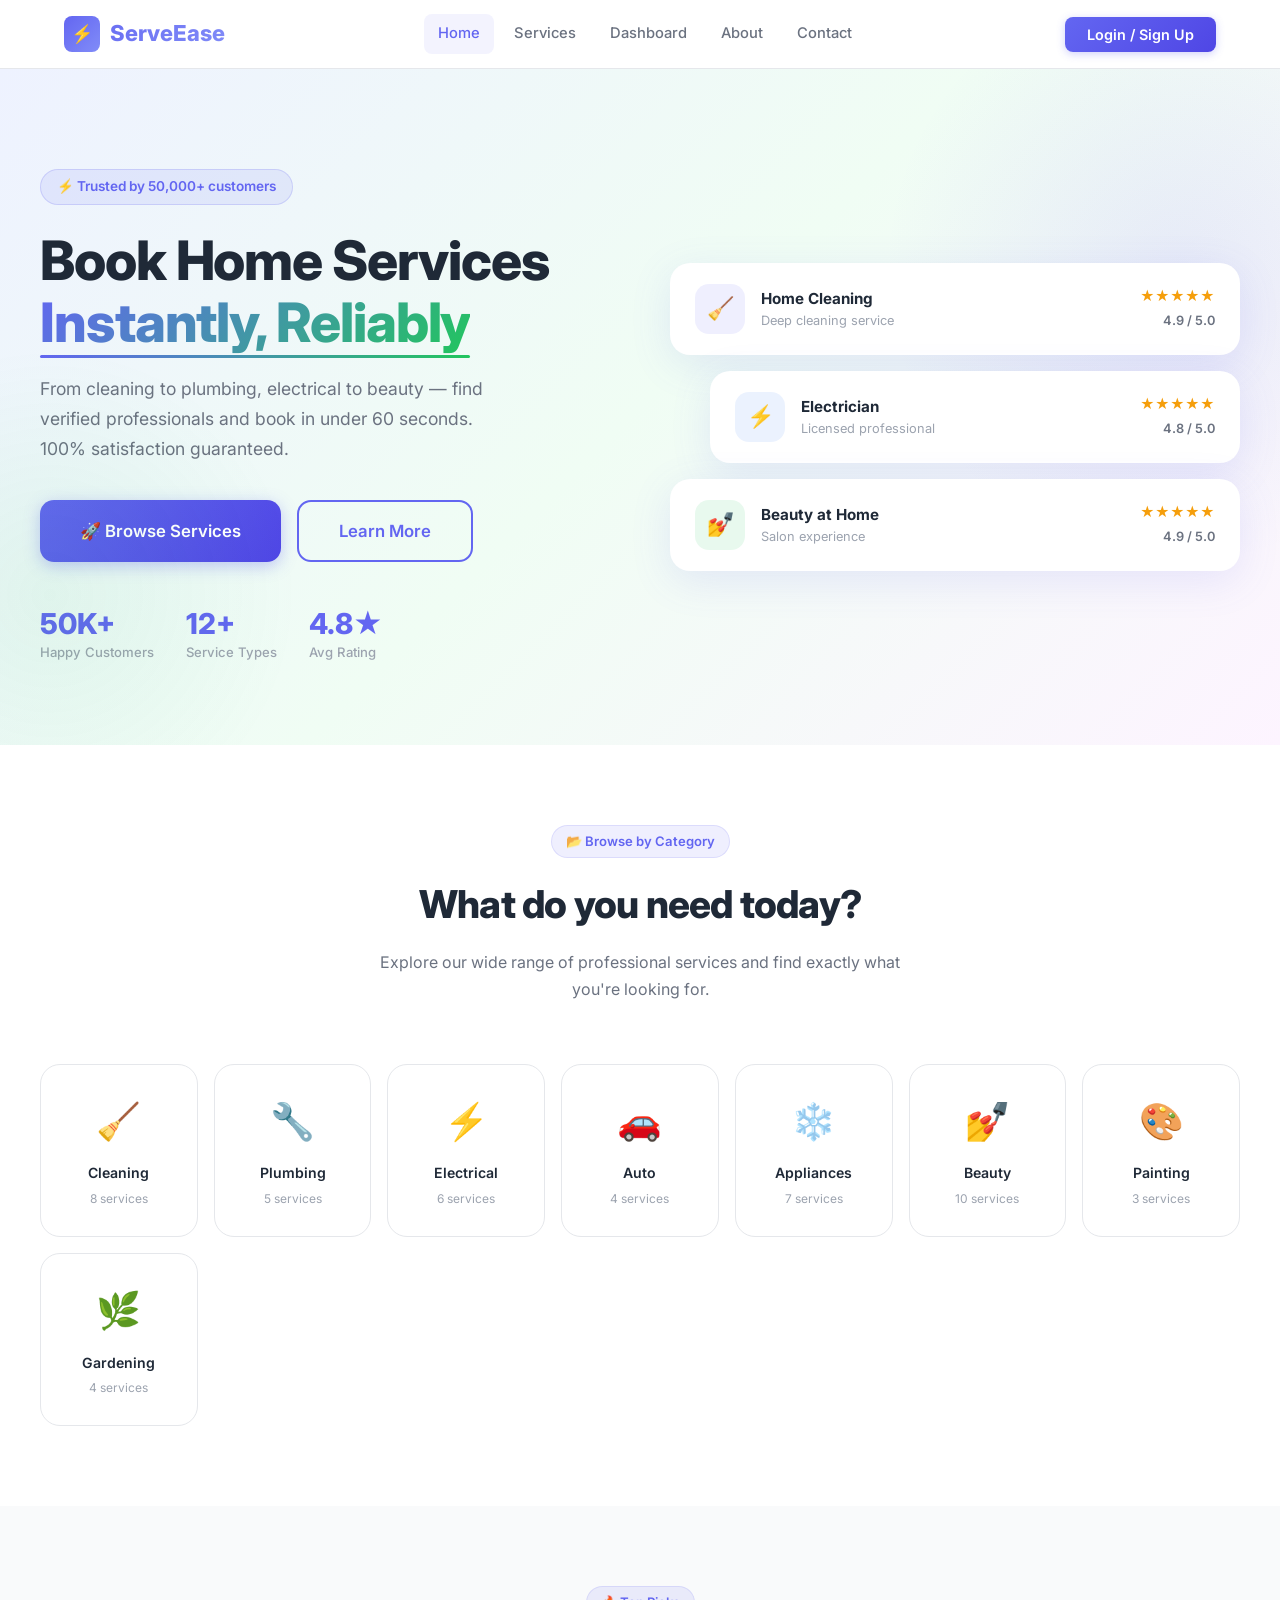
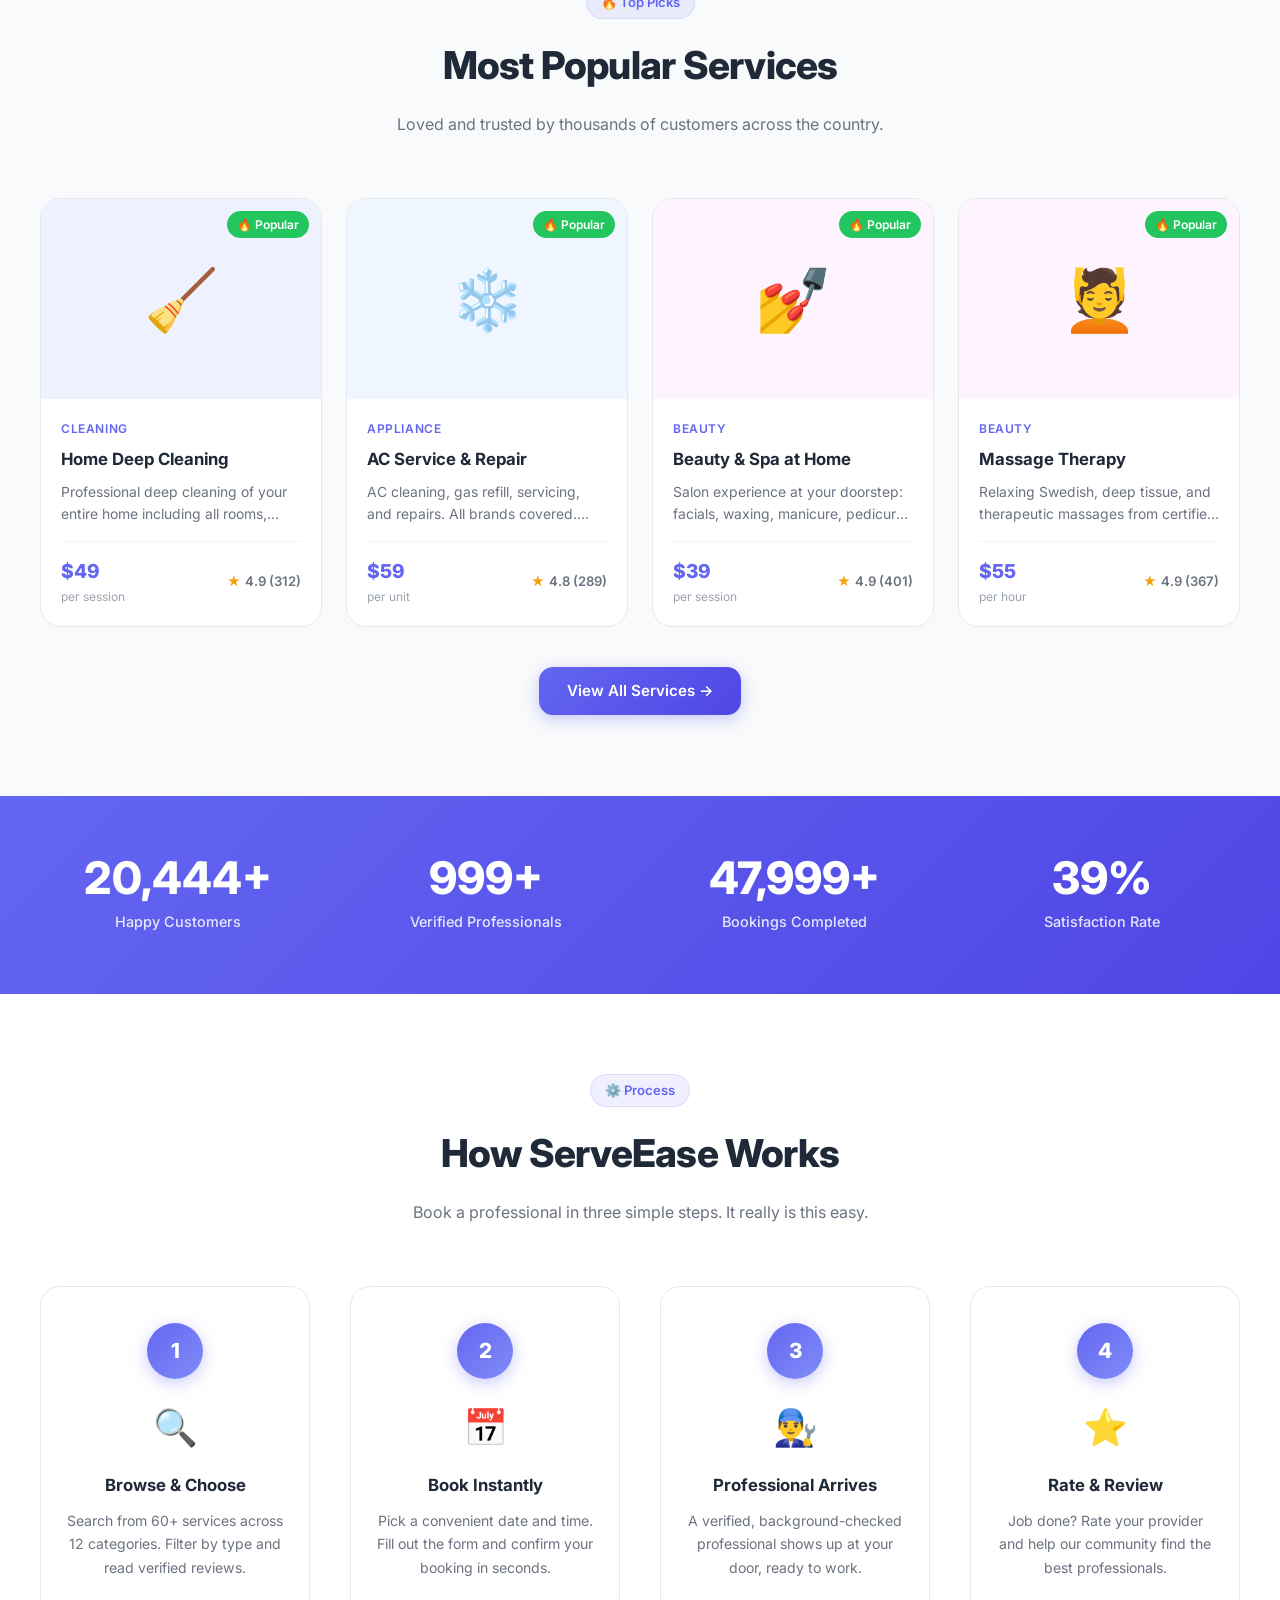
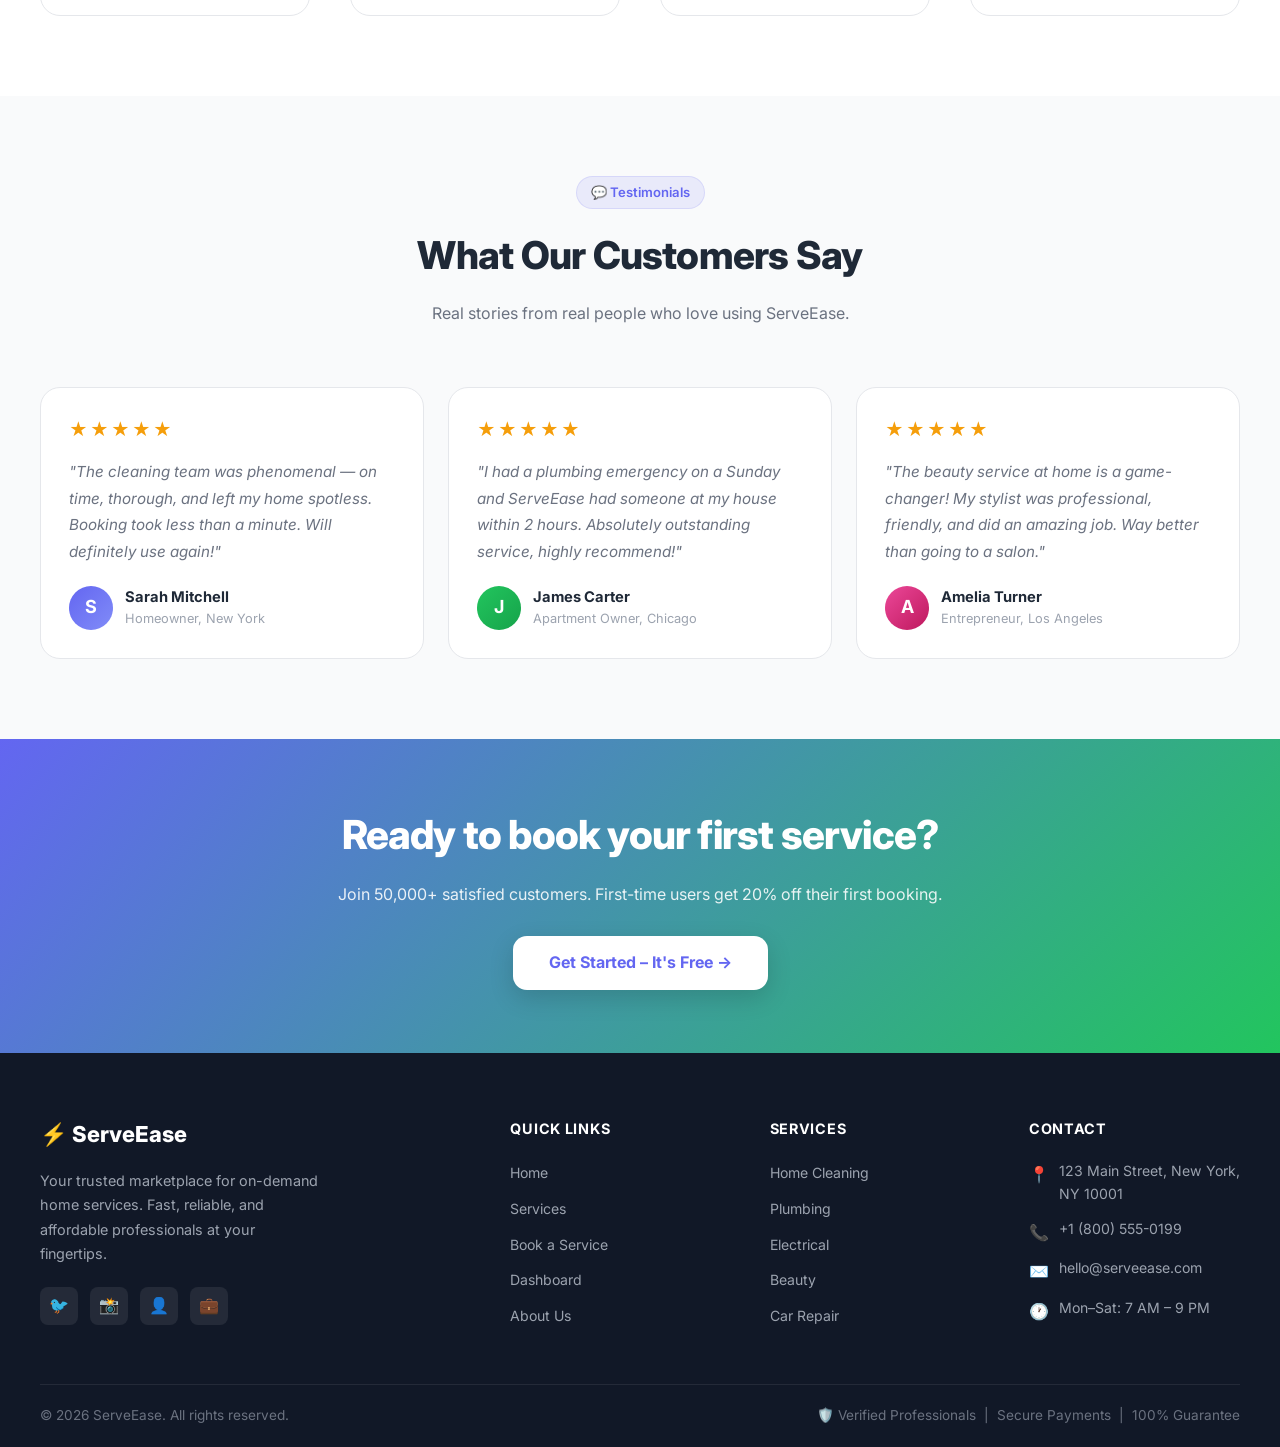
<file: index.html>
<!DOCTYPE html>
<html lang="en">
<head>
  <meta charset="UTF-8" />
  <meta name="viewport" content="width=device-width, initial-scale=1.0" />
  <title>ServeEase – Book Home Services Instantly</title>
  <meta name="description" content="ServeEase is the fastest way to book trusted home services: cleaning, plumbing, electrical, AC repair, beauty, and more." />
  <link rel="preconnect" href="https://fonts.googleapis.com" />
  <link rel="preconnect" href="https://fonts.gstatic.com" crossorigin />
  <link href="https://fonts.googleapis.com/css2?family=Inter:wght@400;500;600;700;800&display=swap" rel="stylesheet" />
  <link rel="stylesheet" href="./css/style.css?v=1.0.1" />
</head>
<body>

<!-- Page Loader -->
<div id="page-loader">
  <div class="loader-inner">
    <div class="loader-icon-wrap">
      <div class="loader-icon">⚡</div>
      <div class="loader-icon-ring"></div>
    </div>
    <div class="loader-brand">ServeEase</div>
    <div class="loader-tagline">Book home services instantly</div>
    <div class="loader-dots">
      <span></span><span></span><span></span>
    </div>
  </div>
  <div class="loader-progress-bar">
    <div class="loader-progress-fill" id="loader-fill"></div>
  </div>
</div>

<!-- Toast Container -->
<div id="toast-container"></div>

<!-- ====== NAVBAR ====== -->
<nav class="navbar">
  <div class="nav-container">
    <a href="index.html" class="nav-logo">
      <div class="nav-logo-icon">⚡</div>
      ServeEase
    </a>
    <div class="nav-links">
      <a href="index.html" class="active">Home</a>
      <a href="services.html">Services</a>
      <a href="dashboard.html">Dashboard</a>
      <a href="about.html">About</a>
      <a href="contact.html">Contact</a>
    </div>
    <div class="nav-actions">
      <button class="btn-nav-login">Login / Sign Up</button>
    </div>
    <button class="hamburger" aria-label="Toggle menu">
      <span></span><span></span><span></span>
    </button>
  </div>
  <div class="mobile-menu">
    <a href="index.html" class="active">Home</a>
    <a href="services.html">Services</a>
    <a href="dashboard.html">Dashboard</a>
    <a href="about.html">About</a>
    <a href="contact.html">Contact</a>
    <button class="btn btn-primary btn-sm mt-8 mobile-login-btn" style="align-self:flex-start">Login / Sign Up</button>
  </div>
</nav>

<!-- ====== HERO ====== -->
<section class="hero">
  <div class="hero-container">
    <div class="hero-content fade-in-left">
      <div class="hero-badge reveal-up">⚡ Trusted by 50,000+ customers</div>
      <h1 class="hero-title">
        Book Home Services<br />
        <span class="highlight reveal-highlight">Instantly, Reliably</span>
      </h1>
      <p class="hero-desc">
        From cleaning to plumbing, electrical to beauty — find verified professionals and book in under 60 seconds. 100% satisfaction guaranteed.
      </p>
      <div class="hero-actions">
        <a href="services.html" class="btn btn-primary btn-lg">
          🚀 Browse Services
        </a>
        <a href="about.html" class="btn btn-outline btn-lg">Learn More</a>
      </div>
      <div class="hero-stats reveal-up">
        <div class="stat-item">
          <span class="stat-number">50K+</span>
          <span class="stat-label">Happy Customers</span>
        </div>
        <div class="stat-item">
          <span class="stat-number">12+</span>
          <span class="stat-label">Service Types</span>
        </div>
        <div class="stat-item">
          <span class="stat-number">4.8★</span>
          <span class="stat-label">Avg Rating</span>
        </div>
      </div>
    </div>
    <div class="hero-visual fade-in-right">
      <div class="hero-card">
        <div class="hero-card-icon bg-purple-soft">🧹</div>
        <div class="hero-card-info">
          <h4>Home Cleaning</h4>
          <p>Deep cleaning service</p>
        </div>
        <div class="hero-card-rating">
          <div class="stars">★★★★★</div>
          <span>4.9 / 5.0</span>
        </div>
      </div>
      <div class="hero-card">
        <div class="hero-card-icon bg-blue-soft">⚡</div>
        <div class="hero-card-info">
          <h4>Electrician</h4>
          <p>Licensed professional</p>
        </div>
        <div class="hero-card-rating">
          <div class="stars">★★★★★</div>
          <span>4.8 / 5.0</span>
        </div>
      </div>
      <div class="hero-card">
        <div class="hero-card-icon bg-green-soft">💅</div>
        <div class="hero-card-info">
          <h4>Beauty at Home</h4>
          <p>Salon experience</p>
        </div>
        <div class="hero-card-rating">
          <div class="stars">★★★★★</div>
          <span>4.9 / 5.0</span>
        </div>
      </div>
    </div>
  </div>
</section>

<!-- ====== CATEGORIES ====== -->
<section class="section section-alt">
  <div class="section-container">
    <div class="section-header">
      <div class="section-tag reveal-up">📂 Browse by Category</div>
      <h2 class="section-title reveal-up">What do you need today?</h2>
      <p class="section-subtitle reveal-up">Explore our wide range of professional services and find exactly what you're looking for.</p>
    </div>
    <div class="categories-grid">
      <a href="services.html?cat=cleaning" class="category-card fade-in delay-1">
        <span class="cat-icon">🧹</span>
        <div class="cat-name">Cleaning</div>
        <div class="cat-count">8 services</div>
      </a>
      <a href="services.html?cat=plumbing" class="category-card fade-in delay-2">
        <span class="cat-icon">🔧</span>
        <div class="cat-name">Plumbing</div>
        <div class="cat-count">5 services</div>
      </a>
      <a href="services.html?cat=electrical" class="category-card fade-in delay-3">
        <span class="cat-icon">⚡</span>
        <div class="cat-name">Electrical</div>
        <div class="cat-count">6 services</div>
      </a>
      <a href="services.html?cat=auto" class="category-card fade-in delay-4">
        <span class="cat-icon">🚗</span>
        <div class="cat-name">Auto</div>
        <div class="cat-count">4 services</div>
      </a>
      <a href="services.html?cat=appliance" class="category-card fade-in delay-1">
        <span class="cat-icon">❄️</span>
        <div class="cat-name">Appliances</div>
        <div class="cat-count">7 services</div>
      </a>
      <a href="services.html?cat=beauty" class="category-card fade-in delay-2">
        <span class="cat-icon">💅</span>
        <div class="cat-name">Beauty</div>
        <div class="cat-count">10 services</div>
      </a>
      <a href="services.html?cat=painting" class="category-card fade-in delay-3">
        <span class="cat-icon">🎨</span>
        <div class="cat-name">Painting</div>
        <div class="cat-count">3 services</div>
      </a>
      <a href="services.html?cat=gardening" class="category-card fade-in delay-4">
        <span class="cat-icon">🌿</span>
        <div class="cat-name">Gardening</div>
        <div class="cat-count">4 services</div>
      </a>
    </div>
  </div>
</section>

<!-- ====== POPULAR SERVICES ====== -->
<section class="section">
  <div class="section-container">
    <div class="section-header">
      <div class="section-tag reveal-up">🔥 Top Picks</div>
      <h2 class="section-title reveal-up">Most Popular Services</h2>
      <p class="section-subtitle reveal-up">Loved and trusted by thousands of customers across the country.</p>
    </div>
    <div class="services-grid" id="popular-services-grid">
      <!-- Populated by JS -->
    </div>
    <div class="reveal-up" style="text-align:center;margin-top:40px;">
      <a href="services.html" class="btn btn-primary">View All Services →</a>
    </div>
  </div>
</section>

<!-- ====== COUNTERS ====== -->
<section class="counters-section">
  <div class="counters-grid">
    <div class="counter-item fade-in">
      <span class="counter-number" data-target="50000" data-suffix="+">0</span>
      <span class="counter-label">Happy Customers</span>
    </div>
    <div class="counter-item fade-in delay-1">
      <span class="counter-number" data-target="2500" data-suffix="+">0</span>
      <span class="counter-label">Verified Professionals</span>
    </div>
    <div class="counter-item fade-in delay-2">
      <span class="counter-number" data-target="120000" data-suffix="+">0</span>
      <span class="counter-label">Bookings Completed</span>
    </div>
    <div class="counter-item fade-in delay-3">
      <span class="counter-number" data-target="98" data-suffix="%">0</span>
      <span class="counter-label">Satisfaction Rate</span>
    </div>
  </div>
</section>

<!-- ====== HOW IT WORKS ====== -->
<section class="section section-alt">
  <div class="section-container">
    <div class="section-header">
      <div class="section-tag reveal-up">⚙️ Process</div>
      <h2 class="section-title reveal-up">How ServeEase Works</h2>
      <p class="section-subtitle reveal-up">Book a professional in three simple steps. It really is this easy.</p>
    </div>
    <div class="steps-grid">
      <div class="step-card fade-in delay-1">
        <div class="step-number">1</div>
        <span class="step-icon">🔍</span>
        <h3>Browse & Choose</h3>
        <p>Search from 60+ services across 12 categories. Filter by type and read verified reviews.</p>
      </div>
      <div class="step-card fade-in delay-2">
        <div class="step-number">2</div>
        <span class="step-icon">📅</span>
        <h3>Book Instantly</h3>
        <p>Pick a convenient date and time. Fill out the form and confirm your booking in seconds.</p>
      </div>
      <div class="step-card fade-in delay-3">
        <div class="step-number">3</div>
        <span class="step-icon">👨‍🔧</span>
        <h3>Professional Arrives</h3>
        <p>A verified, background-checked professional shows up at your door, ready to work.</p>
      </div>
      <div class="step-card fade-in delay-4">
        <div class="step-number">4</div>
        <span class="step-icon">⭐</span>
        <h3>Rate & Review</h3>
        <p>Job done? Rate your provider and help our community find the best professionals.</p>
      </div>
    </div>
  </div>
</section>

<!-- ====== TESTIMONIALS ====== -->
<section class="section">
  <div class="section-container">
    <div class="section-header">
      <div class="section-tag reveal-up">💬 Testimonials</div>
      <h2 class="section-title reveal-up">What Our Customers Say</h2>
      <p class="section-subtitle reveal-up">Real stories from real people who love using ServeEase.</p>
    </div>
    <div class="testimonials-grid">
      <div class="testimonial-card fade-in delay-1">
        <div class="testimonial-stars">★★★★★</div>
        <p class="testimonial-text">"The cleaning team was phenomenal — on time, thorough, and left my home spotless. Booking took less than a minute. Will definitely use again!"</p>
        <div class="testimonial-author">
          <div class="author-avatar" style="background:linear-gradient(135deg,#6366F1,#818CF8)">S</div>
          <div class="author-info">
            <h4>Sarah Mitchell</h4>
            <p>Homeowner, New York</p>
          </div>
        </div>
      </div>
      <div class="testimonial-card fade-in delay-2">
        <div class="testimonial-stars">★★★★★</div>
        <p class="testimonial-text">"I had a plumbing emergency on a Sunday and ServeEase had someone at my house within 2 hours. Absolutely outstanding service, highly recommend!"</p>
        <div class="testimonial-author">
          <div class="author-avatar" style="background:linear-gradient(135deg,#22C55E,#16A34A)">J</div>
          <div class="author-info">
            <h4>James Carter</h4>
            <p>Apartment Owner, Chicago</p>
          </div>
        </div>
      </div>
      <div class="testimonial-card fade-in delay-3">
        <div class="testimonial-stars">★★★★★</div>
        <p class="testimonial-text">"The beauty service at home is a game-changer! My stylist was professional, friendly, and did an amazing job. Way better than going to a salon."</p>
        <div class="testimonial-author">
          <div class="author-avatar" style="background:linear-gradient(135deg,#EC4899,#BE185D)">A</div>
          <div class="author-info">
            <h4>Amelia Turner</h4>
            <p>Entrepreneur, Los Angeles</p>
          </div>
        </div>
      </div>
    </div>
  </div>
</section>

<!-- ====== CTA BANNER ====== -->
<section style="background:linear-gradient(135deg,#6366F1,#22C55E);padding:64px 24px;text-align:center;">
  <div style="max-width:640px;margin:0 auto;">
    <h2 class="reveal-scale" style="color:white;font-size:clamp(1.8rem,4vw,2.5rem);font-weight:800;margin-bottom:14px;letter-spacing:-0.02em;">
      Ready to book your first service?
    </h2>
    <p class="reveal-up" style="color:rgba(255,255,255,0.88);font-size:1rem;margin-bottom:28px;line-height:1.7;transition-delay:0.15s">
      Join 50,000+ satisfied customers. First-time users get 20% off their first booking.
    </p>
    <a href="services.html" class="btn reveal-up" style="background:white;color:#6366F1;font-weight:700;font-size:1rem;padding:14px 36px;border-radius:14px;box-shadow:0 8px 24px rgba(0,0,0,0.15);transition-delay:0.28s">
      Get Started – It's Free →
    </a>
  </div>
</section>

<!-- ====== FOOTER ====== -->
<footer class="footer">
  <div class="footer-grid">
    <div class="footer-brand">
      <span class="logo">⚡ ServeEase</span>
      <p>Your trusted marketplace for on-demand home services. Fast, reliable, and affordable professionals at your fingertips.</p>
      <div class="footer-social">
        <a class="social-link" href="#" aria-label="Twitter">🐦</a>
        <a class="social-link" href="#" aria-label="Instagram">📸</a>
        <a class="social-link" href="#" aria-label="Facebook">👤</a>
        <a class="social-link" href="#" aria-label="LinkedIn">💼</a>
      </div>
    </div>
    <div class="footer-col">
      <h4>Quick Links</h4>
      <ul>
        <li><a href="index.html">Home</a></li>
        <li><a href="services.html">Services</a></li>
        <li><a href="booking.html">Book a Service</a></li>
        <li><a href="dashboard.html">Dashboard</a></li>
        <li><a href="about.html">About Us</a></li>
      </ul>
    </div>
    <div class="footer-col">
      <h4>Services</h4>
      <ul>
        <li><a href="services.html?cat=cleaning">Home Cleaning</a></li>
        <li><a href="services.html?cat=plumbing">Plumbing</a></li>
        <li><a href="services.html?cat=electrical">Electrical</a></li>
        <li><a href="services.html?cat=beauty">Beauty</a></li>
        <li><a href="services.html?cat=auto">Car Repair</a></li>
      </ul>
    </div>
    <div class="footer-col">
      <h4>Contact</h4>
      <div class="footer-contact-item"><span>📍</span><span>123 Main Street, New York, NY 10001</span></div>
      <div class="footer-contact-item"><span>📞</span><span>+1 (800) 555-0199</span></div>
      <div class="footer-contact-item"><span>✉️</span><span>hello@serveease.com</span></div>
      <div class="footer-contact-item"><span>🕐</span><span>Mon–Sat: 7 AM – 9 PM</span></div>
    </div>
  </div>
  <div class="footer-bottom">
    <span>© 2026 ServeEase. All rights reserved.</span>
    <span>🛡️ Verified Professionals &nbsp;|&nbsp; Secure Payments &nbsp;|&nbsp; 100% Guarantee</span>
  </div>
</footer>

<!-- ====== LOGIN MODAL ====== -->
<div class="modal-overlay" id="login-modal">
  <div class="modal">
    <button class="modal-close" onclick="closeModal('login-modal')">✕</button>
    <div class="modal-icon" style="background:rgba(99,102,241,0.1);">⚡</div>
    <h2>Welcome to ServeEase</h2>
    <p>Sign in to manage your bookings and access exclusive deals.</p>
    <form id="login-form">
      <div class="form-group mb-16">
        <label class="form-label">Email Address</label>
        <input type="email" class="form-input" placeholder="you@example.com" required />
      </div>
      <div class="form-group mb-24">
        <label class="form-label">Password</label>
        <input type="password" class="form-input" placeholder="••••••••" required />
      </div>
      <button type="submit" class="btn btn-primary" style="width:100%;justify-content:center;">Login →</button>
      <p style="text-align:center;margin-top:14px;font-size:0.85rem;color:var(--text-muted);">
        Don't have an account? <a href="#" style="color:var(--primary);font-weight:600;" onclick="showToast('Sign-up coming soon!','info');return false;">Sign up free</a>
      </p>
    </form>
  </div>
</div>

<script src="./js/script.js?v=1.0.1"></script>
</body>
</html>
</file>
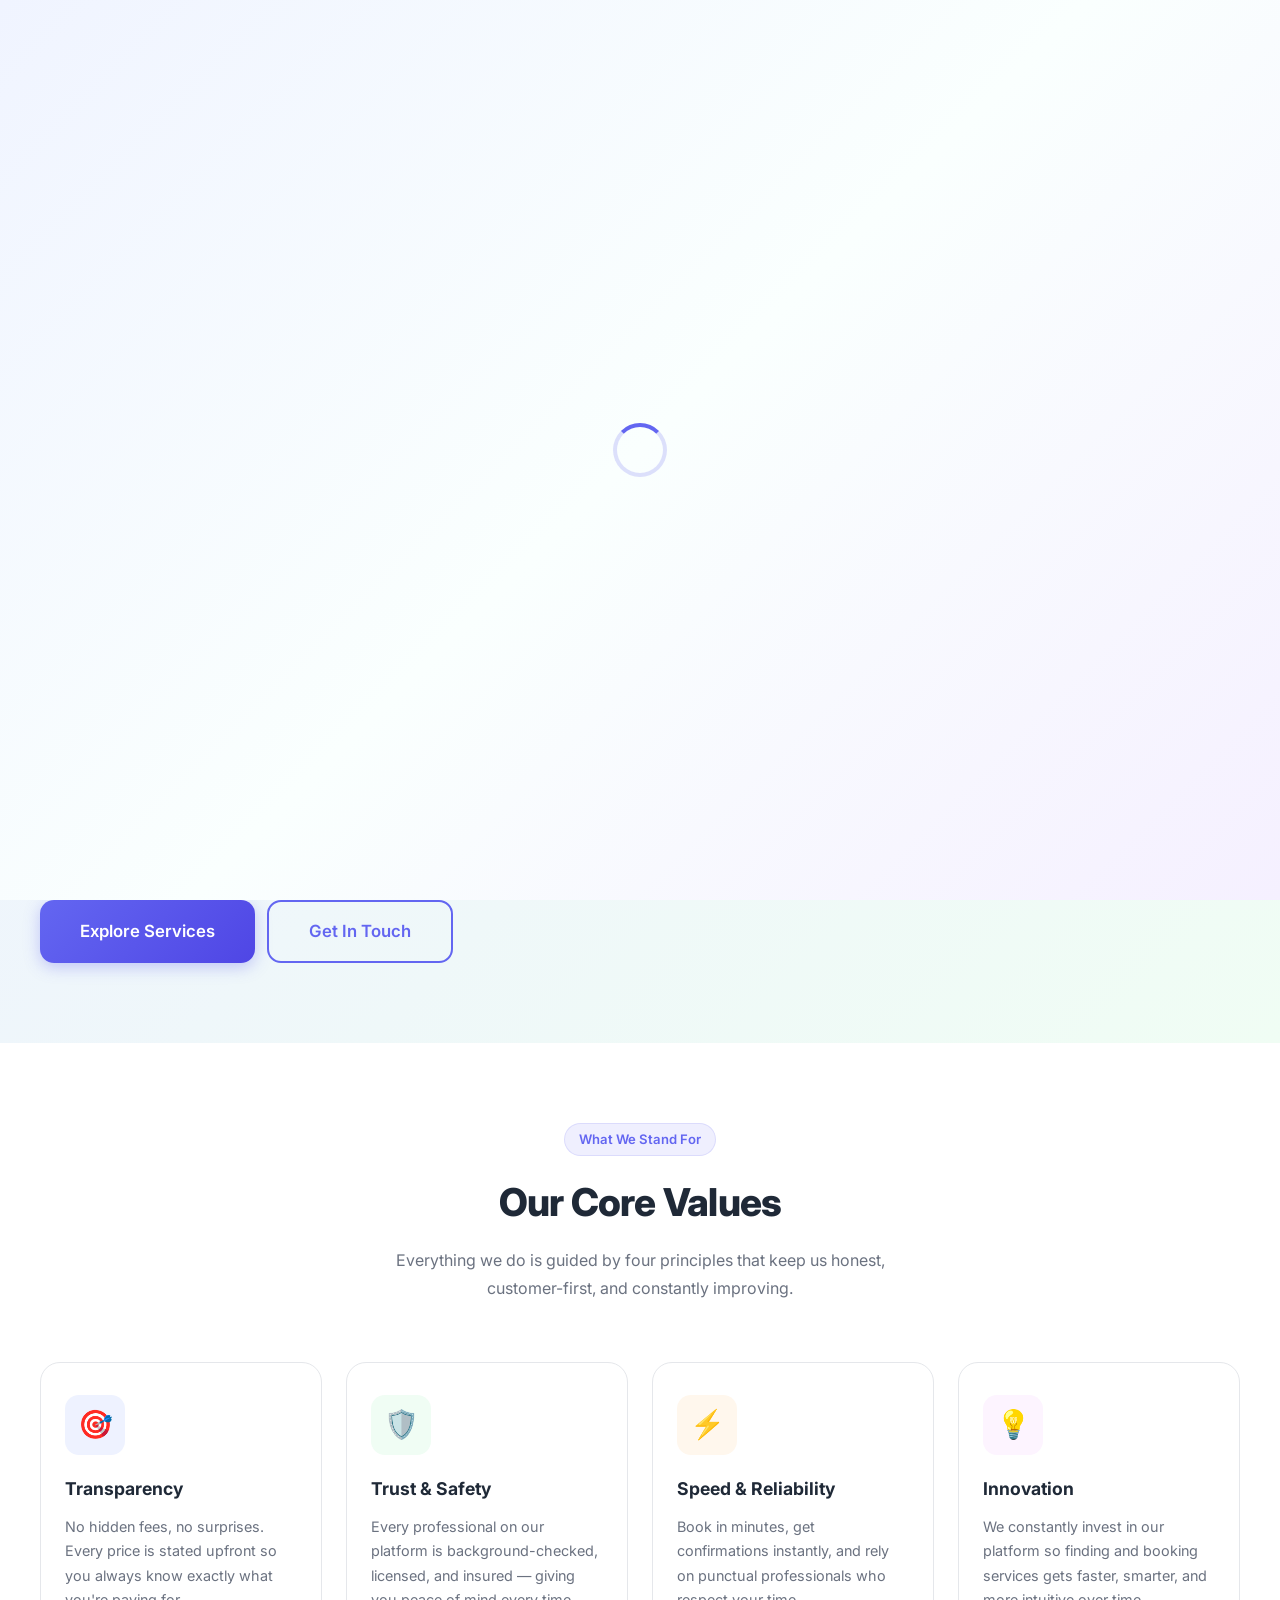
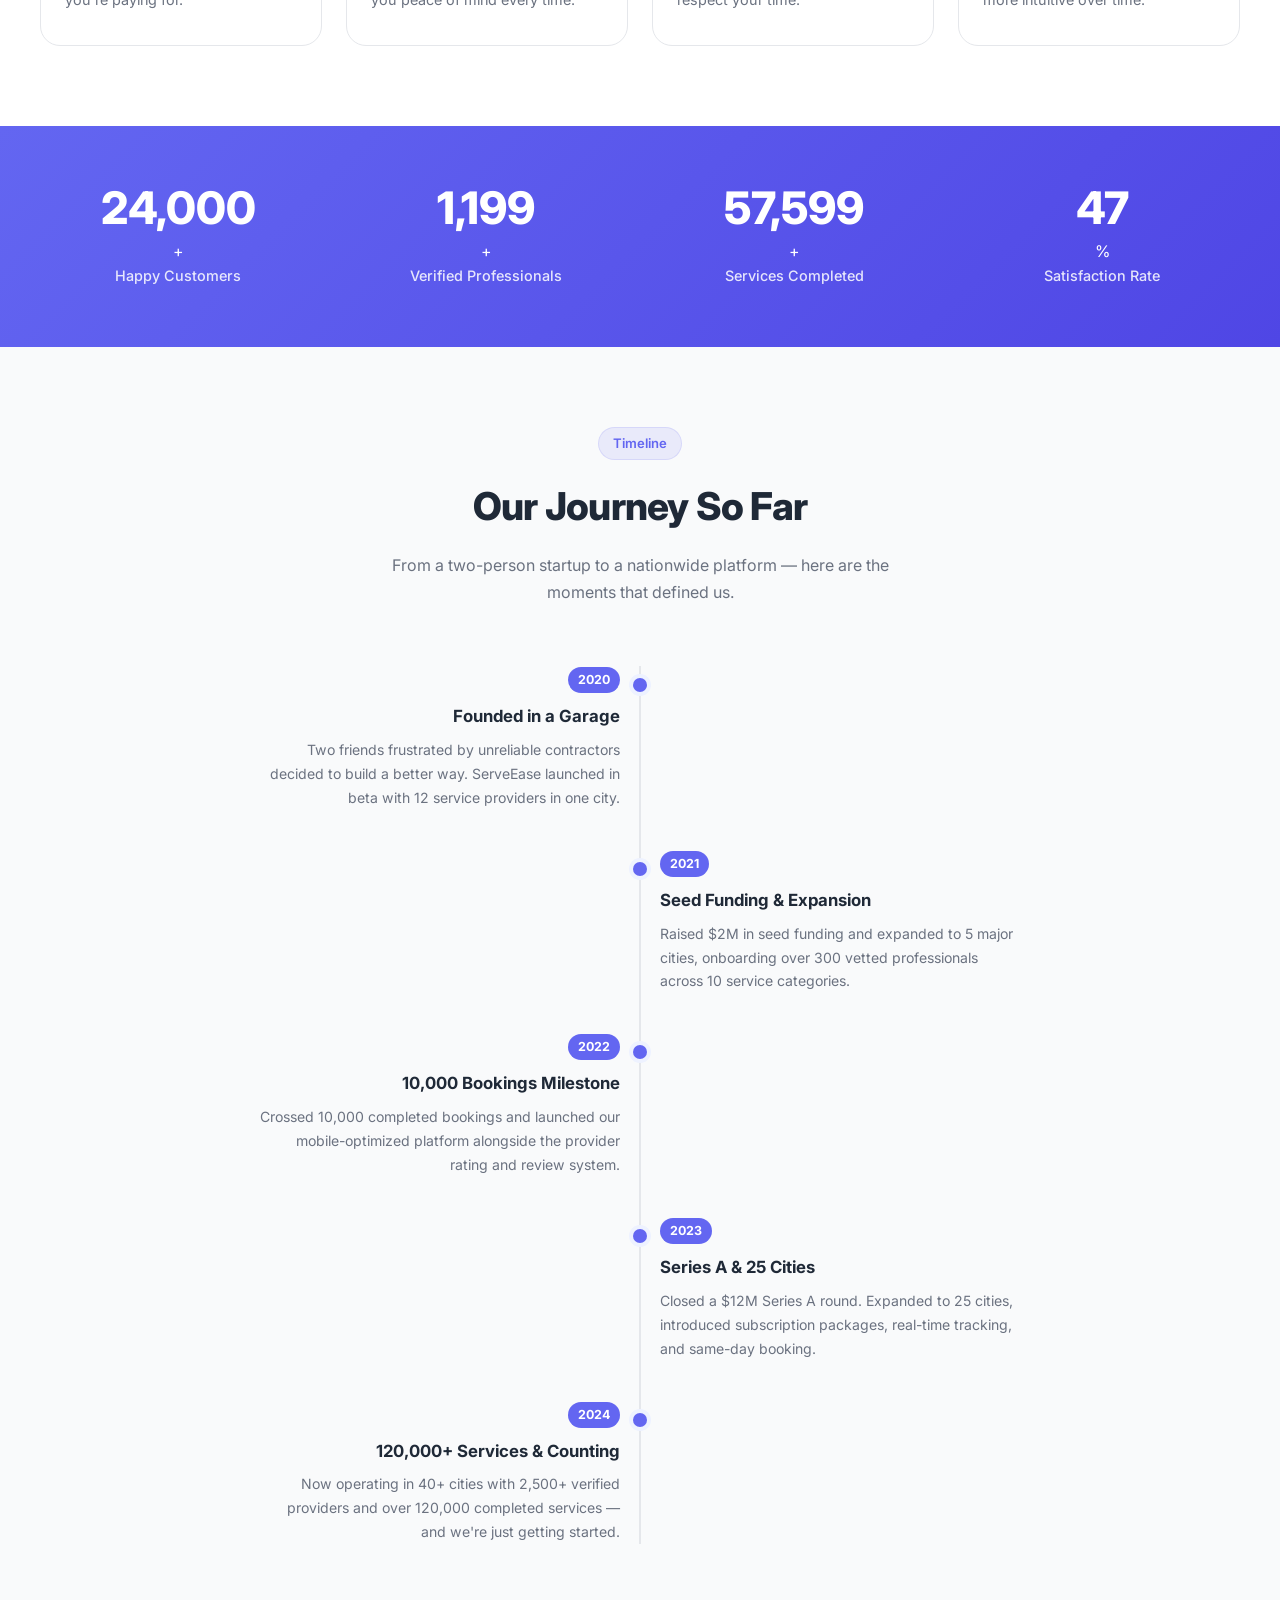
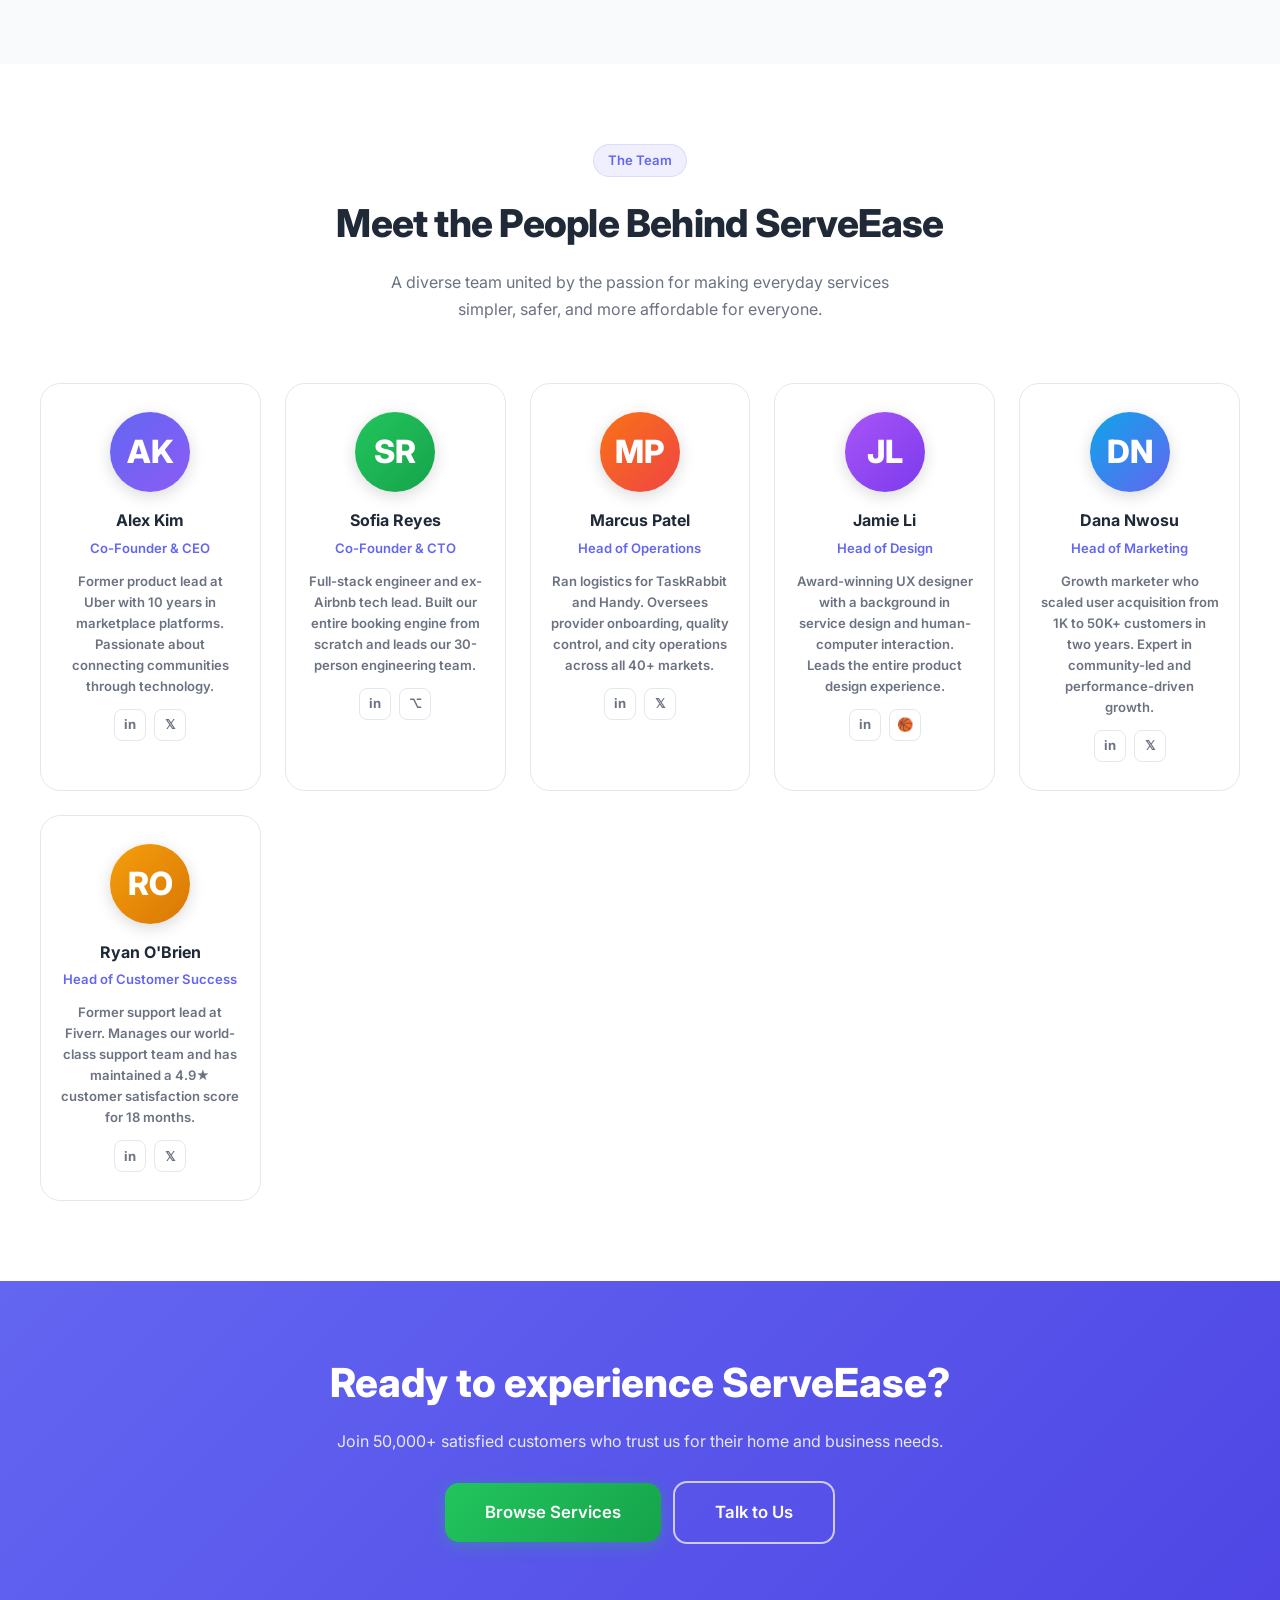
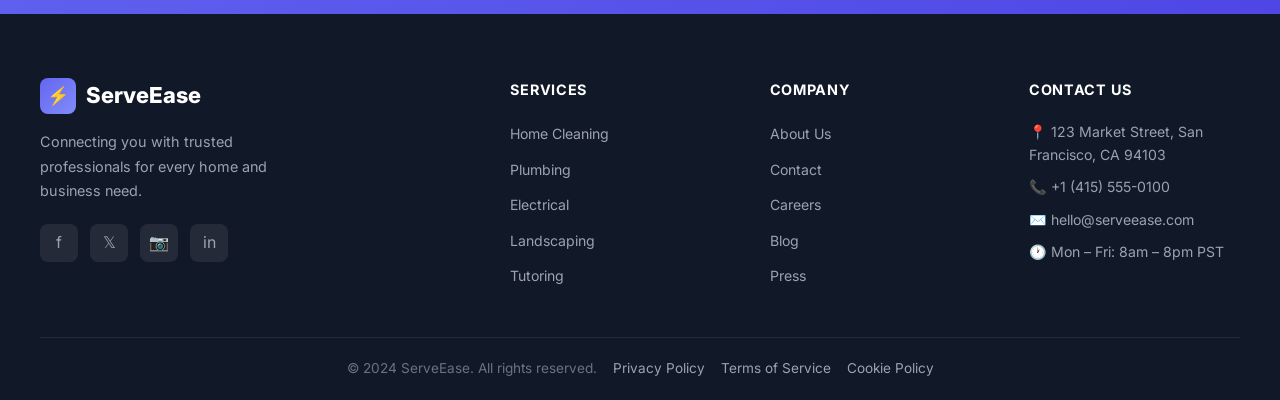
<file: about.html>
<!DOCTYPE html>
<html lang="en">
  <head>
    <meta charset="UTF-8" />
    <meta name="viewport" content="width=device-width, initial-scale=1.0" />
    <title>About Us – ServeEase</title>
    <link rel="preconnect" href="https://fonts.googleapis.com" />
    <link rel="preconnect" href="https://fonts.gstatic.com" crossorigin />
    <link
      href="https://fonts.googleapis.com/css2?family=Inter:wght@400;500;600;700;800&display=swap"
      rel="stylesheet"
    />
    <link rel="stylesheet" href="./css/style.css?v=1.0.1" />
  </head>
  <body>
    <!-- Page Loader -->
    <div class="loader-overlay" id="loader">
      <div class="loader-spinner"></div>
    </div>

    <!-- Toast Container -->
    <div class="toast-container" id="toast-container"></div>

    <!-- ===== NAVBAR ===== -->
    <nav class="navbar" id="navbar">
      <div class="nav-container">
        <a href="index.html" class="nav-logo">
          <span class="logo-icon">⚡</span>ServeEase
        </a>

        <ul class="nav-links" id="nav-links">
          <li><a href="index.html">Home</a></li>
          <li><a href="services.html">Services</a></li>
          <li><a href="about.html" class="active">About</a></li>
          <li><a href="contact.html">Contact</a></li>
          <li>
            <a href="booking.html" class="btn btn-primary btn-sm">Book Now</a>
          </li>
        </ul>

        <div class="nav-actions">
          <button class="btn btn-ghost btn-sm" id="login-btn">Login</button>
          <button class="hamburger" id="hamburger" aria-label="Toggle menu">
            <span></span><span></span><span></span>
          </button>
        </div>
      </div>

      <!-- Mobile Menu -->
      <div class="mobile-menu" id="mobile-menu">
        <ul>
          <li><a href="index.html">Home</a></li>
          <li><a href="services.html">Services</a></li>
          <li><a href="about.html">About</a></li>
          <li><a href="contact.html">Contact</a></li>
          <li><a href="booking.html">Book Now</a></li>
          <li><a href="#" id="mobile-login-btn">Login</a></li>
        </ul>
      </div>
    </nav>

    <!-- ===== PAGE HEADER ===== -->
    <section class="page-header">
      <div class="container">
        <h1 class="page-header-title">About Us</h1>
        <nav class="breadcrumb" aria-label="Breadcrumb">
          <ol>
            <li><a href="index.html">Home</a></li>
            <li aria-hidden="true">›</li>
            <li aria-current="page">About</li>
          </ol>
        </nav>
      </div>
    </section>

    <!-- ===== ABOUT HERO ===== -->
    <section class="about-hero">
      <div class="about-hero-container">
        <div class="about-hero-content fade-in">
          <span class="section-tag">Our Story</span>
          <h2 class="section-title" style="text-align:left; max-width:520px;">
            We're on a mission to make quality services accessible to everyone
          </h2>
          <p class="about-hero-text">
            ServeEase was founded in 2020 with a simple idea: connecting skilled
            professionals with the people who need them should be effortless, transparent,
            and fair for everyone involved. We've grown from a small startup into a
            trusted platform serving thousands of homes and businesses every day.
          </p>
          <p class="about-hero-text">
            Whether you need a plumber at 7am or a photographer for the weekend,
            our vetted network of service providers has you covered — with upfront
            pricing, real reviews, and seamless booking in just a few clicks.
          </p>
          <div class="about-hero-btns">
            <a href="services.html" class="btn btn-primary btn-lg">Explore Services</a>
            <a href="contact.html" class="btn btn-outline btn-lg">Get In Touch</a>
          </div>
        </div>

        <div class="about-visual fade-in delay-2">
          <div class="about-visual-card">
            <div class="about-visual-icon">🚀</div>
            <div class="about-visual-number">2020</div>
            <div class="about-visual-label">Founded</div>
          </div>
          <div class="about-visual-card">
            <div class="about-visual-icon">🌍</div>
            <div class="about-visual-number">40+</div>
            <div class="about-visual-label">Cities Served</div>
          </div>
          <div class="about-visual-card">
            <div class="about-visual-icon">🤝</div>
            <div class="about-visual-number">2,500+</div>
            <div class="about-visual-label">Pro Providers</div>
          </div>
          <div class="about-visual-card">
            <div class="about-visual-icon">⭐</div>
            <div class="about-visual-number">4.9</div>
            <div class="about-visual-label">Avg. Rating</div>
          </div>
        </div>
      </div>
    </section>

    <!-- ===== MISSION & VALUES ===== -->
    <section class="section" style="background: var(--surface);">
      <div class="container">
        <div class="section-header fade-in">
          <span class="section-tag">What We Stand For</span>
          <h2 class="section-title">Our Core Values</h2>
          <p class="section-subtitle">
            Everything we do is guided by four principles that keep us honest,
            customer-first, and constantly improving.
          </p>
        </div>

        <div class="values-grid">
          <div class="value-card fade-in delay-1">
            <div class="value-icon" style="background: #EEF2FF; color: #6366F1;">🎯</div>
            <h3 class="value-title">Transparency</h3>
            <p class="value-text">
              No hidden fees, no surprises. Every price is stated upfront so you
              always know exactly what you're paying for.
            </p>
          </div>

          <div class="value-card fade-in delay-2">
            <div class="value-icon" style="background: #F0FDF4; color: #22C55E;">🛡️</div>
            <h3 class="value-title">Trust & Safety</h3>
            <p class="value-text">
              Every professional on our platform is background-checked, licensed,
              and insured — giving you peace of mind every time.
            </p>
          </div>

          <div class="value-card fade-in delay-3">
            <div class="value-icon" style="background: #FFF7ED; color: #F97316;">⚡</div>
            <h3 class="value-title">Speed & Reliability</h3>
            <p class="value-text">
              Book in minutes, get confirmations instantly, and rely on punctual
              professionals who respect your time.
            </p>
          </div>

          <div class="value-card fade-in delay-4">
            <div class="value-icon" style="background: #FDF4FF; color: #A855F7;">💡</div>
            <h3 class="value-title">Innovation</h3>
            <p class="value-text">
              We constantly invest in our platform so finding and booking services
              gets faster, smarter, and more intuitive over time.
            </p>
          </div>
        </div>
      </div>
    </section>

    <!-- ===== ANIMATED COUNTERS ===== -->
    <section class="counters-section">
      <div class="container">
        <div class="counters-grid">
          <div class="counter-item fade-in">
            <div class="counter-number" data-target="50000">0</div>
            <div class="counter-suffix">+</div>
            <div class="counter-label">Happy Customers</div>
          </div>
          <div class="counter-item fade-in delay-1">
            <div class="counter-number" data-target="2500">0</div>
            <div class="counter-suffix">+</div>
            <div class="counter-label">Verified Professionals</div>
          </div>
          <div class="counter-item fade-in delay-2">
            <div class="counter-number" data-target="120000">0</div>
            <div class="counter-suffix">+</div>
            <div class="counter-label">Services Completed</div>
          </div>
          <div class="counter-item fade-in delay-3">
            <div class="counter-number" data-target="98">0</div>
            <div class="counter-suffix">%</div>
            <div class="counter-label">Satisfaction Rate</div>
          </div>
        </div>
      </div>
    </section>

    <!-- ===== OUR JOURNEY ===== -->
    <section class="section">
      <div class="container">
        <div class="section-header fade-in">
          <span class="section-tag">Timeline</span>
          <h2 class="section-title">Our Journey So Far</h2>
          <p class="section-subtitle">
            From a two-person startup to a nationwide platform — here are the moments that
            defined us.
          </p>
        </div>

        <div class="timeline">
          <div class="timeline-item fade-in-left">
            <div class="timeline-dot"></div>
            <div class="timeline-content">
              <span class="timeline-year">2020</span>
              <h3 class="timeline-title">Founded in a Garage</h3>
              <p class="timeline-text">
                Two friends frustrated by unreliable contractors decided to build
                a better way. ServeEase launched in beta with 12 service providers
                in one city.
              </p>
            </div>
          </div>

          <div class="timeline-item fade-in-right">
            <div class="timeline-dot"></div>
            <div class="timeline-content">
              <span class="timeline-year">2021</span>
              <h3 class="timeline-title">Seed Funding & Expansion</h3>
              <p class="timeline-text">
                Raised $2M in seed funding and expanded to 5 major cities, onboarding
                over 300 vetted professionals across 10 service categories.
              </p>
            </div>
          </div>

          <div class="timeline-item fade-in-left">
            <div class="timeline-dot"></div>
            <div class="timeline-content">
              <span class="timeline-year">2022</span>
              <h3 class="timeline-title">10,000 Bookings Milestone</h3>
              <p class="timeline-text">
                Crossed 10,000 completed bookings and launched our mobile-optimized
                platform alongside the provider rating and review system.
              </p>
            </div>
          </div>

          <div class="timeline-item fade-in-right">
            <div class="timeline-dot"></div>
            <div class="timeline-content">
              <span class="timeline-year">2023</span>
              <h3 class="timeline-title">Series A & 25 Cities</h3>
              <p class="timeline-text">
                Closed a $12M Series A round. Expanded to 25 cities, introduced
                subscription packages, real-time tracking, and same-day booking.
              </p>
            </div>
          </div>

          <div class="timeline-item fade-in-left">
            <div class="timeline-dot"></div>
            <div class="timeline-content">
              <span class="timeline-year">2024</span>
              <h3 class="timeline-title">120,000+ Services & Counting</h3>
              <p class="timeline-text">
                Now operating in 40+ cities with 2,500+ verified providers and
                over 120,000 completed services — and we're just getting started.
              </p>
            </div>
          </div>
        </div>
      </div>
    </section>

    <!-- ===== TEAM ===== -->
    <section class="section" style="background: var(--surface);">
      <div class="container">
        <div class="section-header fade-in">
          <span class="section-tag">The Team</span>
          <h2 class="section-title">Meet the People Behind ServeEase</h2>
          <p class="section-subtitle">
            A diverse team united by the passion for making everyday services simpler,
            safer, and more affordable for everyone.
          </p>
        </div>

        <div class="team-grid">
          <div class="team-card fade-in delay-1">
            <div class="team-avatar" style="background: linear-gradient(135deg, #6366F1, #8B5CF6);">AK</div>
            <div class="team-info">
              <h3 class="team-name">Alex Kim</h3>
              <span class="team-role">Co-Founder & CEO</span>
              <p class="team-bio">
                Former product lead at Uber with 10 years in marketplace platforms.
                Passionate about connecting communities through technology.
              </p>
              <div class="team-social">
                <a href="#" aria-label="LinkedIn">in</a>
                <a href="#" aria-label="Twitter">𝕏</a>
              </div>
            </div>
          </div>

          <div class="team-card fade-in delay-2">
            <div class="team-avatar" style="background: linear-gradient(135deg, #22C55E, #16A34A);">SR</div>
            <div class="team-info">
              <h3 class="team-name">Sofia Reyes</h3>
              <span class="team-role">Co-Founder & CTO</span>
              <p class="team-bio">
                Full-stack engineer and ex-Airbnb tech lead. Built our entire booking
                engine from scratch and leads our 30-person engineering team.
              </p>
              <div class="team-social">
                <a href="#" aria-label="LinkedIn">in</a>
                <a href="#" aria-label="GitHub">⌥</a>
              </div>
            </div>
          </div>

          <div class="team-card fade-in delay-3">
            <div class="team-avatar" style="background: linear-gradient(135deg, #F97316, #EF4444);">MP</div>
            <div class="team-info">
              <h3 class="team-name">Marcus Patel</h3>
              <span class="team-role">Head of Operations</span>
              <p class="team-bio">
                Ran logistics for TaskRabbit and Handy. Oversees provider onboarding,
                quality control, and city operations across all 40+ markets.
              </p>
              <div class="team-social">
                <a href="#" aria-label="LinkedIn">in</a>
                <a href="#" aria-label="Twitter">𝕏</a>
              </div>
            </div>
          </div>

          <div class="team-card fade-in delay-4">
            <div class="team-avatar" style="background: linear-gradient(135deg, #A855F7, #7C3AED);">JL</div>
            <div class="team-info">
              <h3 class="team-name">Jamie Li</h3>
              <span class="team-role">Head of Design</span>
              <p class="team-bio">
                Award-winning UX designer with a background in service design and
                human-computer interaction. Leads the entire product design experience.
              </p>
              <div class="team-social">
                <a href="#" aria-label="LinkedIn">in</a>
                <a href="#" aria-label="Dribbble">🏀</a>
              </div>
            </div>
          </div>

          <div class="team-card fade-in delay-1">
            <div class="team-avatar" style="background: linear-gradient(135deg, #0EA5E9, #6366F1);">DN</div>
            <div class="team-info">
              <h3 class="team-name">Dana Nwosu</h3>
              <span class="team-role">Head of Marketing</span>
              <p class="team-bio">
                Growth marketer who scaled user acquisition from 1K to 50K+ customers
                in two years. Expert in community-led and performance-driven growth.
              </p>
              <div class="team-social">
                <a href="#" aria-label="LinkedIn">in</a>
                <a href="#" aria-label="Twitter">𝕏</a>
              </div>
            </div>
          </div>

          <div class="team-card fade-in delay-2">
            <div class="team-avatar" style="background: linear-gradient(135deg, #F59E0B, #D97706);">RO</div>
            <div class="team-info">
              <h3 class="team-name">Ryan O'Brien</h3>
              <span class="team-role">Head of Customer Success</span>
              <p class="team-bio">
                Former support lead at Fiverr. Manages our world-class support team
                and has maintained a 4.9★ customer satisfaction score for 18 months.
              </p>
              <div class="team-social">
                <a href="#" aria-label="LinkedIn">in</a>
                <a href="#" aria-label="Twitter">𝕏</a>
              </div>
            </div>
          </div>
        </div>
      </div>
    </section>

    <!-- ===== CTA ===== -->
    <section class="cta-section">
      <div class="container">
        <div class="cta-content fade-in">
          <h2 class="cta-title">Ready to experience ServeEase?</h2>
          <p class="cta-subtitle">
            Join 50,000+ satisfied customers who trust us for their home and business needs.
          </p>
          <div class="cta-btns">
            <a href="services.html" class="btn btn-secondary btn-lg">Browse Services</a>
            <a href="contact.html" class="btn btn-outline-white btn-lg">Talk to Us</a>
          </div>
        </div>
      </div>
    </section>

    <!-- ===== FOOTER ===== -->
    <footer class="footer">
      <div class="footer-container">
        <div class="footer-brand">
          <a href="index.html" class="footer-logo">
            <span class="logo-icon">⚡</span>ServeEase
          </a>
          <p class="footer-tagline">
            Connecting you with trusted professionals for every home and business need.
          </p>
          <div class="footer-social">
            <a href="#" aria-label="Facebook" class="social-link">f</a>
            <a href="#" aria-label="Twitter" class="social-link">𝕏</a>
            <a href="#" aria-label="Instagram" class="social-link">📷</a>
            <a href="#" aria-label="LinkedIn" class="social-link">in</a>
          </div>
        </div>

        <div class="footer-links">
          <h4 class="footer-heading">Services</h4>
          <ul>
            <li><a href="services.html?cat=cleaning">Home Cleaning</a></li>
            <li><a href="services.html?cat=plumbing">Plumbing</a></li>
            <li><a href="services.html?cat=electrical">Electrical</a></li>
            <li><a href="services.html?cat=landscaping">Landscaping</a></li>
            <li><a href="services.html?cat=tutoring">Tutoring</a></li>
          </ul>
        </div>

        <div class="footer-links">
          <h4 class="footer-heading">Company</h4>
          <ul>
            <li><a href="about.html">About Us</a></li>
            <li><a href="contact.html">Contact</a></li>
            <li><a href="#">Careers</a></li>
            <li><a href="#">Blog</a></li>
            <li><a href="#">Press</a></li>
          </ul>
        </div>

        <div class="footer-links">
          <h4 class="footer-heading">Contact Us</h4>
          <ul class="footer-contact-list">
            <li>📍 123 Market Street, San Francisco, CA 94103</li>
            <li>📞 <a href="tel:+14155550100">+1 (415) 555-0100</a></li>
            <li>✉️ <a href="mailto:hello@serveease.com">hello@serveease.com</a></li>
            <li>🕐 Mon – Fri: 8am – 8pm PST</li>
          </ul>
        </div>
      </div>

      <div class="footer-bottom">
        <div class="footer-bottom-container">
          <p class="footer-copy">&copy; 2024 ServeEase. All rights reserved.</p>
          <div class="footer-legal">
            <a href="#">Privacy Policy</a>
            <a href="#">Terms of Service</a>
            <a href="#">Cookie Policy</a>
          </div>
        </div>
      </div>
    </footer>

    <!-- ===== LOGIN MODAL ===== -->
    <div class="modal-overlay" id="login-modal-overlay" onclick="closeModal('login-modal')"></div>
    <div class="modal" id="login-modal">
      <button class="modal-close" onclick="closeModal('login-modal')" aria-label="Close">&times;</button>
      <div class="modal-header">
        <h2 class="modal-title">Welcome Back</h2>
        <p class="modal-subtitle">Sign in to your ServeEase account</p>
      </div>
      <div class="modal-body">
        <form id="login-form" novalidate>
          <div class="form-group">
            <label class="form-label" for="login-email">Email Address</label>
            <input
              type="email"
              id="login-email"
              class="form-control"
              placeholder="you@example.com"
              autocomplete="email"
            />
          </div>
          <div class="form-group">
            <label class="form-label" for="login-password">Password</label>
            <input
              type="password"
              id="login-password"
              class="form-control"
              placeholder="Enter your password"
              autocomplete="current-password"
            />
          </div>
          <button type="submit" class="btn btn-primary" style="width:100%; margin-top:.5rem;">
            Sign In
          </button>
        </form>
        <p style="text-align:center; margin-top:1rem; font-size:.9rem; color: var(--text-muted);">
          Don't have an account?
          <a href="#" style="color: var(--primary);">Sign up free</a>
        </p>
      </div>
    </div>

    <script src="./js/script.js?v=1.0.1"></script>
  </body>
</html>
</file>
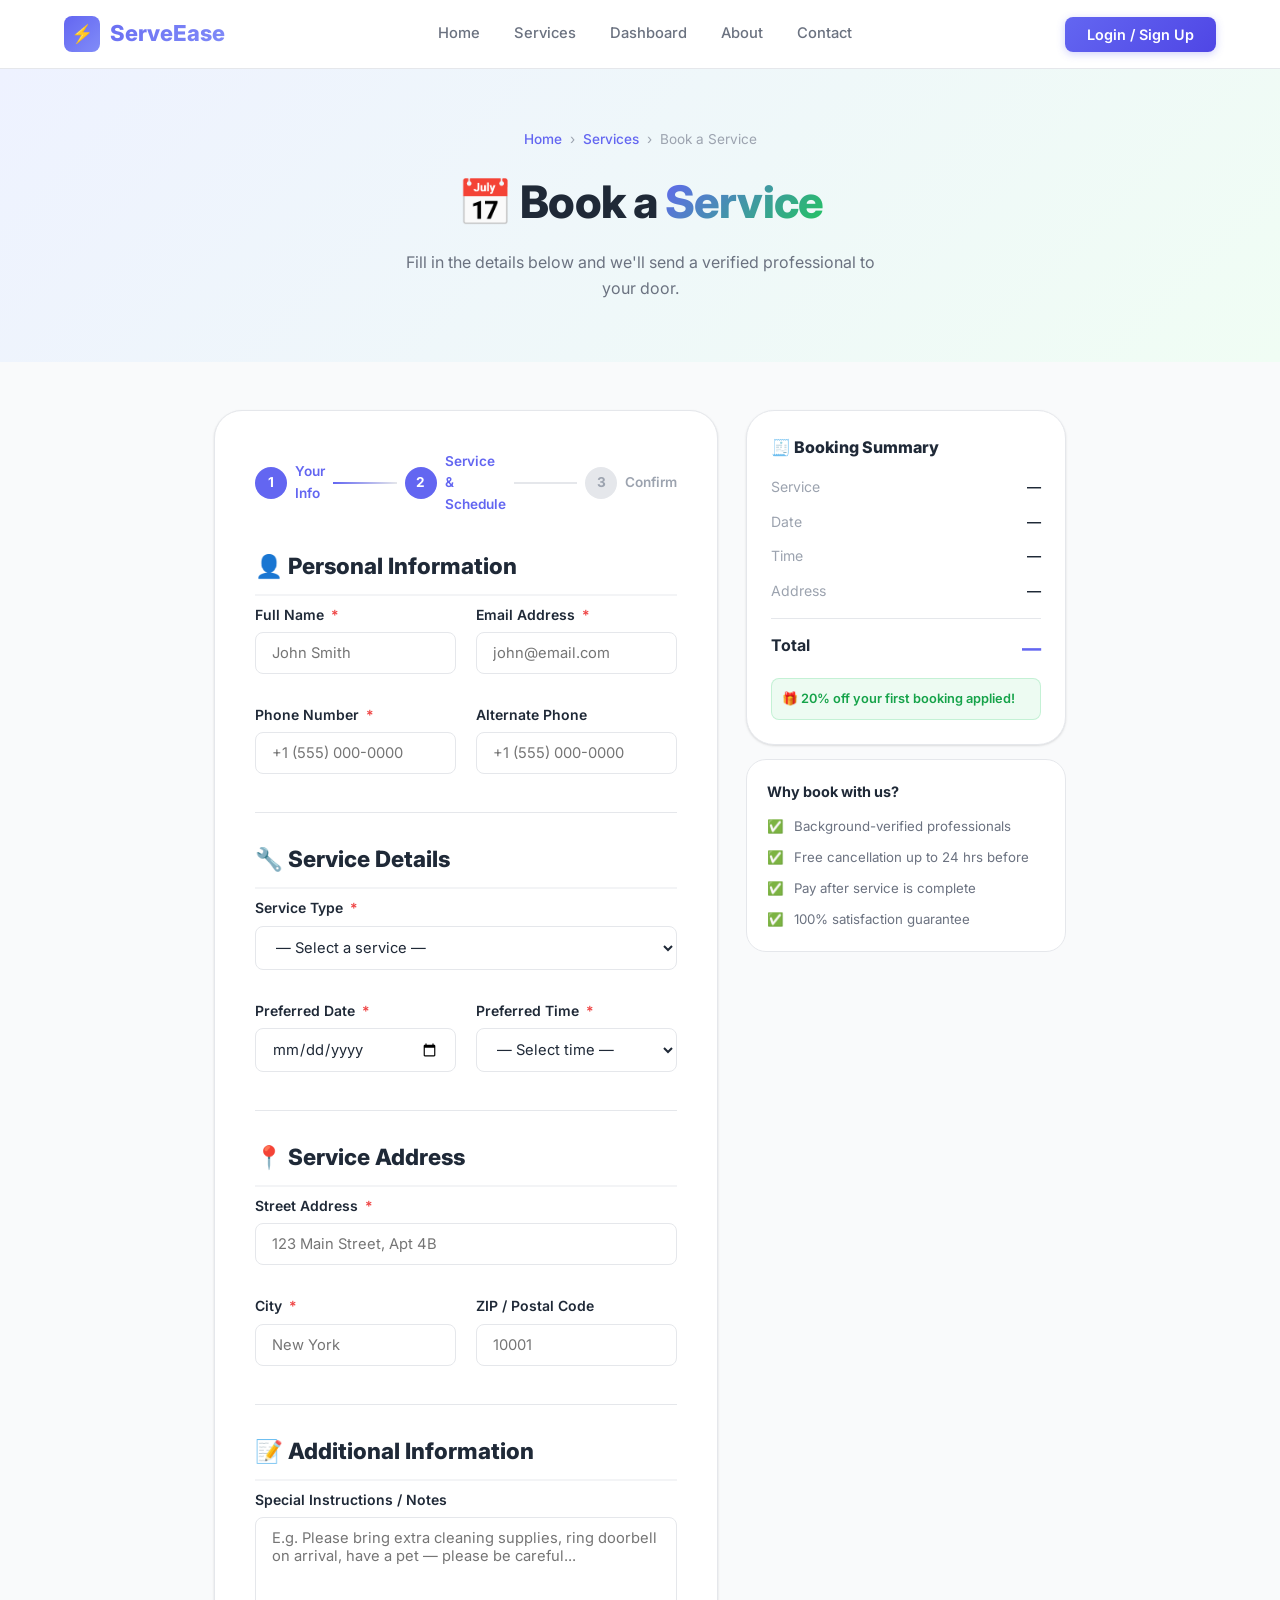
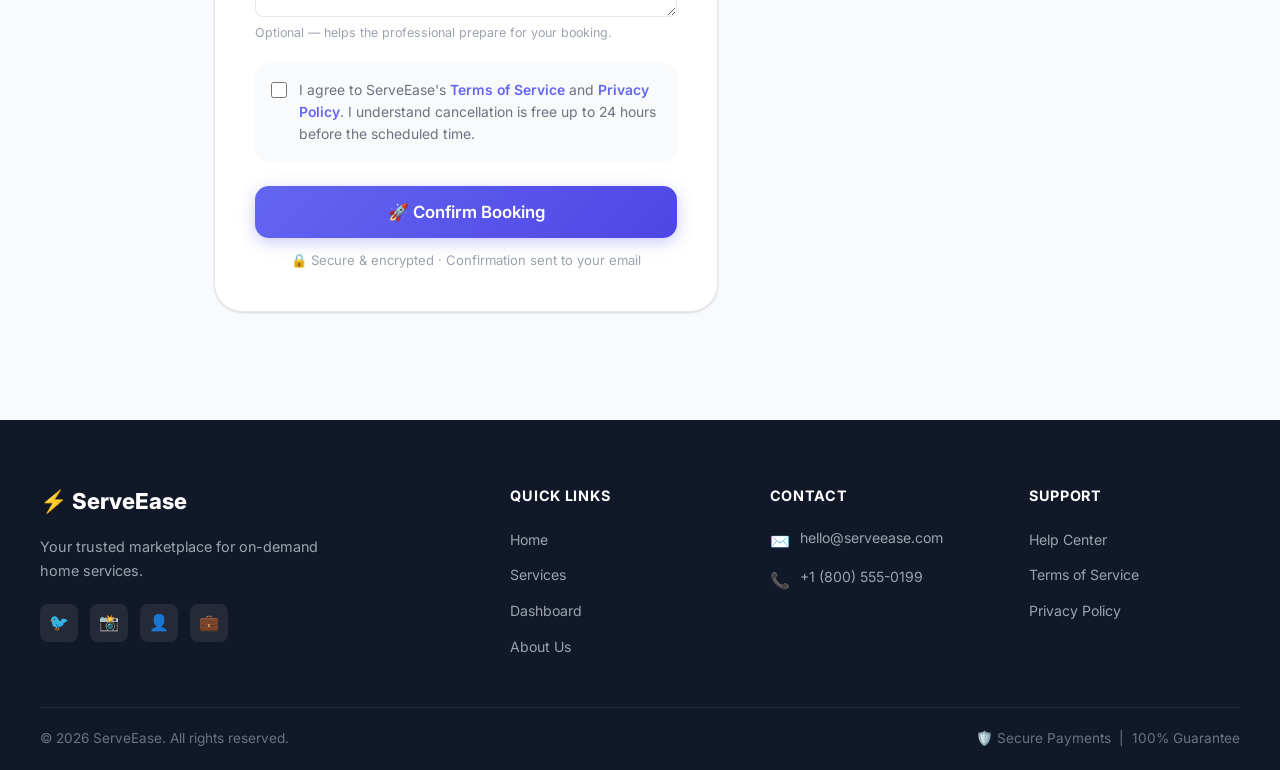
<file: booking.html>
<!DOCTYPE html>
<html lang="en">
<head>
  <meta charset="UTF-8" />
  <meta name="viewport" content="width=device-width, initial-scale=1.0" />
  <title>Book a Service – ServeEase</title>
  <link rel="preconnect" href="https://fonts.googleapis.com" />
  <link rel="preconnect" href="https://fonts.gstatic.com" crossorigin />
  <link href="https://fonts.googleapis.com/css2?family=Inter:wght@400;500;600;700;800&display=swap" rel="stylesheet" />
  <link rel="stylesheet" href="./css/style.css?v=1.0.1" />
</head>
<body>

<div id="page-loader">
  <div class="loader-inner">
    <div class="loader-logo">ServeEase</div>
    <div class="spinner"></div>
  </div>
</div>
<div id="toast-container"></div>

<!-- NAVBAR -->
<nav class="navbar">
  <div class="nav-container">
    <a href="index.html" class="nav-logo">
      <div class="nav-logo-icon">⚡</div>
      ServeEase
    </a>
    <div class="nav-links">
      <a href="index.html">Home</a>
      <a href="services.html">Services</a>
      <a href="dashboard.html">Dashboard</a>
      <a href="about.html">About</a>
      <a href="contact.html">Contact</a>
    </div>
    <div class="nav-actions">
      <button class="btn-nav-login">Login / Sign Up</button>
    </div>
    <button class="hamburger" aria-label="Toggle menu">
      <span></span><span></span><span></span>
    </button>
  </div>
  <div class="mobile-menu">
    <a href="index.html">Home</a>
    <a href="services.html">Services</a>
    <a href="dashboard.html">Dashboard</a>
    <a href="about.html">About</a>
    <a href="contact.html">Contact</a>
    <button class="btn btn-primary btn-sm mt-8 mobile-login-btn" style="align-self:flex-start">Login / Sign Up</button>
  </div>
</nav>

<!-- PAGE HEADER -->
<div class="page-header">
  <div class="page-header-container">
    <div class="breadcrumb">
      <a href="index.html">Home</a>
      <span class="breadcrumb-sep">›</span>
      <a href="services.html">Services</a>
      <span class="breadcrumb-sep">›</span>
      <span>Book a Service</span>
    </div>
    <h1 class="fade-in">📅 Book a <span class="grad-text">Service</span></h1>
    <p class="fade-in delay-1">Fill in the details below and we'll send a verified professional to your door.</p>
  </div>
</div>

<!-- BOOKING FORM -->
<div class="booking-layout">
  <div style="display:grid;grid-template-columns:1fr 320px;gap:28px;align-items:start;">

    <!-- FORM -->
    <div class="form-card fade-in">

      <!-- Step Indicator -->
      <div style="display:flex;align-items:center;gap:0;margin-bottom:32px;">
        <div style="display:flex;align-items:center;gap:8px;flex:1;">
          <div style="width:32px;height:32px;border-radius:50%;background:var(--primary);color:white;display:flex;align-items:center;justify-content:center;font-size:0.85rem;font-weight:700;flex-shrink:0;">1</div>
          <span style="font-size:0.85rem;font-weight:600;color:var(--primary);">Your Info</span>
        </div>
        <div style="flex:1;height:2px;background:linear-gradient(to right,var(--primary),var(--border));margin:0 8px;"></div>
        <div style="display:flex;align-items:center;gap:8px;flex:1;">
          <div style="width:32px;height:32px;border-radius:50%;background:var(--primary);color:white;display:flex;align-items:center;justify-content:center;font-size:0.85rem;font-weight:700;flex-shrink:0;">2</div>
          <span style="font-size:0.85rem;font-weight:600;color:var(--primary);">Service & Schedule</span>
        </div>
        <div style="flex:1;height:2px;background:var(--border);margin:0 8px;"></div>
        <div style="display:flex;align-items:center;gap:8px;flex:1;">
          <div style="width:32px;height:32px;border-radius:50%;background:var(--border);color:var(--text-muted);display:flex;align-items:center;justify-content:center;font-size:0.85rem;font-weight:700;flex-shrink:0;">3</div>
          <span style="font-size:0.85rem;font-weight:600;color:var(--text-muted);">Confirm</span>
        </div>
      </div>

      <form id="booking-form" novalidate>

        <!-- Section 1: Personal Info -->
        <div class="form-section-title">👤 Personal Information</div>
        <div class="form-grid">
          <div class="form-group">
            <label class="form-label" for="booking-name">Full Name <span class="required">*</span></label>
            <input type="text" id="booking-name" class="form-input" placeholder="John Smith" required autocomplete="name" />
            <span class="form-error" id="booking-name-error"></span>
          </div>
          <div class="form-group">
            <label class="form-label" for="booking-email">Email Address <span class="required">*</span></label>
            <input type="email" id="booking-email" class="form-input" placeholder="john@email.com" required autocomplete="email" />
            <span class="form-error" id="booking-email-error"></span>
          </div>
          <div class="form-group">
            <label class="form-label" for="booking-phone">Phone Number <span class="required">*</span></label>
            <input type="tel" id="booking-phone" class="form-input" placeholder="+1 (555) 000-0000" required autocomplete="tel" />
            <span class="form-error" id="booking-phone-error"></span>
          </div>
          <div class="form-group">
            <label class="form-label" for="booking-altphone">Alternate Phone</label>
            <input type="tel" id="booking-altphone" class="form-input" placeholder="+1 (555) 000-0000" autocomplete="tel" />
          </div>
        </div>

        <hr class="form-divider" />

        <!-- Section 2: Service Details -->
        <div class="form-section-title">🔧 Service Details</div>
        <div class="form-grid">
          <div class="form-group full">
            <label class="form-label" for="booking-service">Service Type <span class="required">*</span></label>
            <select id="booking-service" class="form-select" required>
              <option value="">— Select a service —</option>
              <optgroup label="🧹 Cleaning">
                <option value="Home Deep Cleaning">Home Deep Cleaning – $49</option>
                <option value="Pest Control">Pest Control – $89</option>
              </optgroup>
              <optgroup label="🔧 Plumbing">
                <option value="Plumbing Repair">Plumbing Repair – $69</option>
              </optgroup>
              <optgroup label="⚡ Electrical">
                <option value="Electrical Services">Electrical Services – $79</option>
              </optgroup>
              <optgroup label="🚗 Auto">
                <option value="Car Repair & Servicing">Car Repair & Servicing – $99</option>
              </optgroup>
              <optgroup label="❄️ Appliance">
                <option value="AC Service & Repair">AC Service & Repair – $59</option>
                <option value="Appliance Repair">Appliance Repair – $50</option>
              </optgroup>
              <optgroup label="💅 Beauty">
                <option value="Beauty & Spa at Home">Beauty & Spa at Home – $39</option>
                <option value="Massage Therapy">Massage Therapy – $55/hr</option>
              </optgroup>
              <optgroup label="🎨 Other">
                <option value="Painting Services">Painting Services – $129/day</option>
                <option value="Furniture Assembly">Furniture Assembly – $44</option>
                <option value="Garden & Lawn Care">Garden & Lawn Care – $35</option>
              </optgroup>
            </select>
            <span class="form-error" id="booking-service-error"></span>
          </div>
          <div class="form-group">
            <label class="form-label" for="booking-date">Preferred Date <span class="required">*</span></label>
            <input type="date" id="booking-date" class="form-input" required />
            <span class="form-error" id="booking-date-error"></span>
          </div>
          <div class="form-group">
            <label class="form-label" for="booking-time">Preferred Time <span class="required">*</span></label>
            <select id="booking-time" class="form-select" required>
              <option value="">— Select time —</option>
              <option value="07:00 AM">07:00 AM</option>
              <option value="08:00 AM">08:00 AM</option>
              <option value="09:00 AM">09:00 AM</option>
              <option value="10:00 AM">10:00 AM</option>
              <option value="11:00 AM">11:00 AM</option>
              <option value="12:00 PM">12:00 PM</option>
              <option value="01:00 PM">01:00 PM</option>
              <option value="02:00 PM">02:00 PM</option>
              <option value="03:00 PM">03:00 PM</option>
              <option value="04:00 PM">04:00 PM</option>
              <option value="05:00 PM">05:00 PM</option>
              <option value="06:00 PM">06:00 PM</option>
              <option value="07:00 PM">07:00 PM</option>
            </select>
            <span class="form-error" id="booking-time-error"></span>
          </div>
        </div>

        <hr class="form-divider" />

        <!-- Section 3: Address -->
        <div class="form-section-title">📍 Service Address</div>
        <div class="form-grid">
          <div class="form-group full">
            <label class="form-label" for="booking-address">Street Address <span class="required">*</span></label>
            <input type="text" id="booking-address" class="form-input" placeholder="123 Main Street, Apt 4B" required autocomplete="street-address" />
            <span class="form-error" id="booking-address-error"></span>
          </div>
          <div class="form-group">
            <label class="form-label" for="booking-city">City <span class="required">*</span></label>
            <input type="text" id="booking-city" class="form-input" placeholder="New York" required />
            <span class="form-error" id="booking-city-error"></span>
          </div>
          <div class="form-group">
            <label class="form-label" for="booking-zip">ZIP / Postal Code</label>
            <input type="text" id="booking-zip" class="form-input" placeholder="10001" />
          </div>
        </div>

        <hr class="form-divider" />

        <!-- Section 4: Additional Notes -->
        <div class="form-section-title">📝 Additional Information</div>
        <div class="form-group" style="margin-bottom:20px;">
          <label class="form-label" for="booking-notes">Special Instructions / Notes</label>
          <textarea id="booking-notes" class="form-textarea" placeholder="E.g. Please bring extra cleaning supplies, ring doorbell on arrival, have a pet — please be careful..." rows="4"></textarea>
          <span class="form-hint">Optional — helps the professional prepare for your booking.</span>
        </div>

        <!-- Agreement -->
        <div style="display:flex;align-items:flex-start;gap:12px;padding:16px;background:var(--background);border-radius:var(--radius-md);margin-bottom:24px;">
          <input type="checkbox" id="booking-agree" style="margin-top:3px;width:16px;height:16px;accent-color:var(--primary);flex-shrink:0;" required />
          <label for="booking-agree" style="font-size:0.87rem;color:var(--text-secondary);cursor:pointer;line-height:1.6;">
            I agree to ServeEase's <a href="#" style="color:var(--primary);font-weight:600;">Terms of Service</a> and <a href="#" style="color:var(--primary);font-weight:600;">Privacy Policy</a>. I understand cancellation is free up to 24 hours before the scheduled time.
          </label>
        </div>

        <button type="submit" class="btn btn-primary btn-lg" style="width:100%;justify-content:center;">
          🚀 Confirm Booking
        </button>
        <p style="text-align:center;margin-top:12px;font-size:0.82rem;color:var(--text-muted);">
          🔒 Secure & encrypted · Confirmation sent to your email
        </p>
      </form>
    </div>

    <!-- SIDEBAR SUMMARY -->
    <div class="fade-in delay-2" style="position:sticky;top:88px;">
      <div style="background:var(--surface);border-radius:var(--radius-xl);border:1px solid var(--border);padding:24px;box-shadow:var(--shadow-sm);">
        <h3 style="font-weight:800;margin-bottom:16px;font-size:1rem;">🧾 Booking Summary</h3>
        <div style="display:flex;flex-direction:column;gap:12px;padding-bottom:16px;border-bottom:1px solid var(--border);">
          <div style="display:flex;justify-content:space-between;font-size:0.88rem;">
            <span style="color:var(--text-muted);">Service</span>
            <span style="font-weight:600;text-align:right;max-width:140px;" id="summary-service">—</span>
          </div>
          <div style="display:flex;justify-content:space-between;font-size:0.88rem;">
            <span style="color:var(--text-muted);">Date</span>
            <span style="font-weight:600;" id="summary-date">—</span>
          </div>
          <div style="display:flex;justify-content:space-between;font-size:0.88rem;">
            <span style="color:var(--text-muted);">Time</span>
            <span style="font-weight:600;" id="summary-time">—</span>
          </div>
          <div style="display:flex;justify-content:space-between;font-size:0.88rem;">
            <span style="color:var(--text-muted);">Address</span>
            <span style="font-weight:600;text-align:right;max-width:140px;" id="summary-address">—</span>
          </div>
        </div>
        <div style="display:flex;justify-content:space-between;margin-top:14px;font-size:1rem;">
          <span style="font-weight:700;">Total</span>
          <span style="font-weight:800;color:var(--primary);font-size:1.2rem;" id="summary-price">—</span>
        </div>
        <div style="margin-top:14px;padding:10px;background:rgba(34,197,94,0.08);border-radius:var(--radius-sm);border:1px solid rgba(34,197,94,0.2);font-size:0.8rem;color:var(--secondary-dark);font-weight:600;display:flex;align-items:center;gap:6px;">
          🎁 20% off your first booking applied!
        </div>
      </div>

      <!-- Trust signals -->
      <div style="background:var(--surface);border-radius:var(--radius-lg);border:1px solid var(--border);padding:20px;margin-top:14px;">
        <h4 style="font-weight:700;font-size:0.9rem;margin-bottom:12px;">Why book with us?</h4>
        <div style="display:flex;flex-direction:column;gap:10px;">
          <div style="display:flex;gap:10px;font-size:0.83rem;color:var(--text-secondary);align-items:flex-start;">
            <span style="color:var(--secondary);">✅</span> Background-verified professionals
          </div>
          <div style="display:flex;gap:10px;font-size:0.83rem;color:var(--text-secondary);align-items:flex-start;">
            <span style="color:var(--secondary);">✅</span> Free cancellation up to 24 hrs before
          </div>
          <div style="display:flex;gap:10px;font-size:0.83rem;color:var(--text-secondary);align-items:flex-start;">
            <span style="color:var(--secondary);">✅</span> Pay after service is complete
          </div>
          <div style="display:flex;gap:10px;font-size:0.83rem;color:var(--text-secondary);align-items:flex-start;">
            <span style="color:var(--secondary);">✅</span> 100% satisfaction guarantee
          </div>
        </div>
      </div>
    </div>
  </div>
</div>

<!-- BOOKING CONFIRMATION MODAL -->
<div class="modal-overlay" id="booking-modal">
  <div class="modal">
    <button class="modal-close" onclick="closeModal('booking-modal')">✕</button>
    <div class="modal-icon">🎉</div>
    <h2>Booking Confirmed!</h2>
    <p>Your service has been booked successfully. A confirmed professional will be at your door on time.</p>
    <div class="modal-booking-details">
      <div class="modal-detail-row">
        <span class="label">Booking ID</span>
        <span class="value" id="modal-booking-id"></span>
      </div>
      <div class="modal-detail-row">
        <span class="label">Service</span>
        <span class="value" id="modal-service-name"></span>
      </div>
      <div class="modal-detail-row">
        <span class="label">Date</span>
        <span class="value" id="modal-booking-date"></span>
      </div>
      <div class="modal-detail-row">
        <span class="label">Time</span>
        <span class="value" id="modal-booking-time"></span>
      </div>
      <div class="modal-detail-row">
        <span class="label">Customer</span>
        <span class="value" id="modal-booking-name"></span>
      </div>
    </div>
    <div style="display:flex;gap:10px;flex-wrap:wrap;">
      <a href="dashboard.html" class="btn btn-primary" style="flex:1;justify-content:center;">View Dashboard</a>
      <button class="btn btn-ghost" style="flex:1;justify-content:center;" onclick="closeModal('booking-modal');window.location.href='services.html'">Book Another</button>
    </div>
    <p style="text-align:center;margin-top:14px;font-size:0.82rem;color:var(--text-muted);">📧 Confirmation sent to your email</p>
  </div>
</div>

<!-- Login Modal -->
<div class="modal-overlay" id="login-modal">
  <div class="modal">
    <button class="modal-close" onclick="closeModal('login-modal')">✕</button>
    <div class="modal-icon" style="background:rgba(99,102,241,0.1);">⚡</div>
    <h2>Welcome to ServeEase</h2>
    <p>Sign in to manage your bookings.</p>
    <form id="login-form">
      <div class="form-group mb-16">
        <label class="form-label">Email Address</label>
        <input type="email" class="form-input" placeholder="you@example.com" required />
      </div>
      <div class="form-group mb-24">
        <label class="form-label">Password</label>
        <input type="password" class="form-input" placeholder="••••••••" required />
      </div>
      <button type="submit" class="btn btn-primary" style="width:100%;justify-content:center;">Login →</button>
    </form>
  </div>
</div>

<!-- FOOTER -->
<footer class="footer" style="margin-top:60px;">
  <div class="footer-grid">
    <div class="footer-brand">
      <span class="logo">⚡ ServeEase</span>
      <p>Your trusted marketplace for on-demand home services.</p>
      <div class="footer-social">
        <a class="social-link" href="#">🐦</a>
        <a class="social-link" href="#">📸</a>
        <a class="social-link" href="#">👤</a>
        <a class="social-link" href="#">💼</a>
      </div>
    </div>
    <div class="footer-col">
      <h4>Quick Links</h4>
      <ul>
        <li><a href="index.html">Home</a></li>
        <li><a href="services.html">Services</a></li>
        <li><a href="dashboard.html">Dashboard</a></li>
        <li><a href="about.html">About Us</a></li>
      </ul>
    </div>
    <div class="footer-col">
      <h4>Contact</h4>
      <div class="footer-contact-item"><span>✉️</span><span>hello@serveease.com</span></div>
      <div class="footer-contact-item"><span>📞</span><span>+1 (800) 555-0199</span></div>
    </div>
    <div class="footer-col">
      <h4>Support</h4>
      <ul>
        <li><a href="contact.html">Help Center</a></li>
        <li><a href="#">Terms of Service</a></li>
        <li><a href="#">Privacy Policy</a></li>
      </ul>
    </div>
  </div>
  <div class="footer-bottom">
    <span>© 2026 ServeEase. All rights reserved.</span>
    <span>🛡️ Secure Payments &nbsp;|&nbsp; 100% Guarantee</span>
  </div>
</footer>

<script src="./js/script.js?v=1.0.1"></script>
<script>
  // Live booking summary update
  function updateSummary() {
    const service = document.getElementById('booking-service')?.value || '—';
    const date = document.getElementById('booking-date')?.value;
    const time = document.getElementById('booking-time')?.value || '—';
    const address = document.getElementById('booking-address')?.value || '—';

    document.getElementById('summary-service').textContent = service || '—';
    document.getElementById('summary-date').textContent = date ? new Date(date + 'T00:00:00').toLocaleDateString('en-US', {month:'short', day:'numeric', year:'numeric'}) : '—';
    document.getElementById('summary-time').textContent = time;
    document.getElementById('summary-address').textContent = address.length > 30 ? address.substring(0, 30) + '...' : address;

    // Price lookup
    const prices = {
      'Home Deep Cleaning': '$49', 'Pest Control': '$89', 'Plumbing Repair': '$69',
      'Electrical Services': '$79', 'Car Repair & Servicing': '$99', 'AC Service & Repair': '$59',
      'Appliance Repair': '$50', 'Beauty & Spa at Home': '$39', 'Massage Therapy': '$55',
      'Painting Services': '$129', 'Furniture Assembly': '$44', 'Garden & Lawn Care': '$35'
    };
    document.getElementById('summary-price').textContent = prices[service] || '—';
  }

  document.addEventListener('DOMContentLoaded', () => {
    ['booking-service','booking-date','booking-time','booking-address'].forEach(id => {
      const el = document.getElementById(id);
      if (el) el.addEventListener('change', updateSummary);
      if (el && el.tagName === 'INPUT') el.addEventListener('input', updateSummary);
    });
  });
</script>
</body>
</html>
</file>
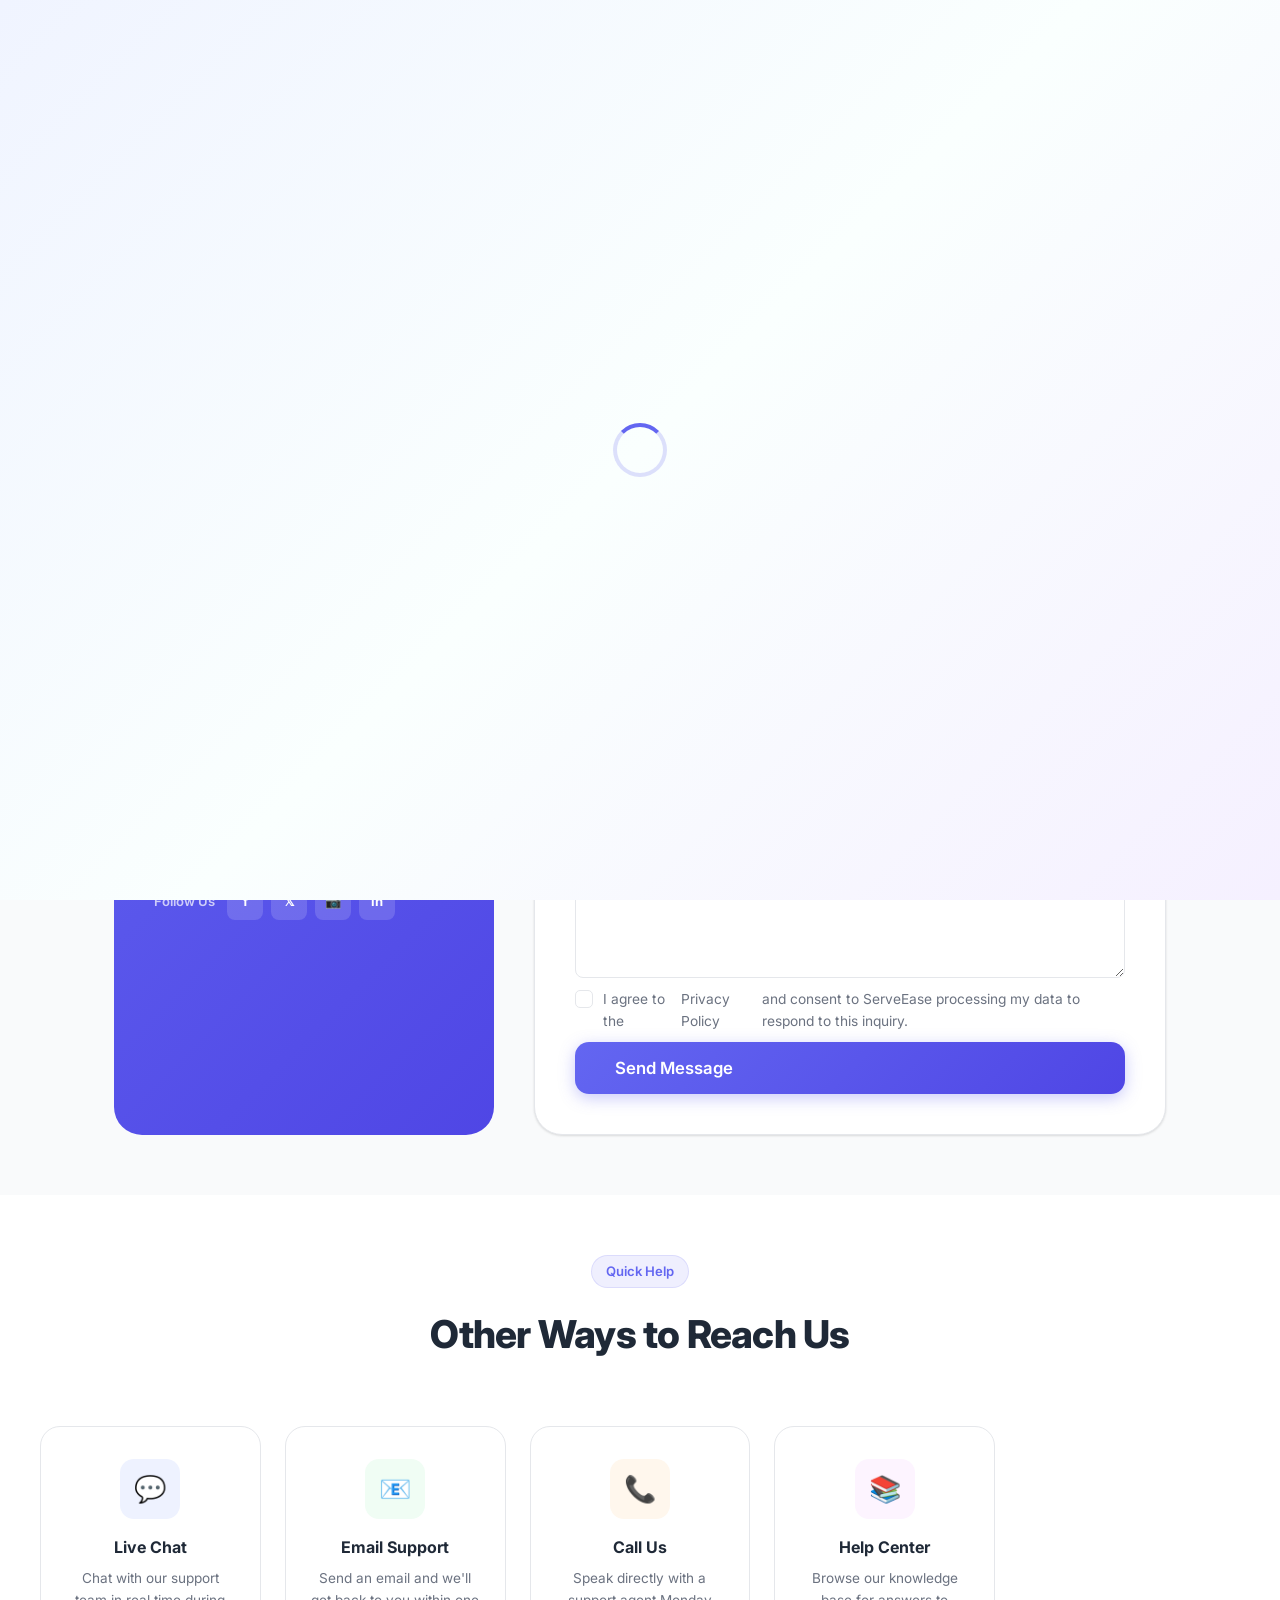
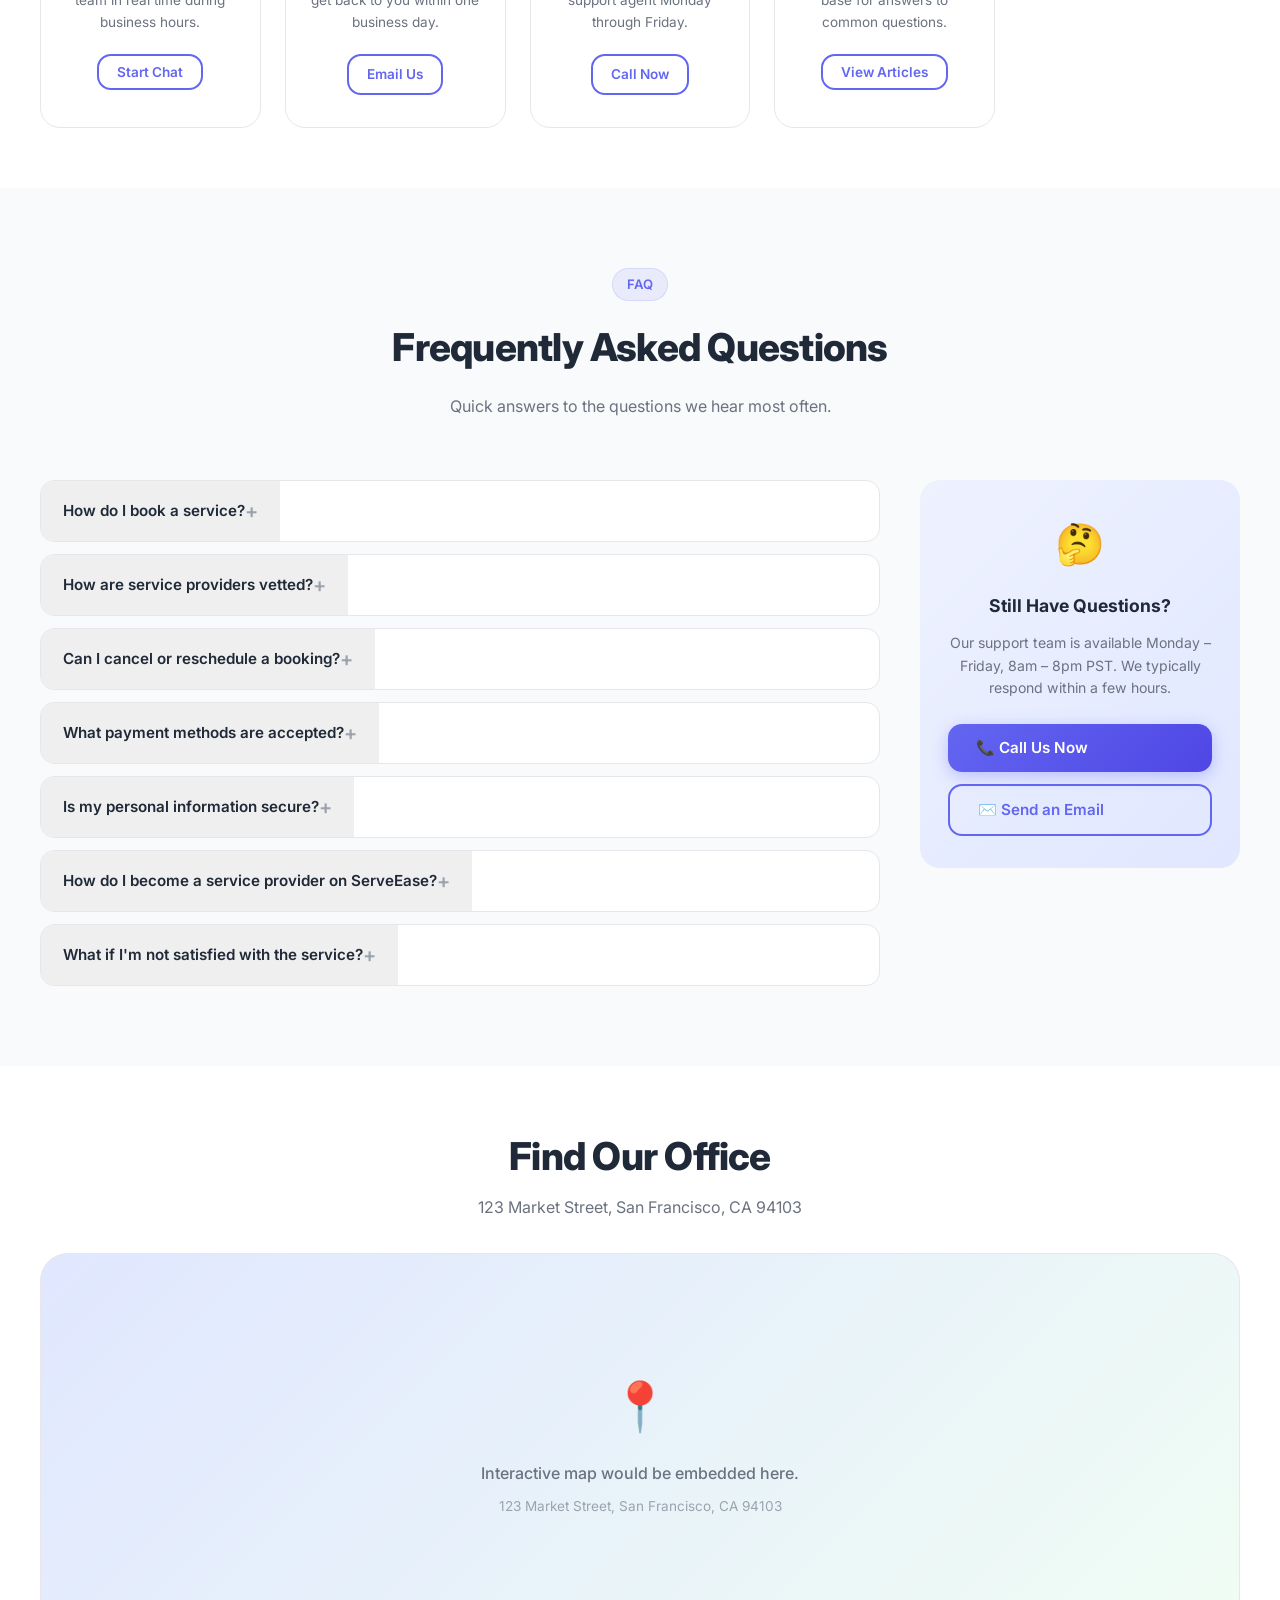
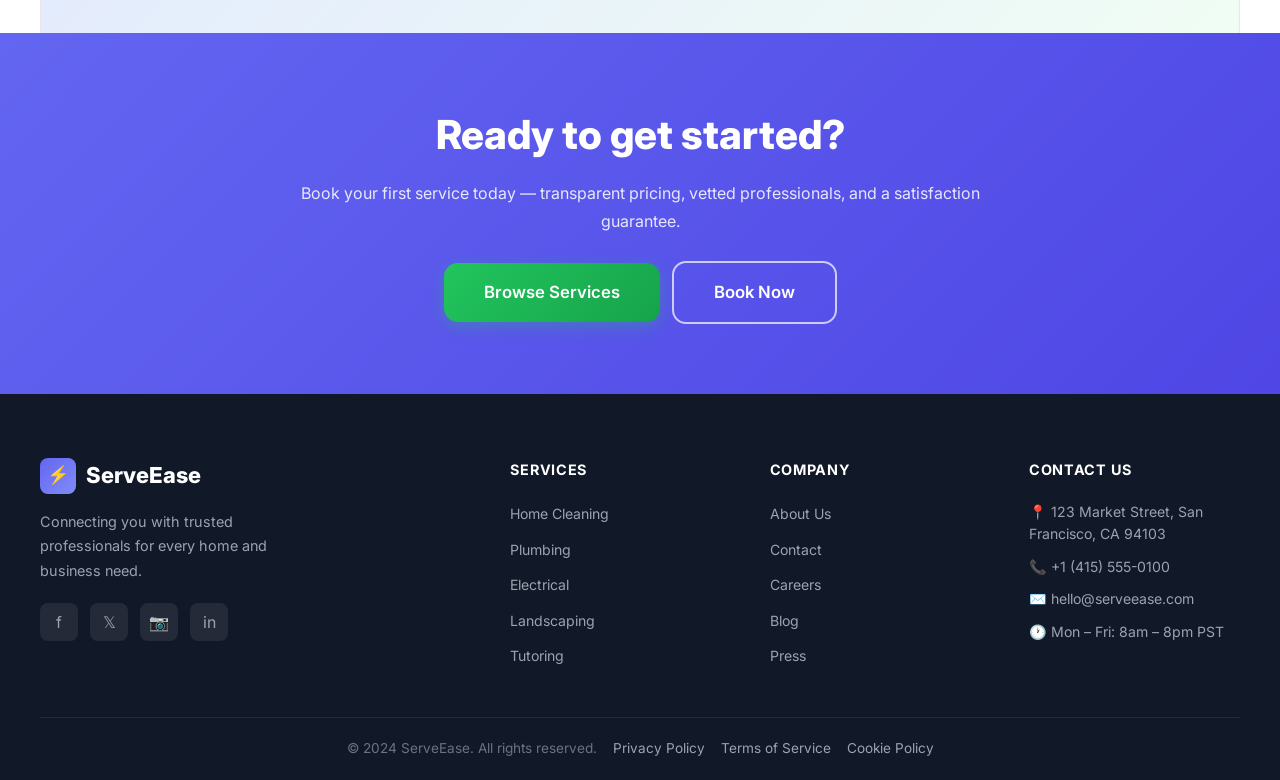
<file: contact.html>
<!DOCTYPE html>
<html lang="en">
  <head>
    <meta charset="UTF-8" />
    <meta name="viewport" content="width=device-width, initial-scale=1.0" />
    <title>Contact Us – ServeEase</title>
    <link rel="preconnect" href="https://fonts.googleapis.com" />
    <link rel="preconnect" href="https://fonts.gstatic.com" crossorigin />
    <link
      href="https://fonts.googleapis.com/css2?family=Inter:wght@400;500;600;700;800&display=swap"
      rel="stylesheet"
    />
    <link rel="stylesheet" href="./css/style.css?v=1.0.1" />
  </head>
  <body>
    <!-- Page Loader -->
    <div class="loader-overlay" id="loader">
      <div class="loader-spinner"></div>
    </div>

    <!-- Toast Container -->
    <div class="toast-container" id="toast-container"></div>

    <!-- ===== NAVBAR ===== -->
    <nav class="navbar" id="navbar">
      <div class="nav-container">
        <a href="index.html" class="nav-logo">
          <span class="logo-icon">⚡</span>ServeEase
        </a>

        <ul class="nav-links" id="nav-links">
          <li><a href="index.html">Home</a></li>
          <li><a href="services.html">Services</a></li>
          <li><a href="about.html">About</a></li>
          <li><a href="contact.html" class="active">Contact</a></li>
          <li>
            <a href="booking.html" class="btn btn-primary btn-sm">Book Now</a>
          </li>
        </ul>

        <div class="nav-actions">
          <button class="btn btn-ghost btn-sm" id="login-btn">Login</button>
          <button class="hamburger" id="hamburger" aria-label="Toggle menu">
            <span></span><span></span><span></span>
          </button>
        </div>
      </div>

      <!-- Mobile Menu -->
      <div class="mobile-menu" id="mobile-menu">
        <ul>
          <li><a href="index.html">Home</a></li>
          <li><a href="services.html">Services</a></li>
          <li><a href="about.html">About</a></li>
          <li><a href="contact.html">Contact</a></li>
          <li><a href="booking.html">Book Now</a></li>
          <li><a href="#" id="mobile-login-btn">Login</a></li>
        </ul>
      </div>
    </nav>

    <!-- ===== PAGE HEADER ===== -->
    <section class="page-header">
      <div class="container">
        <h1 class="page-header-title">Contact Us</h1>
        <nav class="breadcrumb" aria-label="Breadcrumb">
          <ol>
            <li><a href="index.html">Home</a></li>
            <li aria-hidden="true">›</li>
            <li aria-current="page">Contact</li>
          </ol>
        </nav>
      </div>
    </section>

    <!-- ===== CONTACT LAYOUT ===== -->
    <div class="contact-layout">

      <!-- Info Card -->
      <div class="contact-info-card fade-in">
        <h3>Get in Touch</h3>
        <p>
          Have a question, feedback, or need help with a booking? Our team is
          here to help — reach out any way you prefer.
        </p>

        <div class="contact-details">
          <div class="contact-detail-item">
            <div class="contact-detail-icon">📍</div>
            <div class="contact-detail-body">
              <strong>Address</strong>
              <span>123 Market Street, San Francisco, CA 94103</span>
            </div>
          </div>

          <div class="contact-detail-item">
            <div class="contact-detail-icon">📞</div>
            <div class="contact-detail-body">
              <strong>Phone</strong>
              <span><a href="tel:+14155550100">+1 (415) 555-0100</a></span>
            </div>
          </div>

          <div class="contact-detail-item">
            <div class="contact-detail-icon">✉️</div>
            <div class="contact-detail-body">
              <strong>Email</strong>
              <span><a href="mailto:hello@serveease.com">hello@serveease.com</a></span>
            </div>
          </div>

          <div class="contact-detail-item">
            <div class="contact-detail-icon">🕐</div>
            <div class="contact-detail-body">
              <strong>Business Hours</strong>
              <span>Mon – Fri: 8am – 8pm PST</span>
            </div>
          </div>
        </div>

        <div class="contact-social-row">
          <span>Follow Us</span>
          <div class="contact-socials">
            <a href="#" aria-label="Facebook" class="contact-social-btn">f</a>
            <a href="#" aria-label="Twitter" class="contact-social-btn">𝕏</a>
            <a href="#" aria-label="Instagram" class="contact-social-btn">📷</a>
            <a href="#" aria-label="LinkedIn" class="contact-social-btn">in</a>
          </div>
        </div>
      </div>

      <!-- Contact Form -->
      <div class="contact-form-wrapper fade-in delay-2">
        <div class="form-card">
          <h2 class="form-section-title">Send Us a Message</h2>
          <p class="form-section-subtitle">
            Fill out the form below and we'll get back to you within one business day.
          </p>

          <form id="contact-form" novalidate>
            <div class="form-grid">
              <div class="form-group">
                <label class="form-label" for="contact-first-name">First Name <span class="required-star">*</span></label>
                <input
                  type="text"
                  id="contact-first-name"
                  name="firstName"
                  class="form-control"
                  placeholder="Jane"
                  required
                />
                <span class="form-error" id="error-contact-first-name"></span>
              </div>

              <div class="form-group">
                <label class="form-label" for="contact-last-name">Last Name <span class="required-star">*</span></label>
                <input
                  type="text"
                  id="contact-last-name"
                  name="lastName"
                  class="form-control"
                  placeholder="Doe"
                  required
                />
                <span class="form-error" id="error-contact-last-name"></span>
              </div>
            </div>

            <div class="form-group">
              <label class="form-label" for="contact-email">Email Address <span class="required-star">*</span></label>
              <input
                type="email"
                id="contact-email"
                name="email"
                class="form-control"
                placeholder="jane@example.com"
                required
                autocomplete="email"
              />
              <span class="form-error" id="error-contact-email"></span>
            </div>

            <div class="form-group">
              <label class="form-label" for="contact-phone">Phone Number</label>
              <input
                type="tel"
                id="contact-phone"
                name="phone"
                class="form-control"
                placeholder="+1 (555) 000-0000"
                autocomplete="tel"
              />
            </div>

            <div class="form-group">
              <label class="form-label" for="contact-subject">Subject <span class="required-star">*</span></label>
              <select id="contact-subject" name="subject" class="form-control form-select" required>
                <option value="" disabled selected>Select a topic…</option>
                <option value="booking">Booking Inquiry</option>
                <option value="provider">Become a Provider</option>
                <option value="billing">Billing / Payment</option>
                <option value="feedback">Feedback</option>
                <option value="complaint">Complaint</option>
                <option value="other">Other</option>
              </select>
              <span class="form-error" id="error-contact-subject"></span>
            </div>

            <div class="form-group">
              <label class="form-label" for="contact-message">Message <span class="required-star">*</span></label>
              <textarea
                id="contact-message"
                name="message"
                class="form-control form-textarea"
                placeholder="Tell us how we can help…"
                rows="5"
                required
              ></textarea>
              <span class="form-error" id="error-contact-message"></span>
            </div>

            <div class="form-group">
              <label class="checkbox-label">
                <input type="checkbox" id="contact-consent" name="consent" required />
                <span class="checkbox-custom"></span>
                I agree to the <a href="#">Privacy Policy</a> and consent to ServeEase
                processing my data to respond to this inquiry.
              </label>
              <span class="form-error" id="error-contact-consent"></span>
            </div>

            <button type="submit" class="btn btn-primary btn-lg" style="width:100%;" id="contact-submit-btn">
              Send Message
            </button>
          </form>
        </div>
      </div>

    </div>

    <!-- ===== QUICK CONTACT CARDS ===== -->
    <section class="section" style="background: var(--surface); padding: 60px 24px;">
      <div class="container">
        <div class="section-header fade-in">
          <span class="section-tag">Quick Help</span>
          <h2 class="section-title">Other Ways to Reach Us</h2>
        </div>

        <div class="quick-contact-grid">
          <div class="quick-contact-card fade-in delay-1">
            <div class="quick-icon" style="background:#EEF2FF; color:#6366F1;">💬</div>
            <h3>Live Chat</h3>
            <p>Chat with our support team in real time during business hours.</p>
            <button class="btn btn-outline btn-sm" onclick="showToast('Live chat coming soon!','info')">Start Chat</button>
          </div>

          <div class="quick-contact-card fade-in delay-2">
            <div class="quick-icon" style="background:#F0FDF4; color:#22C55E;">📧</div>
            <h3>Email Support</h3>
            <p>Send an email and we'll get back to you within one business day.</p>
            <a href="mailto:support@serveease.com" class="btn btn-outline btn-sm">Email Us</a>
          </div>

          <div class="quick-contact-card fade-in delay-3">
            <div class="quick-icon" style="background:#FFF7ED; color:#F97316;">📞</div>
            <h3>Call Us</h3>
            <p>Speak directly with a support agent Monday through Friday.</p>
            <a href="tel:+14155550100" class="btn btn-outline btn-sm">Call Now</a>
          </div>

          <div class="quick-contact-card fade-in delay-4">
            <div class="quick-icon" style="background:#FDF4FF; color:#A855F7;">📚</div>
            <h3>Help Center</h3>
            <p>Browse our knowledge base for answers to common questions.</p>
            <button class="btn btn-outline btn-sm" onclick="showToast('Help center coming soon!','info')">View Articles</button>
          </div>
        </div>
      </div>
    </section>

    <!-- ===== FAQ ===== -->
    <section class="section">
      <div class="container">
        <div class="section-header fade-in">
          <span class="section-tag">FAQ</span>
          <h2 class="section-title">Frequently Asked Questions</h2>
          <p class="section-subtitle">
            Quick answers to the questions we hear most often.
          </p>
        </div>

        <div class="faq-layout">
          <div class="faq-list fade-in">

            <div class="faq-item">
              <button class="faq-question" aria-expanded="false">
                How do I book a service?
                <span class="faq-icon">+</span>
              </button>
              <div class="faq-answer">
                <p>
                  Browse our services, pick one you need, and click "Book Now". Fill in
                  your details, choose a date and time that work for you, and confirm your
                  booking. You'll receive an email confirmation instantly.
                </p>
              </div>
            </div>

            <div class="faq-item">
              <button class="faq-question" aria-expanded="false">
                How are service providers vetted?
                <span class="faq-icon">+</span>
              </button>
              <div class="faq-answer">
                <p>
                  Every professional goes through a rigorous onboarding: identity
                  verification, background check, license and insurance validation, and a
                  skills assessment. Only those who pass all stages are listed on ServeEase.
                </p>
              </div>
            </div>

            <div class="faq-item">
              <button class="faq-question" aria-expanded="false">
                Can I cancel or reschedule a booking?
                <span class="faq-icon">+</span>
              </button>
              <div class="faq-answer">
                <p>
                  Yes. You can cancel or reschedule from your dashboard up to 24 hours
                  before the scheduled service without any fee. Cancellations within 24
                  hours may be subject to a cancellation fee.
                </p>
              </div>
            </div>

            <div class="faq-item">
              <button class="faq-question" aria-expanded="false">
                What payment methods are accepted?
                <span class="faq-icon">+</span>
              </button>
              <div class="faq-answer">
                <p>
                  We accept all major credit and debit cards (Visa, Mastercard, Amex),
                  PayPal, Apple Pay, and Google Pay. Payment is processed securely at the
                  time of booking.
                </p>
              </div>
            </div>

            <div class="faq-item">
              <button class="faq-question" aria-expanded="false">
                Is my personal information secure?
                <span class="faq-icon">+</span>
              </button>
              <div class="faq-answer">
                <p>
                  Absolutely. We use bank-grade TLS encryption for all data in transit and
                  AES-256 encryption for data at rest. We never sell your personal information
                  to third parties. See our Privacy Policy for full details.
                </p>
              </div>
            </div>

            <div class="faq-item">
              <button class="faq-question" aria-expanded="false">
                How do I become a service provider on ServeEase?
                <span class="faq-icon">+</span>
              </button>
              <div class="faq-answer">
                <p>
                  Use the contact form on this page and select "Become a Provider" as the
                  subject — or email us at <a href="mailto:providers@serveease.com">providers@serveease.com</a>.
                  Our team will reach out with next steps typically within 2 business days.
                </p>
              </div>
            </div>

            <div class="faq-item">
              <button class="faq-question" aria-expanded="false">
                What if I'm not satisfied with the service?
                <span class="faq-icon">+</span>
              </button>
              <div class="faq-answer">
                <p>
                  Your satisfaction is guaranteed. If you're unsatisfied, contact us within
                  48 hours of the completed service. We'll arrange a free re-service or a
                  full refund, depending on the circumstances.
                </p>
              </div>
            </div>

          </div>

          <div class="faq-sidebar fade-in delay-2">
            <div class="faq-cta-card">
              <div class="faq-cta-icon">🤔</div>
              <h3>Still Have Questions?</h3>
              <p>
                Our support team is available Monday – Friday,
                8am – 8pm PST. We typically respond within a few hours.
              </p>
              <a href="tel:+14155550100" class="btn btn-primary" style="width:100%; margin-bottom:12px;">
                📞 Call Us Now
              </a>
              <a href="mailto:hello@serveease.com" class="btn btn-outline" style="width:100%;">
                ✉️ Send an Email
              </a>
            </div>
          </div>
        </div>
      </div>
    </section>

    <!-- ===== MAP SECTION ===== -->
    <section class="map-section">
      <div class="map-header fade-in">
        <h2 class="section-title" style="margin-bottom:8px;">Find Our Office</h2>
        <p style="color: var(--text-secondary);">123 Market Street, San Francisco, CA 94103</p>
      </div>
      <div class="map-placeholder">
        <div class="map-placeholder-inner">
          <div class="map-pin-icon">📍</div>
          <p>Interactive map would be embedded here.</p>
          <small>123 Market Street, San Francisco, CA 94103</small>
        </div>
      </div>
    </section>

    <!-- ===== CTA ===== -->
    <section class="cta-section">
      <div class="container">
        <div class="cta-content fade-in">
          <h2 class="cta-title">Ready to get started?</h2>
          <p class="cta-subtitle">
            Book your first service today — transparent pricing, vetted professionals,
            and a satisfaction guarantee.
          </p>
          <div class="cta-btns">
            <a href="services.html" class="btn btn-secondary btn-lg">Browse Services</a>
            <a href="booking.html" class="btn btn-outline-white btn-lg">Book Now</a>
          </div>
        </div>
      </div>
    </section>

    <!-- ===== FOOTER ===== -->
    <footer class="footer">
      <div class="footer-container">
        <div class="footer-brand">
          <a href="index.html" class="footer-logo">
            <span class="logo-icon">⚡</span>ServeEase
          </a>
          <p class="footer-tagline">
            Connecting you with trusted professionals for every home and business need.
          </p>
          <div class="footer-social">
            <a href="#" aria-label="Facebook" class="social-link">f</a>
            <a href="#" aria-label="Twitter" class="social-link">𝕏</a>
            <a href="#" aria-label="Instagram" class="social-link">📷</a>
            <a href="#" aria-label="LinkedIn" class="social-link">in</a>
          </div>
        </div>

        <div class="footer-links">
          <h4 class="footer-heading">Services</h4>
          <ul>
            <li><a href="services.html?cat=cleaning">Home Cleaning</a></li>
            <li><a href="services.html?cat=plumbing">Plumbing</a></li>
            <li><a href="services.html?cat=electrical">Electrical</a></li>
            <li><a href="services.html?cat=landscaping">Landscaping</a></li>
            <li><a href="services.html?cat=tutoring">Tutoring</a></li>
          </ul>
        </div>

        <div class="footer-links">
          <h4 class="footer-heading">Company</h4>
          <ul>
            <li><a href="about.html">About Us</a></li>
            <li><a href="contact.html">Contact</a></li>
            <li><a href="#">Careers</a></li>
            <li><a href="#">Blog</a></li>
            <li><a href="#">Press</a></li>
          </ul>
        </div>

        <div class="footer-links">
          <h4 class="footer-heading">Contact Us</h4>
          <ul class="footer-contact-list">
            <li>📍 123 Market Street, San Francisco, CA 94103</li>
            <li>📞 <a href="tel:+14155550100">+1 (415) 555-0100</a></li>
            <li>✉️ <a href="mailto:hello@serveease.com">hello@serveease.com</a></li>
            <li>🕐 Mon – Fri: 8am – 8pm PST</li>
          </ul>
        </div>
      </div>

      <div class="footer-bottom">
        <div class="footer-bottom-container">
          <p class="footer-copy">&copy; 2024 ServeEase. All rights reserved.</p>
          <div class="footer-legal">
            <a href="#">Privacy Policy</a>
            <a href="#">Terms of Service</a>
            <a href="#">Cookie Policy</a>
          </div>
        </div>
      </div>
    </footer>

    <!-- ===== LOGIN MODAL ===== -->
    <div class="modal-overlay" id="login-modal-overlay" onclick="closeModal('login-modal')"></div>
    <div class="modal" id="login-modal">
      <button class="modal-close" onclick="closeModal('login-modal')" aria-label="Close">&times;</button>
      <div class="modal-header">
        <h2 class="modal-title">Welcome Back</h2>
        <p class="modal-subtitle">Sign in to your ServeEase account</p>
      </div>
      <div class="modal-body">
        <form id="login-form" novalidate>
          <div class="form-group">
            <label class="form-label" for="login-email">Email Address</label>
            <input
              type="email"
              id="login-email"
              class="form-control"
              placeholder="you@example.com"
              autocomplete="email"
            />
          </div>
          <div class="form-group">
            <label class="form-label" for="login-password">Password</label>
            <input
              type="password"
              id="login-password"
              class="form-control"
              placeholder="Enter your password"
              autocomplete="current-password"
            />
          </div>
          <button type="submit" class="btn btn-primary" style="width:100%; margin-top:.5rem;">
            Sign In
          </button>
        </form>
        <p style="text-align:center; margin-top:1rem; font-size:.9rem; color: var(--text-muted);">
          Don't have an account?
          <a href="#" style="color: var(--primary);">Sign up free</a>
        </p>
      </div>
    </div>

    <script src="./js/script.js?v=1.0.1"></script>
  </body>
</html>
</file>
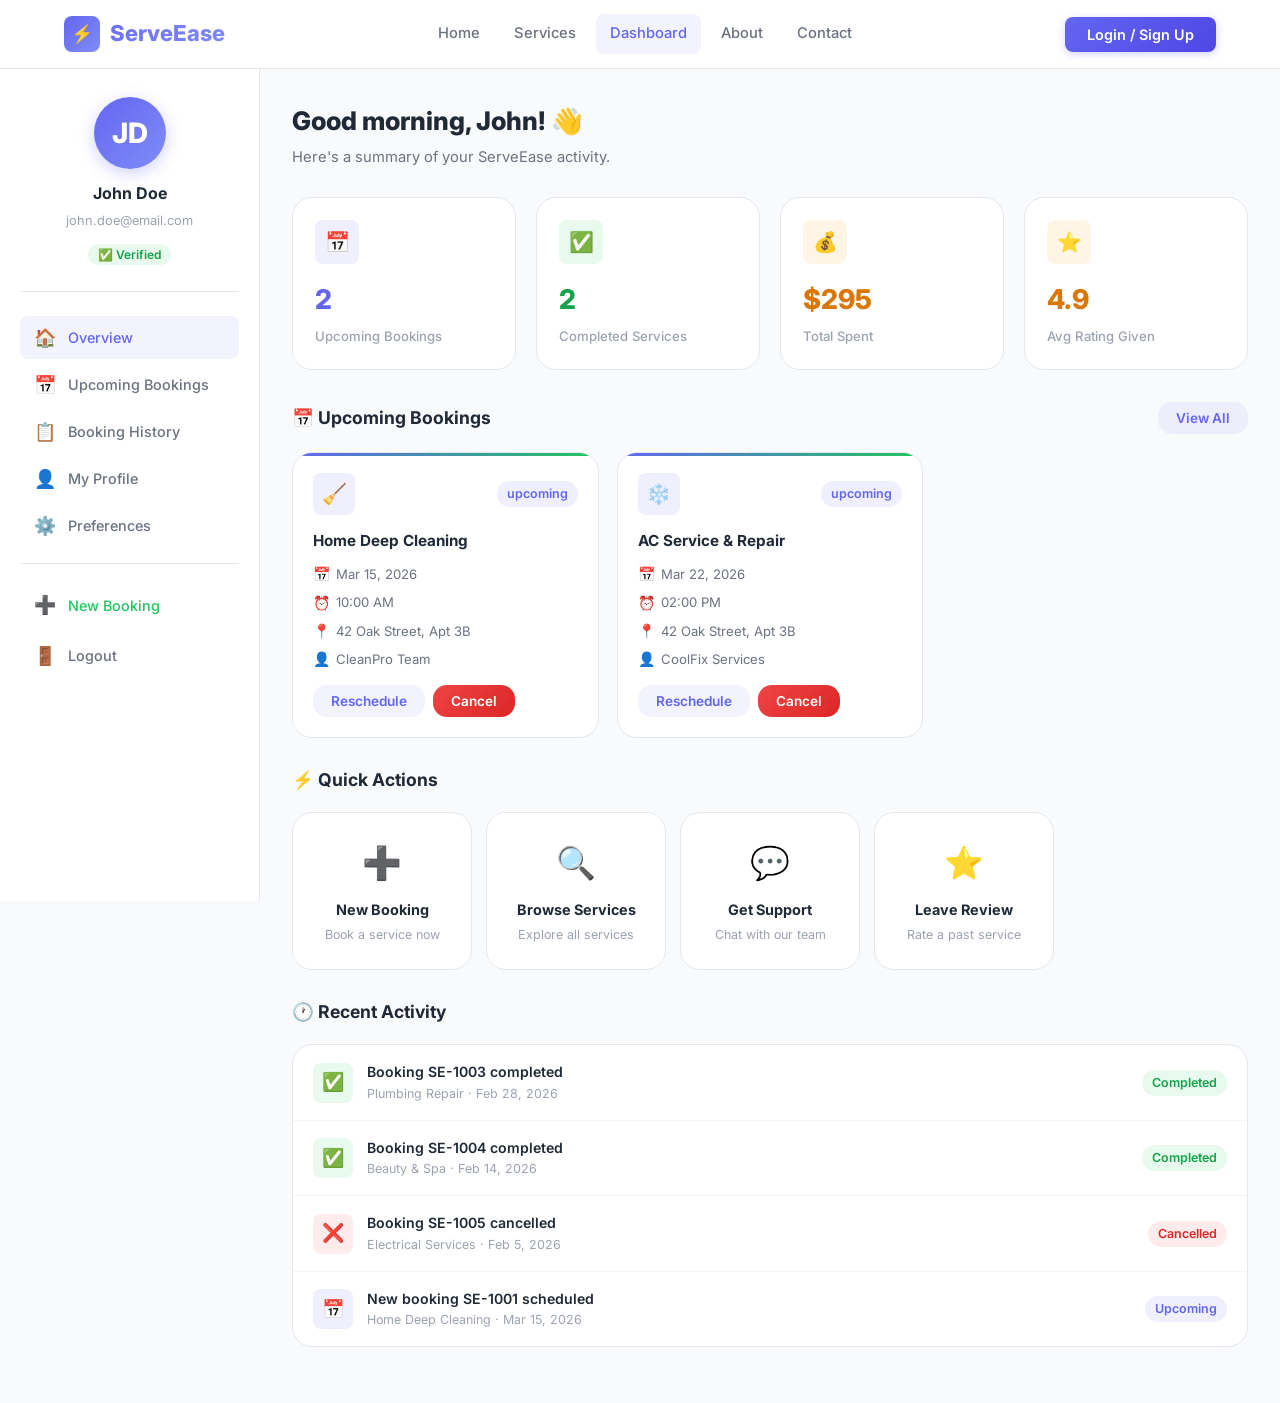
<file: dashboard.html>
<!DOCTYPE html>
<html lang="en">
<head>
  <meta charset="UTF-8" />
  <meta name="viewport" content="width=device-width, initial-scale=1.0" />
  <title>Dashboard – ServeEase</title>
  <link rel="preconnect" href="https://fonts.googleapis.com" />
  <link rel="preconnect" href="https://fonts.gstatic.com" crossorigin />
  <link href="https://fonts.googleapis.com/css2?family=Inter:wght@400;500;600;700;800&display=swap" rel="stylesheet" />
  <link rel="stylesheet" href="./css/style.css?v=1.0.1" />
</head>
<body>

<div id="page-loader">
  <div class="loader-inner">
    <div class="loader-logo">ServeEase</div>
    <div class="spinner"></div>
  </div>
</div>
<div id="toast-container"></div>

<!-- NAVBAR -->
<nav class="navbar">
  <div class="nav-container">
    <a href="index.html" class="nav-logo">
      <div class="nav-logo-icon">⚡</div>
      ServeEase
    </a>
    <div class="nav-links">
      <a href="index.html">Home</a>
      <a href="services.html">Services</a>
      <a href="dashboard.html" class="active">Dashboard</a>
      <a href="about.html">About</a>
      <a href="contact.html">Contact</a>
    </div>
    <div class="nav-actions">
      <button class="btn-nav-login">Login / Sign Up</button>
    </div>
    <button class="hamburger" aria-label="Toggle menu">
      <span></span><span></span><span></span>
    </button>
  </div>
  <div class="mobile-menu">
    <a href="index.html">Home</a>
    <a href="services.html">Services</a>
    <a href="dashboard.html" class="active">Dashboard</a>
    <a href="about.html">About</a>
    <a href="contact.html">Contact</a>
    <button class="btn btn-primary btn-sm mt-8 mobile-login-btn" style="align-self:flex-start">Login / Sign Up</button>
  </div>
</nav>

<!-- DASHBOARD LAYOUT -->
<div class="dashboard-layout">

  <!-- SIDEBAR -->
  <aside class="dashboard-sidebar">
    <div class="sidebar-profile">
      <div class="sidebar-avatar">JD</div>
      <div class="sidebar-name">John Doe</div>
      <div class="sidebar-email">john.doe@email.com</div>
      <div style="margin-top:10px;">
        <span style="background:rgba(34,197,94,0.1);color:var(--secondary-dark);padding:3px 10px;border-radius:100px;font-size:0.75rem;font-weight:600;">✅ Verified</span>
      </div>
    </div>

    <nav class="sidebar-nav">
      <button class="sidebar-nav-item active" data-panel="panel-overview">
        <span class="nav-icon">🏠</span> Overview
      </button>
      <button class="sidebar-nav-item" data-panel="panel-upcoming">
        <span class="nav-icon">📅</span> Upcoming Bookings
      </button>
      <button class="sidebar-nav-item" data-panel="panel-history">
        <span class="nav-icon">📋</span> Booking History
      </button>
      <button class="sidebar-nav-item" data-panel="panel-profile">
        <span class="nav-icon">👤</span> My Profile
      </button>
      <button class="sidebar-nav-item" data-panel="panel-settings">
        <span class="nav-icon">⚙️</span> Preferences
      </button>
      <hr style="border:none;border-top:1px solid var(--border);margin:12px 0;" />
      <a href="booking.html" class="sidebar-nav-item" style="color:var(--secondary);text-decoration:none;">
        <span class="nav-icon">➕</span> New Booking
      </a>
      <button class="sidebar-nav-item" onclick="showToast('You have been logged out.','info');setTimeout(()=>window.location.href='index.html',1000)">
        <span class="nav-icon">🚪</span> Logout
      </button>
    </nav>
  </aside>

  <!-- MAIN CONTENT -->
  <main class="dashboard-main">

    <!-- OVERVIEW PANEL -->
    <div id="panel-overview" class="dash-panel" style="background:none;border:none;padding:0;">
      <div class="dashboard-greeting">
        <h2>Good morning, John! 👋</h2>
        <p>Here's a summary of your ServeEase activity.</p>
      </div>

      <!-- Stats Row -->
      <div class="stats-row">
        <div class="stat-card fade-in">
          <div class="stat-card-icon bg-purple-soft">📅</div>
          <h3 style="color:var(--primary);">2</h3>
          <p>Upcoming Bookings</p>
        </div>
        <div class="stat-card fade-in delay-1">
          <div class="stat-card-icon bg-green-soft">✅</div>
          <h3 style="color:var(--secondary-dark);">2</h3>
          <p>Completed Services</p>
        </div>
        <div class="stat-card fade-in delay-2">
          <div class="stat-card-icon bg-orange-soft">💰</div>
          <h3 style="color:#D97706;">$295</h3>
          <p>Total Spent</p>
        </div>
        <div class="stat-card fade-in delay-3">
          <div class="stat-card-icon" style="background:rgba(245,158,11,0.1);">⭐</div>
          <h3 style="color:#D97706;">4.9</h3>
          <p>Avg Rating Given</p>
        </div>
      </div>

      <!-- Upcoming -->
      <div class="section-heading">
        <h3>📅 Upcoming Bookings</h3>
        <button class="btn btn-ghost btn-sm" onclick="document.querySelector('[data-panel=panel-upcoming]').click()">View All</button>
      </div>
      <div class="upcoming-grid" id="dashboard-upcoming">
        <!-- Populated by JS -->
      </div>

      <!-- Quick Actions -->
      <div class="section-heading" style="margin-top:8px;">
        <h3>⚡ Quick Actions</h3>
      </div>
      <div style="display:grid;grid-template-columns:repeat(auto-fill,minmax(180px,1fr));gap:14px;margin-bottom:28px;">
        <a href="booking.html" class="stat-card fade-in" style="text-decoration:none;cursor:pointer;text-align:center;padding:24px;">
          <div style="font-size:32px;margin-bottom:10px;">➕</div>
          <div style="font-weight:700;font-size:0.9rem;">New Booking</div>
          <div style="font-size:0.78rem;color:var(--text-muted);margin-top:4px;">Book a service now</div>
        </a>
        <a href="services.html" class="stat-card fade-in delay-1" style="text-decoration:none;cursor:pointer;text-align:center;padding:24px;">
          <div style="font-size:32px;margin-bottom:10px;">🔍</div>
          <div style="font-weight:700;font-size:0.9rem;">Browse Services</div>
          <div style="font-size:0.78rem;color:var(--text-muted);margin-top:4px;">Explore all services</div>
        </a>
        <div class="stat-card fade-in delay-2" style="cursor:pointer;text-align:center;padding:24px;" onclick="showToast('Support chat coming soon!','info')">
          <div style="font-size:32px;margin-bottom:10px;">💬</div>
          <div style="font-weight:700;font-size:0.9rem;">Get Support</div>
          <div style="font-size:0.78rem;color:var(--text-muted);margin-top:4px;">Chat with our team</div>
        </div>
        <a href="contact.html" class="stat-card fade-in delay-3" style="text-decoration:none;cursor:pointer;text-align:center;padding:24px;">
          <div style="font-size:32px;margin-bottom:10px;">⭐</div>
          <div style="font-weight:700;font-size:0.9rem;">Leave Review</div>
          <div style="font-size:0.78rem;color:var(--text-muted);margin-top:4px;">Rate a past service</div>
        </a>
      </div>

      <!-- Recent activity -->
      <div class="section-heading">
        <h3>🕐 Recent Activity</h3>
      </div>
      <div class="dash-panel" style="padding:0;overflow:hidden;">
        <div style="display:flex;align-items:center;gap:14px;padding:16px 20px;border-bottom:1px solid var(--border-light);">
          <div style="width:40px;height:40px;border-radius:var(--radius-sm);background:rgba(34,197,94,0.1);display:flex;align-items:center;justify-content:center;font-size:18px;flex-shrink:0;">✅</div>
          <div style="flex:1;">
            <div style="font-size:0.88rem;font-weight:600;">Booking SE-1003 completed</div>
            <div style="font-size:0.78rem;color:var(--text-muted);">Plumbing Repair · Feb 28, 2026</div>
          </div>
          <span class="status-badge completed">Completed</span>
        </div>
        <div style="display:flex;align-items:center;gap:14px;padding:16px 20px;border-bottom:1px solid var(--border-light);">
          <div style="width:40px;height:40px;border-radius:var(--radius-sm);background:rgba(34,197,94,0.1);display:flex;align-items:center;justify-content:center;font-size:18px;flex-shrink:0;">✅</div>
          <div style="flex:1;">
            <div style="font-size:0.88rem;font-weight:600;">Booking SE-1004 completed</div>
            <div style="font-size:0.78rem;color:var(--text-muted);">Beauty & Spa · Feb 14, 2026</div>
          </div>
          <span class="status-badge completed">Completed</span>
        </div>
        <div style="display:flex;align-items:center;gap:14px;padding:16px 20px;border-bottom:1px solid var(--border-light);">
          <div style="width:40px;height:40px;border-radius:var(--radius-sm);background:rgba(239,68,68,0.1);display:flex;align-items:center;justify-content:center;font-size:18px;flex-shrink:0;">❌</div>
          <div style="flex:1;">
            <div style="font-size:0.88rem;font-weight:600;">Booking SE-1005 cancelled</div>
            <div style="font-size:0.78rem;color:var(--text-muted);">Electrical Services · Feb 5, 2026</div>
          </div>
          <span class="status-badge cancelled">Cancelled</span>
        </div>
        <div style="display:flex;align-items:center;gap:14px;padding:16px 20px;">
          <div style="width:40px;height:40px;border-radius:var(--radius-sm);background:rgba(99,102,241,0.1);display:flex;align-items:center;justify-content:center;font-size:18px;flex-shrink:0;">📅</div>
          <div style="flex:1;">
            <div style="font-size:0.88rem;font-weight:600;">New booking SE-1001 scheduled</div>
            <div style="font-size:0.78rem;color:var(--text-muted);">Home Deep Cleaning · Mar 15, 2026</div>
          </div>
          <span class="status-badge upcoming">Upcoming</span>
        </div>
      </div>
    </div>

    <!-- UPCOMING BOOKINGS PANEL -->
    <div id="panel-upcoming" class="dash-panel" style="display:none;background:none;border:none;padding:0;">
      <div class="dashboard-greeting">
        <h2>📅 Upcoming Bookings</h2>
        <p>Manage and track your scheduled services.</p>
      </div>
      <div class="upcoming-grid" id="dashboard-upcoming-panel">
        <!-- Populated dynamically -->
      </div>
      <div style="text-align:center;margin-top:12px;">
        <a href="booking.html" class="btn btn-primary">➕ Book a New Service</a>
      </div>
    </div>

    <!-- BOOKING HISTORY PANEL -->
    <div id="panel-history" class="dash-panel" style="display:none;background:none;border:none;padding:0;">
      <div class="dashboard-greeting">
        <h2>📋 Booking History</h2>
        <p>View all your past and current bookings.</p>
      </div>
      <div class="bookings-table-wrap">
        <table class="bookings-table">
          <thead>
            <tr>
              <th>Booking ID</th>
              <th>Service</th>
              <th>Date</th>
              <th>Time</th>
              <th>Status</th>
              <th>Amount</th>
              <th>Action</th>
            </tr>
          </thead>
          <tbody id="bookings-tbody">
            <!-- Populated by JS -->
          </tbody>
        </table>
      </div>
    </div>

    <!-- PROFILE PANEL -->
    <div id="panel-profile" class="dash-panel" style="display:none;background:none;border:none;padding:0;">
      <div class="dashboard-greeting">
        <h2>👤 My Profile</h2>
        <p>Manage your personal information and preferences.</p>
      </div>

      <!-- Avatar Section -->
      <div class="dash-panel" style="display:flex;align-items:center;gap:20px;flex-wrap:wrap;">
        <div style="width:80px;height:80px;border-radius:50%;background:linear-gradient(135deg,var(--primary),var(--primary-light));display:flex;align-items:center;justify-content:center;font-size:32px;font-weight:800;color:white;box-shadow:0 4px 16px rgba(99,102,241,0.3);">JD</div>
        <div style="flex:1;">
          <h3 style="font-size:1.1rem;font-weight:800;margin-bottom:4px;">John Doe</h3>
          <p style="color:var(--text-muted);font-size:0.88rem;margin-bottom:10px;">Member since January 2025 · 5 bookings</p>
          <button class="btn btn-ghost btn-sm" onclick="showToast('Photo upload coming soon!','info')">📷 Change Photo</button>
        </div>
        <span class="status-badge completed">✅ Verified Account</span>
      </div>

      <!-- Profile Form -->
      <div class="dash-panel">
        <div class="dash-panel-title">✏️ Edit Profile</div>
        <form id="profile-form">
          <div class="profile-grid">
            <div class="form-group">
              <label class="form-label">First Name</label>
              <input type="text" class="form-input" value="John" />
            </div>
            <div class="form-group">
              <label class="form-label">Last Name</label>
              <input type="text" class="form-input" value="Doe" />
            </div>
            <div class="form-group">
              <label class="form-label">Email Address</label>
              <input type="email" class="form-input" value="john.doe@email.com" />
            </div>
            <div class="form-group">
              <label class="form-label">Phone Number</label>
              <input type="tel" class="form-input" value="+1 (555) 012-3456" />
            </div>
            <div class="form-group" style="grid-column:1/-1;">
              <label class="form-label">Home Address</label>
              <input type="text" class="form-input" value="42 Oak Street, Apt 3B, New York, NY 10001" />
            </div>
          </div>
          <div style="margin-top:20px;display:flex;gap:12px;flex-wrap:wrap;">
            <button type="submit" class="btn btn-primary">💾 Save Changes</button>
            <button type="button" class="btn btn-ghost" onclick="showToast('Changes discarded.','info')">Discard</button>
          </div>
        </form>
      </div>

      <!-- Password Section -->
      <div class="dash-panel">
        <div class="dash-panel-title">🔐 Security</div>
        <div class="profile-grid">
          <div class="form-group">
            <label class="form-label">Current Password</label>
            <input type="password" class="form-input" placeholder="••••••••" />
          </div>
          <div class="form-group">
            <label class="form-label">New Password</label>
            <input type="password" class="form-input" placeholder="••••••••" />
          </div>
        </div>
        <button class="btn btn-outline btn-sm mt-16" onclick="showToast('Password updated successfully!','success')">Update Password</button>
      </div>
    </div>

    <!-- SETTINGS PANEL -->
    <div id="panel-settings" class="dash-panel" style="display:none;background:none;border:none;padding:0;">
      <div class="dashboard-greeting">
        <h2>⚙️ Preferences</h2>
        <p>Customize your ServeEase experience.</p>
      </div>
      <div class="dash-panel">
        <div class="dash-panel-title">🔔 Notification Settings</div>
        <div style="display:flex;flex-direction:column;gap:16px;">
          <div style="display:flex;align-items:center;justify-content:space-between;">
            <div>
              <div style="font-weight:600;font-size:0.9rem;">Email Notifications</div>
              <div style="font-size:0.8rem;color:var(--text-muted);">Booking confirmations and updates</div>
            </div>
            <label style="position:relative;display:inline-block;width:44px;height:24px;cursor:pointer;">
              <input type="checkbox" checked style="opacity:0;width:0;height:0;" onchange="showToast('Notification preference saved!','success')">
              <span style="position:absolute;inset:0;background:#6366F1;border-radius:24px;transition:0.3s;"></span>
              <span style="position:absolute;top:3px;left:3px;width:18px;height:18px;background:white;border-radius:50%;transition:0.3s;transform:translateX(20px);"></span>
            </label>
          </div>
          <div style="display:flex;align-items:center;justify-content:space-between;">
            <div>
              <div style="font-weight:600;font-size:0.9rem;">SMS Alerts</div>
              <div style="font-size:0.8rem;color:var(--text-muted);">Professional arrival reminders</div>
            </div>
            <label style="position:relative;display:inline-block;width:44px;height:24px;cursor:pointer;">
              <input type="checkbox" checked style="opacity:0;width:0;height:0;" onchange="showToast('Notification preference saved!','success')">
              <span style="position:absolute;inset:0;background:#6366F1;border-radius:24px;transition:0.3s;"></span>
              <span style="position:absolute;top:3px;left:3px;width:18px;height:18px;background:white;border-radius:50%;transition:0.3s;transform:translateX(20px);"></span>
            </label>
          </div>
          <div style="display:flex;align-items:center;justify-content:space-between;">
            <div>
              <div style="font-weight:600;font-size:0.9rem;">Promotional Offers</div>
              <div style="font-size:0.8rem;color:var(--text-muted);">Discounts and special deals</div>
            </div>
            <label style="position:relative;display:inline-block;width:44px;height:24px;cursor:pointer;">
              <input type="checkbox" style="opacity:0;width:0;height:0;" onchange="showToast('Notification preference saved!','success')">
              <span style="position:absolute;inset:0;background:var(--border);border-radius:24px;transition:0.3s;"></span>
              <span style="position:absolute;top:3px;left:3px;width:18px;height:18px;background:white;border-radius:50%;transition:0.3s;"></span>
            </label>
          </div>
        </div>
      </div>
      <div class="dash-panel">
        <div class="dash-panel-title">💡 Account Actions</div>
        <div style="display:flex;flex-direction:column;gap:12px;">
          <button class="btn btn-ghost" style="align-self:flex-start;" onclick="showToast('Data export requested. Check your email in 24 hours.','info')">📥 Export My Data</button>
          <button class="btn btn-danger btn-sm" style="align-self:flex-start;" onclick="if(confirm('Are you sure you want to delete your account? This cannot be undone.'))showToast('Account deletion request submitted.','warning')">🗑️ Delete Account</button>
        </div>
      </div>
    </div>

  </main>
</div>

<!-- Login Modal -->
<div class="modal-overlay" id="login-modal">
  <div class="modal">
    <button class="modal-close" onclick="closeModal('login-modal')">✕</button>
    <div class="modal-icon" style="background:rgba(99,102,241,0.1);">⚡</div>
    <h2>Welcome to ServeEase</h2>
    <p>Sign in to manage your bookings.</p>
    <form id="login-form">
      <div class="form-group mb-16">
        <label class="form-label">Email Address</label>
        <input type="email" class="form-input" placeholder="you@example.com" required />
      </div>
      <div class="form-group mb-24">
        <label class="form-label">Password</label>
        <input type="password" class="form-input" placeholder="••••••••" required />
      </div>
      <button type="submit" class="btn btn-primary" style="width:100%;justify-content:center;">Login →</button>
    </form>
  </div>
</div>

<script src="./js/script.js?v=1.0.1"></script>
<script>
  // Duplicate upcoming bookings to second panel too
  document.addEventListener('DOMContentLoaded', () => {
    setTimeout(() => {
      const src = document.getElementById('dashboard-upcoming');
      const dest = document.getElementById('dashboard-upcoming-panel');
      if (src && dest) dest.innerHTML = src.innerHTML;
    }, 200);
  });
</script>
</body>
</html>
</file>
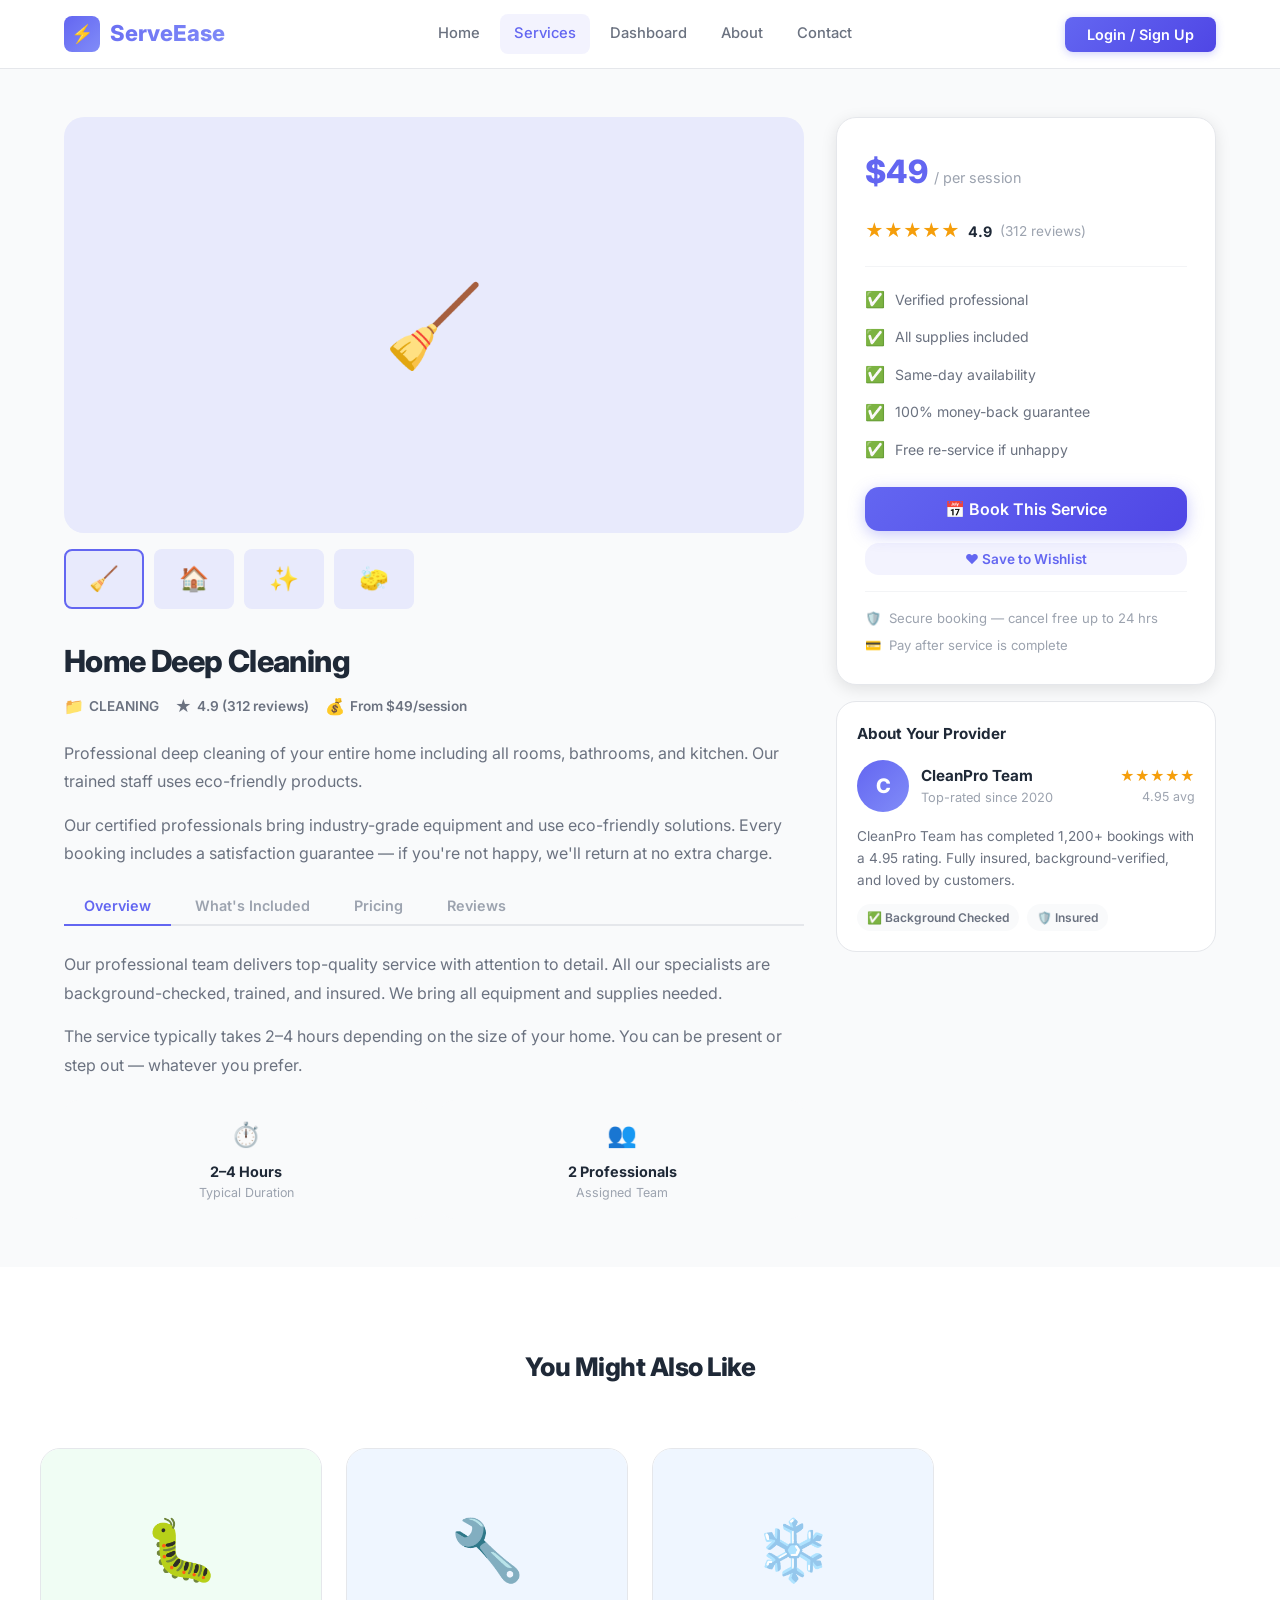
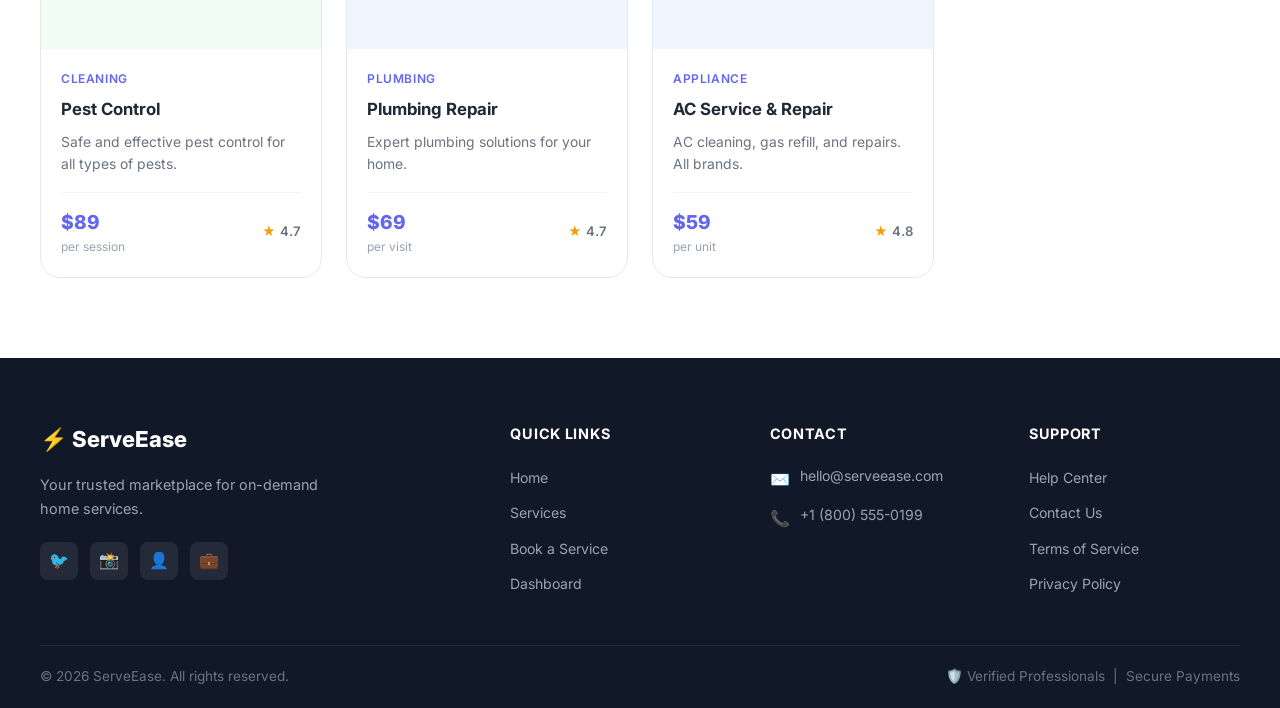
<file: service-details.html>
<!DOCTYPE html>
<html lang="en">
<head>
  <meta charset="UTF-8" />
  <meta name="viewport" content="width=device-width, initial-scale=1.0" />
  <title>Service Details – ServeEase</title>
  <link rel="preconnect" href="https://fonts.googleapis.com" />
  <link rel="preconnect" href="https://fonts.gstatic.com" crossorigin />
  <link href="https://fonts.googleapis.com/css2?family=Inter:wght@400;500;600;700;800&display=swap" rel="stylesheet" />
  <link rel="stylesheet" href="./css/style.css?v=1.0.1" />
</head>
<body>

<div id="page-loader">
  <div class="loader-inner">
    <div class="loader-logo">ServeEase</div>
    <div class="spinner"></div>
  </div>
</div>
<div id="toast-container"></div>

<!-- NAVBAR -->
<nav class="navbar">
  <div class="nav-container">
    <a href="index.html" class="nav-logo">
      <div class="nav-logo-icon">⚡</div>
      ServeEase
    </a>
    <div class="nav-links">
      <a href="index.html">Home</a>
      <a href="services.html" class="active">Services</a>
      <a href="dashboard.html">Dashboard</a>
      <a href="about.html">About</a>
      <a href="contact.html">Contact</a>
    </div>
    <div class="nav-actions">
      <button class="btn-nav-login">Login / Sign Up</button>
    </div>
    <button class="hamburger" aria-label="Toggle menu">
      <span></span><span></span><span></span>
    </button>
  </div>
  <div class="mobile-menu">
    <a href="index.html">Home</a>
    <a href="services.html" class="active">Services</a>
    <a href="dashboard.html">Dashboard</a>
    <a href="about.html">About</a>
    <a href="contact.html">Contact</a>
    <button class="btn btn-primary btn-sm mt-8 mobile-login-btn" style="align-self:flex-start">Login / Sign Up</button>
  </div>
</nav>

<!-- SERVICE DETAIL -->
<div id="service-detail-container">
  <div class="service-detail-layout">
    <!-- LEFT COLUMN -->
    <div>
      <!-- Gallery -->
      <div class="gallery-main" id="gallery-main-img">🧹</div>
      <div class="gallery-thumbs">
        <div class="gallery-thumb active" onclick="switchThumb(this,'🧹')">🧹</div>
        <div class="gallery-thumb" onclick="switchThumb(this,'🏠')">🏠</div>
        <div class="gallery-thumb" onclick="switchThumb(this,'✨')">✨</div>
        <div class="gallery-thumb" onclick="switchThumb(this,'🧽')">🧽</div>
      </div>

      <!-- Title + Meta -->
      <div class="service-detail-content">
        <h1 class="service-detail-title" id="detail-service-title">Service Title</h1>
        <div id="detail-dynamic">
          <!-- Populated by JS -->
        </div>

        <!-- Tabs -->
        <div class="detail-tabs">
          <button class="tab-btn active" data-tab="tab-overview">Overview</button>
          <button class="tab-btn" data-tab="tab-features">What's Included</button>
          <button class="tab-btn" data-tab="tab-pricing">Pricing</button>
          <button class="tab-btn" data-tab="tab-reviews">Reviews</button>
        </div>

        <div id="tab-overview" class="tab-pane active">
          <p style="color:var(--text-secondary);line-height:1.8;margin-bottom:14px;">Our professional team delivers top-quality service with attention to detail. All our specialists are background-checked, trained, and insured. We bring all equipment and supplies needed.</p>
          <p style="color:var(--text-secondary);line-height:1.8;margin-bottom:14px;">The service typically takes 2–4 hours depending on the size of your home. You can be present or step out — whatever you prefer.</p>
          <div style="display:grid;grid-template-columns:1fr 1fr;gap:12px;margin-top:20px;">
            <div style="background:var(--background);border-radius:var(--radius-md);padding:16px;text-align:center;">
              <div style="font-size:24px;margin-bottom:6px;">⏱️</div>
              <div style="font-weight:700;font-size:0.9rem;">2–4 Hours</div>
              <div style="font-size:0.78rem;color:var(--text-muted);">Typical Duration</div>
            </div>
            <div style="background:var(--background);border-radius:var(--radius-md);padding:16px;text-align:center;">
              <div style="font-size:24px;margin-bottom:6px;">👥</div>
              <div style="font-weight:700;font-size:0.9rem;">2 Professionals</div>
              <div style="font-size:0.78rem;color:var(--text-muted);">Assigned Team</div>
            </div>
          </div>
        </div>

        <div id="tab-features" class="tab-pane">
          <ul class="feature-list">
            <li class="feature-item"><span class="check">✅</span> All cleaning equipment and eco-friendly supplies provided</li>
            <li class="feature-item"><span class="check">✅</span> Background-checked and insured professionals</li>
            <li class="feature-item"><span class="check">✅</span> Full coverage: all rooms, bathrooms, kitchen</li>
            <li class="feature-item"><span class="check">✅</span> Vacuuming, mopping, dusting, and surface sanitization</li>
            <li class="feature-item"><span class="check">✅</span> Window sills and door handles included</li>
            <li class="feature-item"><span class="check">✅</span> Post-service quality check by supervisor</li>
            <li class="feature-item"><span class="check">✅</span> 100% satisfaction guarantee — re-clean if needed</li>
          </ul>
          <div style="margin-top:20px;padding:14px;background:rgba(239,68,68,0.06);border-radius:var(--radius-md);border-left:3px solid #EF4444;">
            <p style="font-size:0.85rem;color:#991B1B;font-weight:500;">❌ Not included: Laundry, carpet shampooing, or exterior windows. Ask about add-on packages.</p>
          </div>
        </div>

        <div id="tab-pricing" class="tab-pane">
          <div style="display:flex;flex-direction:column;gap:12px;">
            <div style="display:flex;justify-content:space-between;padding:14px 16px;background:rgba(99,102,241,0.06);border-radius:var(--radius-md);border:1px solid rgba(99,102,241,0.15);">
              <div>
                <div style="font-weight:700;margin-bottom:3px;">Standard Clean</div>
                <div style="font-size:0.82rem;color:var(--text-muted);">Up to 2 bedrooms, 1 bathroom</div>
              </div>
              <div style="font-size:1.3rem;font-weight:800;color:var(--primary);">$49</div>
            </div>
            <div style="display:flex;justify-content:space-between;padding:14px 16px;background:var(--background);border-radius:var(--radius-md);border:1px solid var(--border);">
              <div>
                <div style="font-weight:700;margin-bottom:3px;">Premium Clean</div>
                <div style="font-size:0.82rem;color:var(--text-muted);">Up to 4 bedrooms, 2 bathrooms</div>
              </div>
              <div style="font-size:1.3rem;font-weight:800;color:var(--primary);">$79</div>
            </div>
            <div style="display:flex;justify-content:space-between;padding:14px 16px;background:var(--background);border-radius:var(--radius-md);border:1px solid var(--border);">
              <div>
                <div style="font-weight:700;margin-bottom:3px;">Deep Clean</div>
                <div style="font-size:0.82rem;color:var(--text-muted);">Full home, inside appliances included</div>
              </div>
              <div style="font-size:1.3rem;font-weight:800;color:var(--primary);">$129</div>
            </div>
          </div>
        </div>

        <div id="tab-reviews" class="tab-pane">
          <div style="display:flex;align-items:center;gap:24px;margin-bottom:24px;padding:20px;background:var(--background);border-radius:var(--radius-md);">
            <div style="text-align:center;">
              <div style="font-size:3.5rem;font-weight:800;color:var(--primary);line-height:1;">4.9</div>
              <div style="color:#F59E0B;font-size:20px;letter-spacing:2px;">★★★★★</div>
              <div style="font-size:0.78rem;color:var(--text-muted);margin-top:4px;">312 reviews</div>
            </div>
            <div style="flex:1;">
              <div style="display:flex;flex-direction:column;gap:6px;">
                <div style="display:flex;align-items:center;gap:8px;font-size:0.8rem;">
                  <span style="width:30px;color:var(--text-muted);">5★</span>
                  <div style="flex:1;height:6px;background:var(--border);border-radius:3px;overflow:hidden;"><div style="width:82%;height:100%;background:#F59E0B;border-radius:3px;"></div></div>
                  <span style="width:30px;color:var(--text-muted);text-align:right;">82%</span>
                </div>
                <div style="display:flex;align-items:center;gap:8px;font-size:0.8rem;">
                  <span style="width:30px;color:var(--text-muted);">4★</span>
                  <div style="flex:1;height:6px;background:var(--border);border-radius:3px;overflow:hidden;"><div style="width:12%;height:100%;background:#F59E0B;border-radius:3px;"></div></div>
                  <span style="width:30px;color:var(--text-muted);text-align:right;">12%</span>
                </div>
                <div style="display:flex;align-items:center;gap:8px;font-size:0.8rem;">
                  <span style="width:30px;color:var(--text-muted);">3★</span>
                  <div style="flex:1;height:6px;background:var(--border);border-radius:3px;overflow:hidden;"><div style="width:4%;height:100%;background:#F59E0B;border-radius:3px;"></div></div>
                  <span style="width:30px;color:var(--text-muted);text-align:right;">4%</span>
                </div>
                <div style="display:flex;align-items:center;gap:8px;font-size:0.8rem;">
                  <span style="width:30px;color:var(--text-muted);">2★</span>
                  <div style="flex:1;height:6px;background:var(--border);border-radius:3px;overflow:hidden;"><div style="width:2%;height:100%;background:#F59E0B;border-radius:3px;"></div></div>
                  <span style="width:30px;color:var(--text-muted);text-align:right;">2%</span>
                </div>
              </div>
            </div>
          </div>

          <div class="review-item">
            <div class="review-header">
              <div class="reviewer-avatar" style="background:linear-gradient(135deg,#6366F1,#818CF8)">S</div>
              <div class="reviewer-info">
                <h5>Sarah M.</h5>
                <p>March 2026 · Verified Customer</p>
              </div>
              <div class="review-stars">★★★★★</div>
            </div>
            <div class="review-text">Absolutely amazing service! The team arrived on time, was super professional, and my apartment looks brand new. Will definitely book again next month.</div>
          </div>
          <div class="review-item">
            <div class="review-header">
              <div class="reviewer-avatar" style="background:linear-gradient(135deg,#22C55E,#16A34A)">J</div>
              <div class="reviewer-info">
                <h5>James K.</h5>
                <p>February 2026 · Verified Customer</p>
              </div>
              <div class="review-stars">★★★★★</div>
            </div>
            <div class="review-text">I've used ServeEase three times now and the quality is consistently excellent. The eco-friendly products leave no smell, which I love. Top marks!</div>
          </div>
          <div class="review-item">
            <div class="review-header">
              <div class="reviewer-avatar" style="background:linear-gradient(135deg,#F59E0B,#D97706)">P</div>
              <div class="reviewer-info">
                <h5>Priya N.</h5>
                <p>February 2026 · Verified Customer</p>
              </div>
              <div class="review-stars">★★★★☆</div>
            </div>
            <div class="review-text">Great service overall. Only minor thing was they arrived 15 mins late, but they called ahead to let me know. The cleaning itself was thorough and I'm happy.</div>
          </div>
        </div>
      </div>
    </div>

    <!-- RIGHT COLUMN - BOOKING WIDGET -->
    <div>
      <div class="booking-widget">
        <div class="widget-price">
          <span class="price" id="widget-price">$49</span>
          <span class="unit" id="widget-unit">/ per session</span>
        </div>
        <div class="widget-rating">
          <span style="color:#F59E0B;font-size:18px;">★★★★★</span>
          <span style="font-weight:700;font-size:0.9rem;">4.9</span>
          <span style="color:var(--text-muted);font-size:0.85rem;">(312 reviews)</span>
        </div>
        <div class="widget-features">
          <div class="widget-feature"><span class="icon">✅</span> Verified professional</div>
          <div class="widget-feature"><span class="icon">✅</span> All supplies included</div>
          <div class="widget-feature"><span class="icon">✅</span> Same-day availability</div>
          <div class="widget-feature"><span class="icon">✅</span> 100% money-back guarantee</div>
          <div class="widget-feature"><span class="icon">✅</span> Free re-service if unhappy</div>
        </div>
        <button class="btn btn-primary btn-book-service" style="width:100%;justify-content:center;font-size:1rem;">
          📅 Book This Service
        </button>
        <div style="margin-top:12px;text-align:center;">
          <button class="btn btn-ghost btn-sm" style="width:100%;justify-content:center;" onclick="showToast('Added to wishlist!','success')">
            ❤️ Save to Wishlist
          </button>
        </div>
        <div style="margin-top:16px;padding-top:16px;border-top:1px solid var(--border-light);">
          <div style="display:flex;align-items:center;gap:8px;font-size:0.82rem;color:var(--text-muted);margin-bottom:6px;">
            <span>🛡️</span> Secure booking — cancel free up to 24 hrs
          </div>
          <div style="display:flex;align-items:center;gap:8px;font-size:0.82rem;color:var(--text-muted);">
            <span>💳</span> Pay after service is complete
          </div>
        </div>
      </div>

      <!-- Provider card -->
      <div style="background:var(--surface);border-radius:var(--radius-lg);border:1px solid var(--border);padding:20px;margin-top:16px;">
        <h4 style="font-weight:700;margin-bottom:14px;font-size:0.95rem;">About Your Provider</h4>
        <div style="display:flex;align-items:center;gap:12px;">
          <div style="width:52px;height:52px;border-radius:50%;background:linear-gradient(135deg,#6366F1,#818CF8);display:flex;align-items:center;justify-content:center;font-size:20px;color:white;font-weight:800;">C</div>
          <div>
            <div style="font-weight:700;font-size:0.95rem;">CleanPro Team</div>
            <div style="font-size:0.8rem;color:var(--text-muted);">Top-rated since 2020</div>
          </div>
          <div style="margin-left:auto;text-align:right;">
            <div style="color:#F59E0B;font-size:14px;">★★★★★</div>
            <div style="font-size:0.78rem;color:var(--text-muted);">4.95 avg</div>
          </div>
        </div>
        <div style="margin-top:14px;font-size:0.85rem;color:var(--text-secondary);line-height:1.6;">
          CleanPro Team has completed 1,200+ bookings with a 4.95 rating. Fully insured, background-verified, and loved by customers.
        </div>
        <div style="display:flex;gap:8px;margin-top:12px;flex-wrap:wrap;">
          <span style="background:var(--background);padding:4px 10px;border-radius:100px;font-size:0.75rem;font-weight:600;color:var(--text-secondary);">✅ Background Checked</span>
          <span style="background:var(--background);padding:4px 10px;border-radius:100px;font-size:0.75rem;font-weight:600;color:var(--text-secondary);">🛡️ Insured</span>
        </div>
      </div>
    </div>
  </div>

  <!-- Related Services -->
  <section class="section section-alt" style="margin-top:0;">
    <div class="section-container">
      <div class="section-header">
        <h2 class="section-title" style="font-size:1.6rem;">You Might Also Like</h2>
      </div>
      <div class="services-grid">
        <div class="service-card" onclick="window.location.href='service-details.html?id=7'">
          <div class="service-card-img" style="background:#F0FDF4">
            <div class="img-placeholder">🐛</div>
          </div>
          <div class="service-card-body">
            <div class="service-card-cat">CLEANING</div>
            <h3 class="service-card-title">Pest Control</h3>
            <p class="service-card-desc">Safe and effective pest control for all types of pests.</p>
            <div class="service-card-footer">
              <div class="service-price"><strong>$89</strong><span>per session</span></div>
              <div class="service-rating"><span class="star">★</span> 4.7</div>
            </div>
          </div>
        </div>
        <div class="service-card" onclick="window.location.href='service-details.html?id=2'">
          <div class="service-card-img" style="background:#EFF6FF">
            <div class="img-placeholder">🔧</div>
          </div>
          <div class="service-card-body">
            <div class="service-card-cat">PLUMBING</div>
            <h3 class="service-card-title">Plumbing Repair</h3>
            <p class="service-card-desc">Expert plumbing solutions for your home.</p>
            <div class="service-card-footer">
              <div class="service-price"><strong>$69</strong><span>per visit</span></div>
              <div class="service-rating"><span class="star">★</span> 4.7</div>
            </div>
          </div>
        </div>
        <div class="service-card" onclick="window.location.href='service-details.html?id=5'">
          <div class="service-card-img" style="background:#EFF6FF">
            <div class="img-placeholder">❄️</div>
          </div>
          <div class="service-card-body">
            <div class="service-card-cat">APPLIANCE</div>
            <h3 class="service-card-title">AC Service & Repair</h3>
            <p class="service-card-desc">AC cleaning, gas refill, and repairs. All brands.</p>
            <div class="service-card-footer">
              <div class="service-price"><strong>$59</strong><span>per unit</span></div>
              <div class="service-rating"><span class="star">★</span> 4.8</div>
            </div>
          </div>
        </div>
      </div>
    </div>
  </section>
</div>

<!-- FOOTER -->
<footer class="footer">
  <div class="footer-grid">
    <div class="footer-brand">
      <span class="logo">⚡ ServeEase</span>
      <p>Your trusted marketplace for on-demand home services.</p>
      <div class="footer-social">
        <a class="social-link" href="#">🐦</a>
        <a class="social-link" href="#">📸</a>
        <a class="social-link" href="#">👤</a>
        <a class="social-link" href="#">💼</a>
      </div>
    </div>
    <div class="footer-col">
      <h4>Quick Links</h4>
      <ul>
        <li><a href="index.html">Home</a></li>
        <li><a href="services.html">Services</a></li>
        <li><a href="booking.html">Book a Service</a></li>
        <li><a href="dashboard.html">Dashboard</a></li>
      </ul>
    </div>
    <div class="footer-col">
      <h4>Contact</h4>
      <div class="footer-contact-item"><span>✉️</span><span>hello@serveease.com</span></div>
      <div class="footer-contact-item"><span>📞</span><span>+1 (800) 555-0199</span></div>
    </div>
    <div class="footer-col">
      <h4>Support</h4>
      <ul>
        <li><a href="contact.html">Help Center</a></li>
        <li><a href="contact.html">Contact Us</a></li>
        <li><a href="#">Terms of Service</a></li>
        <li><a href="#">Privacy Policy</a></li>
      </ul>
    </div>
  </div>
  <div class="footer-bottom">
    <span>© 2026 ServeEase. All rights reserved.</span>
    <span>🛡️ Verified Professionals &nbsp;|&nbsp; Secure Payments</span>
  </div>
</footer>

<!-- Login Modal -->
<div class="modal-overlay" id="login-modal">
  <div class="modal">
    <button class="modal-close" onclick="closeModal('login-modal')">✕</button>
    <div class="modal-icon" style="background:rgba(99,102,241,0.1);">⚡</div>
    <h2>Welcome to ServeEase</h2>
    <p>Sign in to manage your bookings.</p>
    <form id="login-form">
      <div class="form-group mb-16">
        <label class="form-label">Email Address</label>
        <input type="email" class="form-input" placeholder="you@example.com" required />
      </div>
      <div class="form-group mb-24">
        <label class="form-label">Password</label>
        <input type="password" class="form-input" placeholder="••••••••" required />
      </div>
      <button type="submit" class="btn btn-primary" style="width:100%;justify-content:center;">Login →</button>
    </form>
  </div>
</div>

<script src="./js/script.js?v=1.0.1"></script>
<script>
  function switchThumb(thumb, emoji) {
    document.querySelectorAll('.gallery-thumb').forEach(t => t.classList.remove('active'));
    thumb.classList.add('active');
    document.getElementById('gallery-main-img').textContent = emoji;
  }
</script>
</body>
</html>
</file>
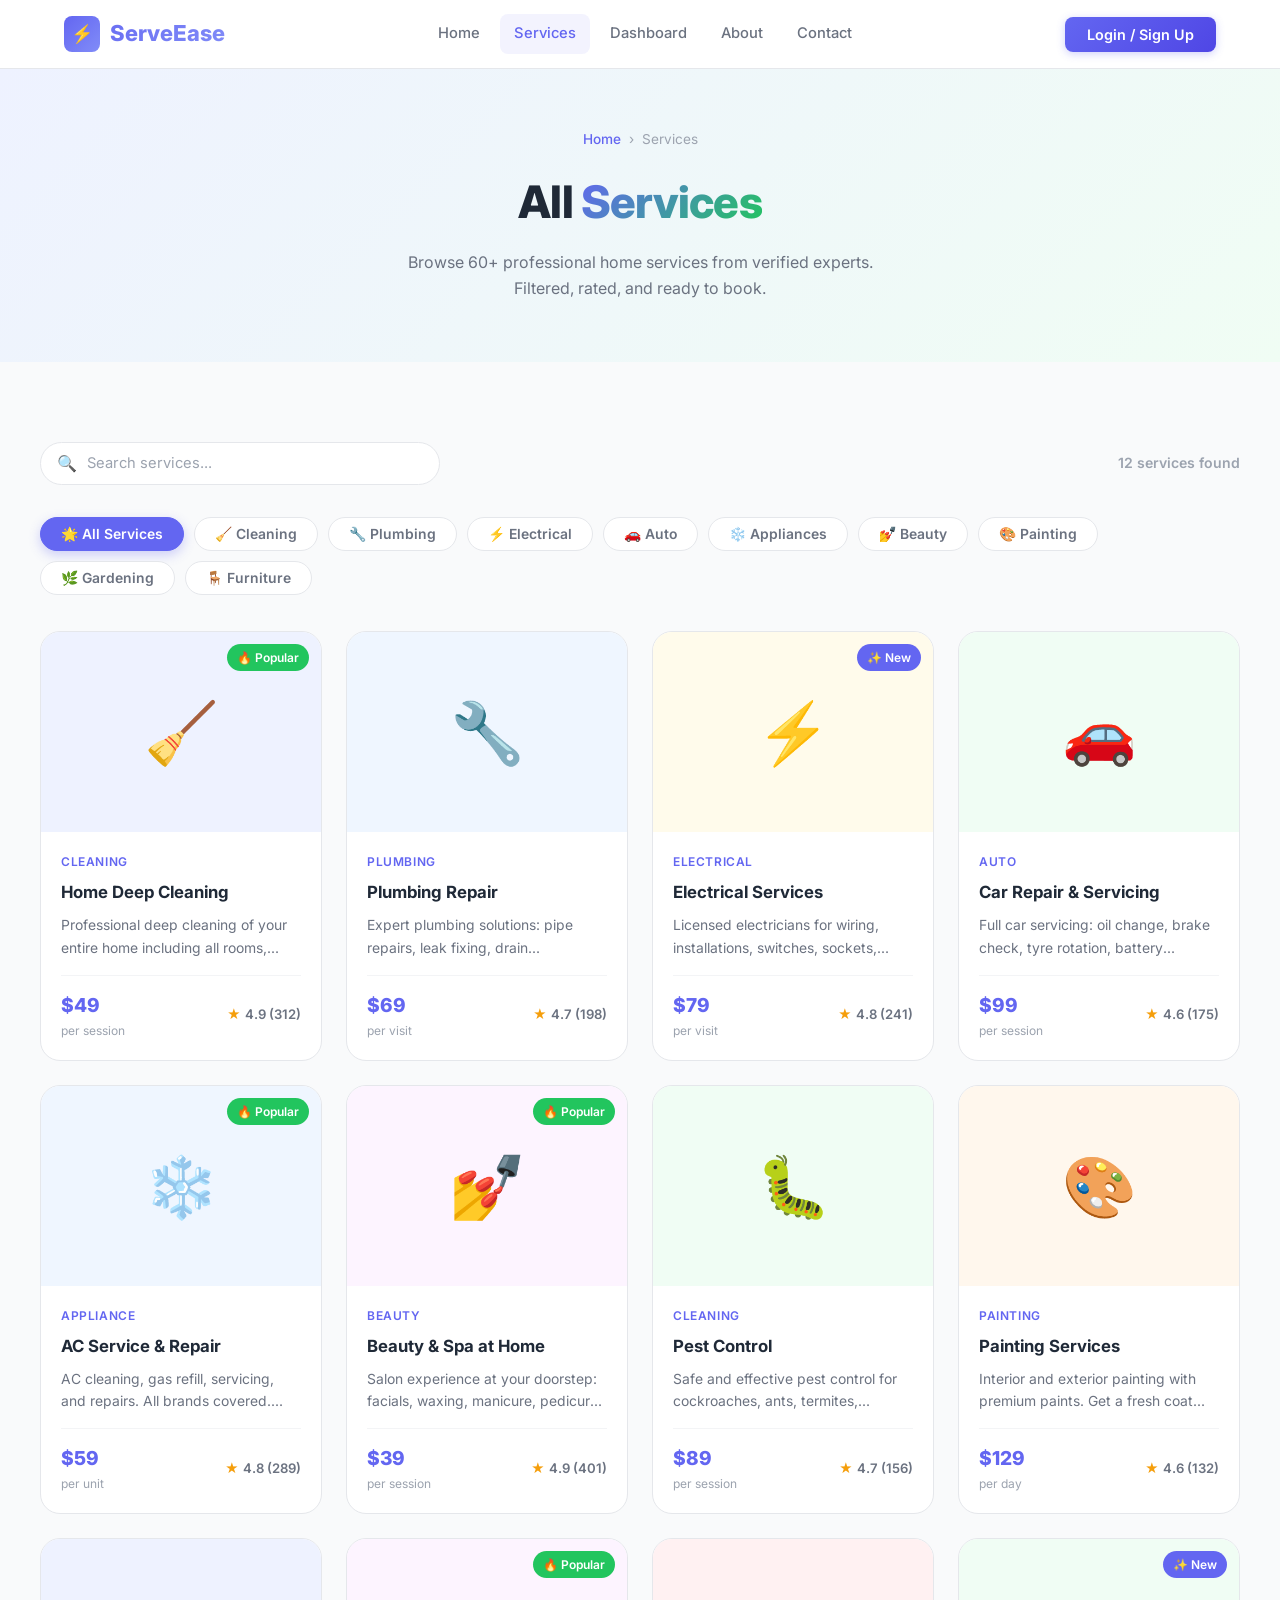
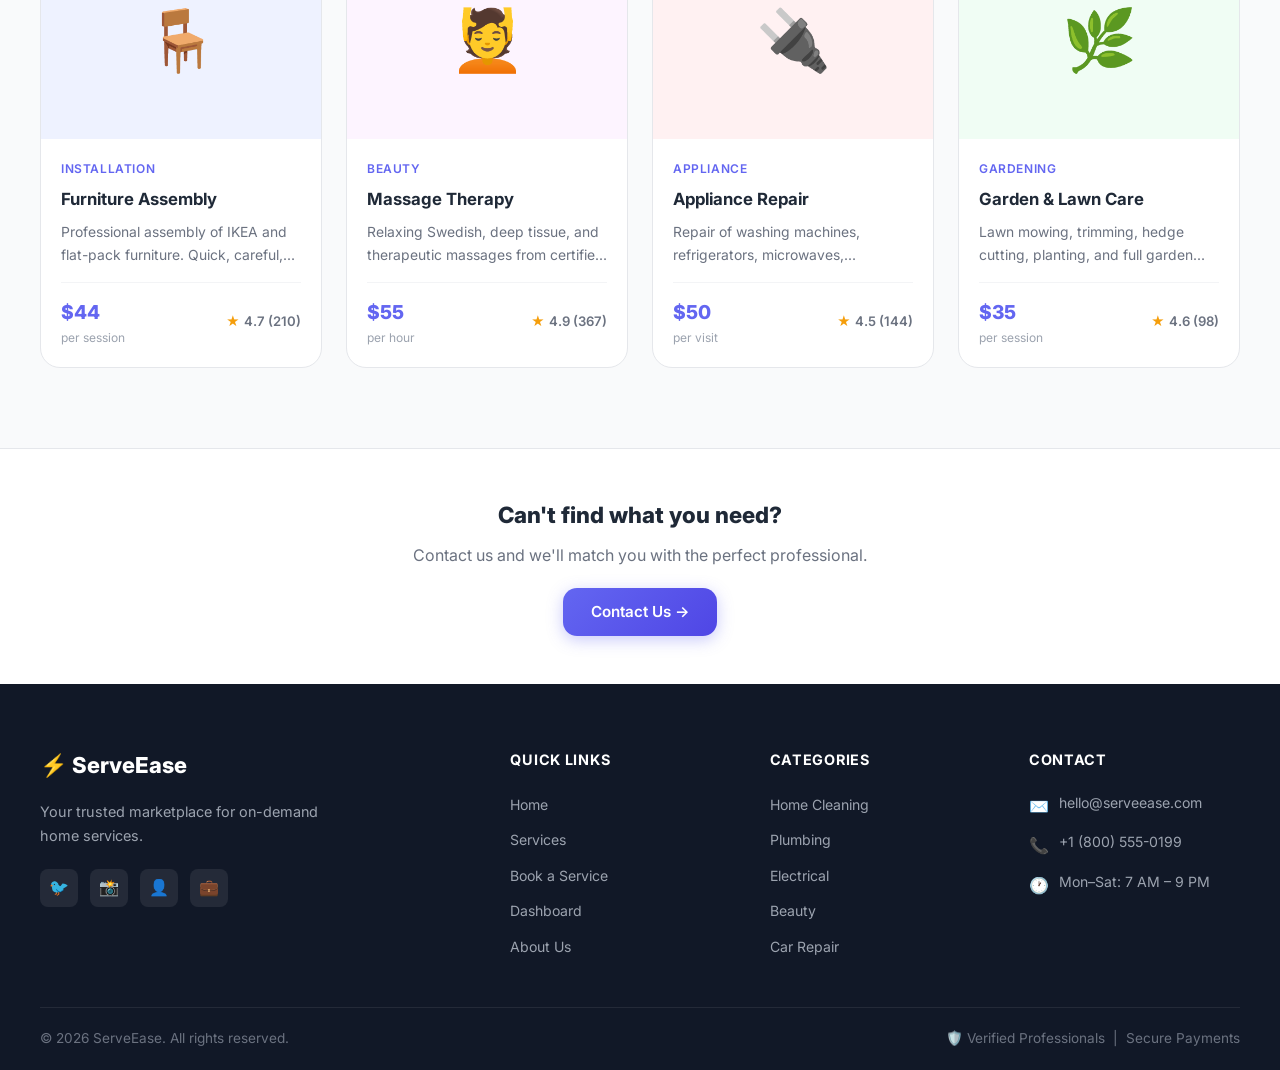
<file: services.html>
<!DOCTYPE html>
<html lang="en">
<head>
  <meta charset="UTF-8" />
  <meta name="viewport" content="width=device-width, initial-scale=1.0" />
  <title>Services – ServeEase</title>
  <meta name="description" content="Browse all professional home services available on ServeEase. Filter by category and find the right professional." />
  <link rel="preconnect" href="https://fonts.googleapis.com" />
  <link rel="preconnect" href="https://fonts.gstatic.com" crossorigin />
  <link href="https://fonts.googleapis.com/css2?family=Inter:wght@400;500;600;700;800&display=swap" rel="stylesheet" />
  <link rel="stylesheet" href="./css/style.css?v=1.0.1" />
</head>
<body>

<div id="page-loader">
  <div class="loader-inner">
    <div class="loader-logo">ServeEase</div>
    <div class="spinner"></div>
  </div>
</div>
<div id="toast-container"></div>

<!-- NAVBAR -->
<nav class="navbar">
  <div class="nav-container">
    <a href="index.html" class="nav-logo">
      <div class="nav-logo-icon">⚡</div>
      ServeEase
    </a>
    <div class="nav-links">
      <a href="index.html">Home</a>
      <a href="services.html" class="active">Services</a>
      <a href="dashboard.html">Dashboard</a>
      <a href="about.html">About</a>
      <a href="contact.html">Contact</a>
    </div>
    <div class="nav-actions">
      <button class="btn-nav-login">Login / Sign Up</button>
    </div>
    <button class="hamburger" aria-label="Toggle menu">
      <span></span><span></span><span></span>
    </button>
  </div>
  <div class="mobile-menu">
    <a href="index.html">Home</a>
    <a href="services.html" class="active">Services</a>
    <a href="dashboard.html">Dashboard</a>
    <a href="about.html">About</a>
    <a href="contact.html">Contact</a>
    <button class="btn btn-primary btn-sm mt-8 mobile-login-btn" style="align-self:flex-start">Login / Sign Up</button>
  </div>
</nav>

<!-- PAGE HEADER -->
<div class="page-header">
  <div class="page-header-container">
    <div class="breadcrumb">
      <a href="index.html">Home</a>
      <span class="breadcrumb-sep">›</span>
      <span>Services</span>
    </div>
    <h1 class="fade-in">All <span class="grad-text">Services</span></h1>
    <p class="fade-in delay-1">Browse 60+ professional home services from verified experts. Filtered, rated, and ready to book.</p>
  </div>
</div>

<!-- SERVICES CONTENT -->
<section class="section">
  <div class="section-container">

    <!-- Toolbar -->
    <div class="services-toolbar">
      <div class="search-bar">
        <span class="search-icon">🔍</span>
        <input type="text" id="service-search" placeholder="Search services..." autocomplete="off" />
      </div>
      <div id="results-count" style="font-size:0.88rem;color:var(--text-muted);font-weight:600;"></div>
    </div>

    <!-- Category Filters -->
    <div class="filter-bar">
      <button class="filter-btn active" data-cat="all">🌟 All Services</button>
      <button class="filter-btn" data-cat="cleaning">🧹 Cleaning</button>
      <button class="filter-btn" data-cat="plumbing">🔧 Plumbing</button>
      <button class="filter-btn" data-cat="electrical">⚡ Electrical</button>
      <button class="filter-btn" data-cat="auto">🚗 Auto</button>
      <button class="filter-btn" data-cat="appliance">❄️ Appliances</button>
      <button class="filter-btn" data-cat="beauty">💅 Beauty</button>
      <button class="filter-btn" data-cat="painting">🎨 Painting</button>
      <button class="filter-btn" data-cat="gardening">🌿 Gardening</button>
      <button class="filter-btn" data-cat="installation">🪑 Furniture</button>
    </div>

    <!-- Services Grid -->
    <div class="services-grid" id="services-grid">
      <!-- Populated by JS -->
    </div>

  </div>
</section>

<!-- CTA -->
<section style="background:var(--surface);border-top:1px solid var(--border);padding:48px 24px;text-align:center;">
  <h3 style="font-size:1.4rem;font-weight:800;margin-bottom:10px;">Can't find what you need?</h3>
  <p style="color:var(--text-secondary);margin-bottom:20px;">Contact us and we'll match you with the perfect professional.</p>
  <a href="contact.html" class="btn btn-primary">Contact Us →</a>
</section>

<!-- FOOTER -->
<footer class="footer">
  <div class="footer-grid">
    <div class="footer-brand">
      <span class="logo">⚡ ServeEase</span>
      <p>Your trusted marketplace for on-demand home services.</p>
      <div class="footer-social">
        <a class="social-link" href="#">🐦</a>
        <a class="social-link" href="#">📸</a>
        <a class="social-link" href="#">👤</a>
        <a class="social-link" href="#">💼</a>
      </div>
    </div>
    <div class="footer-col">
      <h4>Quick Links</h4>
      <ul>
        <li><a href="index.html">Home</a></li>
        <li><a href="services.html">Services</a></li>
        <li><a href="booking.html">Book a Service</a></li>
        <li><a href="dashboard.html">Dashboard</a></li>
        <li><a href="about.html">About Us</a></li>
      </ul>
    </div>
    <div class="footer-col">
      <h4>Categories</h4>
      <ul>
        <li><a href="#">Home Cleaning</a></li>
        <li><a href="#">Plumbing</a></li>
        <li><a href="#">Electrical</a></li>
        <li><a href="#">Beauty</a></li>
        <li><a href="#">Car Repair</a></li>
      </ul>
    </div>
    <div class="footer-col">
      <h4>Contact</h4>
      <div class="footer-contact-item"><span>✉️</span><span>hello@serveease.com</span></div>
      <div class="footer-contact-item"><span>📞</span><span>+1 (800) 555-0199</span></div>
      <div class="footer-contact-item"><span>🕐</span><span>Mon–Sat: 7 AM – 9 PM</span></div>
    </div>
  </div>
  <div class="footer-bottom">
    <span>© 2026 ServeEase. All rights reserved.</span>
    <span>🛡️ Verified Professionals &nbsp;|&nbsp; Secure Payments</span>
  </div>
</footer>

<!-- Login Modal -->
<div class="modal-overlay" id="login-modal">
  <div class="modal">
    <button class="modal-close" onclick="closeModal('login-modal')">✕</button>
    <div class="modal-icon" style="background:rgba(99,102,241,0.1);">⚡</div>
    <h2>Welcome to ServeEase</h2>
    <p>Sign in to manage your bookings and access exclusive deals.</p>
    <form id="login-form">
      <div class="form-group mb-16">
        <label class="form-label">Email Address</label>
        <input type="email" class="form-input" placeholder="you@example.com" required />
      </div>
      <div class="form-group mb-24">
        <label class="form-label">Password</label>
        <input type="password" class="form-input" placeholder="••••••••" required />
      </div>
      <button type="submit" class="btn btn-primary" style="width:100%;justify-content:center;">Login →</button>
    </form>
  </div>
</div>

<script src="./js/script.js?v=1.0.1"></script>
<script>
  // Pre-filter from URL
  document.addEventListener('DOMContentLoaded', () => {
    const params = new URLSearchParams(window.location.search);
    const cat = params.get('cat');
    if (cat) {
      const btn = document.querySelector(`.filter-btn[data-cat="${cat}"]`);
      if (btn) {
        document.querySelectorAll('.filter-btn').forEach(b => b.classList.remove('active'));
        btn.classList.add('active');
        window._activeCategory = cat;
        setTimeout(() => {
          activeCategory = cat;
          applyFilters();
        }, 50);
      }
    }
  });
</script>
</body>
</html>
</file>
<file: css/style.css>
/* ============================================
   SERVEASE - Service Marketplace Platform
   Main Stylesheet
   ============================================ */

/* CSS Variables */
:root {
  --primary: #6366F1;
  --primary-dark: #4F46E5;
  --primary-light: #818CF8;
  --secondary: #22C55E;
  --secondary-dark: #16A34A;
  --background: #F9FAFB;
  --surface: #FFFFFF;
  --text-primary: #1F2937;
  --text-secondary: #6B7280;
  --text-muted: #9CA3AF;
  --border: #E5E7EB;
  --border-light: #F3F4F6;
  --shadow-sm: 0 1px 3px rgba(0,0,0,0.08), 0 1px 2px rgba(0,0,0,0.06);
  --shadow-md: 0 4px 16px rgba(0,0,0,0.10);
  --shadow-lg: 0 10px 40px rgba(99,102,241,0.13);
  --shadow-xl: 0 20px 60px rgba(99,102,241,0.18);
  --radius-sm: 8px;
  --radius-md: 14px;
  --radius-lg: 20px;
  --radius-xl: 28px;
  --transition: all 0.3s cubic-bezier(0.4, 0, 0.2, 1);
  --font: 'Inter', -apple-system, BlinkMacSystemFont, 'Segoe UI', sans-serif;
}

/* Reset & Base */
*, *::before, *::after { box-sizing: border-box; margin: 0; padding: 0; }

html { scroll-behavior: smooth; font-size: 16px; }

body {
  font-family: var(--font);
  background: var(--background);
  color: var(--text-primary);
  line-height: 1.6;
  overflow-x: hidden;
}

a { text-decoration: none; color: inherit; }
ul { list-style: none; }
img { max-width: 100%; display: block; }
button { cursor: pointer; border: none; outline: none; font-family: var(--font); }
input, textarea, select { font-family: var(--font); outline: none; }

/* ============================================
   SMOOTH PAGE LOADER
   ============================================ */
#page-loader {
  position: fixed;
  inset: 0;
  background: linear-gradient(135deg, #f0f4ff 0%, #fafffe 50%, #f5f0ff 100%);
  display: flex;
  flex-direction: column;
  align-items: center;
  justify-content: center;
  z-index: 9999;
  transition: opacity 0.6s cubic-bezier(0.4, 0, 0.2, 1),
              transform 0.6s cubic-bezier(0.4, 0, 0.2, 1),
              visibility 0.6s ease;
}
#page-loader.hidden {
  opacity: 0;
  visibility: hidden;
  transform: scale(1.04) translateY(-18px);
  pointer-events: none;
}

.loader-inner {
  display: flex;
  flex-direction: column;
  align-items: center;
  gap: 0;
}

/* Icon wrap */
.loader-icon-wrap {
  position: relative;
  width: 88px;
  height: 88px;
  display: flex;
  align-items: center;
  justify-content: center;
  margin-bottom: 28px;
  animation: loaderIconPop 0.65s cubic-bezier(0.34, 1.56, 0.64, 1) both;
}
.loader-icon {
  width: 72px;
  height: 72px;
  background: linear-gradient(135deg, var(--primary), var(--primary-dark));
  border-radius: 22px;
  display: flex;
  align-items: center;
  justify-content: center;
  font-size: 34px;
  box-shadow: 0 12px 40px rgba(99,102,241,0.45);
  position: relative;
  z-index: 1;
}
.loader-icon-ring {
  position: absolute;
  inset: -8px;
  border-radius: 30px;
  border: 2.5px solid rgba(99,102,241,0.25);
  animation: loaderRingPulse 1.8s ease-in-out infinite;
}

/* Brand name */
.loader-brand {
  font-size: 32px;
  font-weight: 800;
  letter-spacing: -0.03em;
  background: linear-gradient(135deg, var(--primary), var(--secondary));
  -webkit-background-clip: text;
  -webkit-text-fill-color: transparent;
  background-clip: text;
  margin-bottom: 10px;
  animation: loaderSlideUp 0.55s cubic-bezier(0.4, 0, 0.2, 1) 0.2s both;
}

/* Tagline */
.loader-tagline {
  font-size: 0.92rem;
  color: var(--text-muted);
  font-weight: 500;
  letter-spacing: 0.01em;
  margin-bottom: 32px;
  animation: loaderSlideUp 0.55s cubic-bezier(0.4, 0, 0.2, 1) 0.35s both;
}

/* Animated dots */
.loader-dots {
  display: flex;
  gap: 8px;
  animation: loaderSlideUp 0.55s cubic-bezier(0.4, 0, 0.2, 1) 0.45s both;
}
.loader-dots span {
  width: 8px;
  height: 8px;
  border-radius: 50%;
  background: var(--primary);
  animation: loaderDotBounce 1.2s ease-in-out infinite;
  opacity: 0.7;
}
.loader-dots span:nth-child(1) { animation-delay: 0s; }
.loader-dots span:nth-child(2) { animation-delay: 0.18s; background: linear-gradient(135deg, var(--primary), var(--secondary)); opacity: 0.85; }
.loader-dots span:nth-child(3) { animation-delay: 0.36s; background: var(--secondary); }

/* Progress bar */
.loader-progress-bar {
  position: absolute;
  bottom: 0;
  left: 0;
  right: 0;
  height: 3px;
  background: rgba(99,102,241,0.12);
  overflow: hidden;
}
.loader-progress-fill {
  height: 100%;
  width: 0%;
  background: linear-gradient(90deg, var(--primary), var(--secondary));
  border-radius: 0 2px 2px 0;
  transition: width 0.3s cubic-bezier(0.4, 0, 0.2, 1);
  box-shadow: 0 0 10px rgba(99,102,241,0.6);
}

/* Keyframes */
@keyframes loaderIconPop {
  from { opacity: 0; transform: scale(0.5) rotate(-10deg); }
  to   { opacity: 1; transform: scale(1) rotate(0deg); }
}
@keyframes loaderRingPulse {
  0%, 100% { transform: scale(1);   opacity: 0.6; }
  50%       { transform: scale(1.18); opacity: 0.15; }
}
@keyframes loaderSlideUp {
  from { opacity: 0; transform: translateY(18px); }
  to   { opacity: 1; transform: translateY(0); }
}
@keyframes loaderDotBounce {
  0%, 80%, 100% { transform: scale(1);    opacity: 0.6; }
  40%           { transform: scale(1.55); opacity: 1;   }
}

/* ============================================
   TOAST NOTIFICATIONS
   ============================================ */
#toast-container {
  position: fixed;
  top: 24px;
  right: 24px;
  z-index: 9998;
  display: flex;
  flex-direction: column;
  gap: 10px;
  pointer-events: none;
}
.toast {
  background: var(--surface);
  border-radius: var(--radius-md);
  box-shadow: var(--shadow-lg);
  padding: 14px 20px;
  display: flex;
  align-items: center;
  gap: 12px;
  min-width: 300px;
  max-width: 380px;
  pointer-events: all;
  border-left: 4px solid var(--primary);
  animation: slideInRight 0.35s cubic-bezier(0.4, 0, 0.2, 1);
  font-size: 0.9rem;
  font-weight: 500;
}
.toast.success { border-left-color: var(--secondary); }
.toast.error { border-left-color: #EF4444; }
.toast.warning { border-left-color: #F59E0B; }
.toast-icon { font-size: 18px; flex-shrink: 0; }
.toast-msg { flex: 1; color: var(--text-primary); }
.toast-close { color: var(--text-muted); cursor: pointer; font-size: 18px; flex-shrink: 0; transition: var(--transition); }
.toast-close:hover { color: var(--text-primary); }
.toast.leaving { animation: slideOutRight 0.3s ease forwards; }

@keyframes slideInRight {
  from { transform: translateX(120%); opacity: 0; }
  to { transform: translateX(0); opacity: 1; }
}
@keyframes slideOutRight {
  from { transform: translateX(0); opacity: 1; }
  to { transform: translateX(120%); opacity: 0; }
}

/* ============================================
   NAVIGATION
   ============================================ */
.navbar {
  position: sticky;
  top: 0;
  z-index: 1000;
  background: rgba(255,255,255,0.95);
  backdrop-filter: blur(20px);
  -webkit-backdrop-filter: blur(20px);
  border-bottom: 1px solid var(--border);
  transition: var(--transition);
}
.navbar.scrolled {
  box-shadow: var(--shadow-md);
}

.nav-container {
  max-width: 1200px;
  margin: 0 auto;
  padding: 0 24px;
  display: flex;
  align-items: center;
  justify-content: space-between;
  height: 68px;
}

.nav-logo {
  display: flex;
  align-items: center;
  gap: 10px;
  font-size: 22px;
  font-weight: 800;
  background: linear-gradient(135deg, var(--primary), var(--primary-light));
  -webkit-background-clip: text;
  -webkit-text-fill-color: transparent;
  background-clip: text;
}
.nav-logo-icon {
  width: 36px;
  height: 36px;
  background: linear-gradient(135deg, var(--primary), var(--primary-light));
  border-radius: var(--radius-sm);
  display: flex;
  align-items: center;
  justify-content: center;
  font-size: 18px;
  -webkit-text-fill-color: white;
}

.nav-links {
  display: flex;
  align-items: center;
  gap: 6px;
}
.nav-links a {
  padding: 8px 14px;
  border-radius: var(--radius-sm);
  font-size: 0.92rem;
  font-weight: 500;
  color: var(--text-secondary);
  transition: var(--transition);
  position: relative;
}
.nav-links a:hover, .nav-links a.active {
  color: var(--primary);
  background: rgba(99,102,241,0.08);
}

.nav-actions {
  display: flex;
  align-items: center;
  gap: 12px;
}

.btn-nav-login {
  padding: 9px 22px;
  border-radius: var(--radius-sm);
  background: linear-gradient(135deg, var(--primary), var(--primary-dark));
  color: white;
  font-size: 0.9rem;
  font-weight: 600;
  transition: var(--transition);
  box-shadow: 0 2px 8px rgba(99,102,241,0.3);
}
.btn-nav-login:hover {
  transform: translateY(-1px);
  box-shadow: 0 4px 16px rgba(99,102,241,0.4);
}

.hamburger {
  display: none;
  flex-direction: column;
  gap: 5px;
  background: none;
  padding: 6px;
  border-radius: var(--radius-sm);
  transition: var(--transition);
}
.hamburger span {
  display: block;
  width: 22px;
  height: 2px;
  background: var(--text-primary);
  border-radius: 2px;
  transition: var(--transition);
}
.hamburger.open span:nth-child(1) { transform: translateY(7px) rotate(45deg); }
.hamburger.open span:nth-child(2) { opacity: 0; }
.hamburger.open span:nth-child(3) { transform: translateY(-7px) rotate(-45deg); }

.mobile-menu {
  display: none;
  flex-direction: column;
  background: var(--surface);
  border-top: 1px solid var(--border);
  padding: 12px 24px 16px;
  gap: 4px;
}
.mobile-menu.open { display: flex; }
.mobile-menu a {
  padding: 10px 14px;
  border-radius: var(--radius-sm);
  font-size: 0.95rem;
  font-weight: 500;
  color: var(--text-secondary);
  transition: var(--transition);
}
.mobile-menu a:hover, .mobile-menu a.active {
  color: var(--primary);
  background: rgba(99,102,241,0.08);
}

/* ============================================
   BUTTONS
   ============================================ */
.btn {
  display: inline-flex;
  align-items: center;
  gap: 8px;
  padding: 12px 28px;
  border-radius: var(--radius-md);
  font-size: 0.95rem;
  font-weight: 600;
  transition: var(--transition);
  cursor: pointer;
  border: none;
}
.btn-primary {
  background: linear-gradient(135deg, var(--primary), var(--primary-dark));
  color: white;
  box-shadow: 0 4px 16px rgba(99,102,241,0.35);
}
.btn-primary:hover {
  transform: translateY(-2px);
  box-shadow: 0 8px 24px rgba(99,102,241,0.45);
}
.btn-secondary {
  background: linear-gradient(135deg, var(--secondary), var(--secondary-dark));
  color: white;
  box-shadow: 0 4px 16px rgba(34,197,94,0.3);
}
.btn-secondary:hover {
  transform: translateY(-2px);
  box-shadow: 0 8px 24px rgba(34,197,94,0.4);
}
.btn-outline {
  background: transparent;
  color: var(--primary);
  border: 2px solid var(--primary);
}
.btn-outline:hover {
  background: var(--primary);
  color: white;
  transform: translateY(-2px);
}
.btn-ghost {
  background: rgba(99,102,241,0.08);
  color: var(--primary);
}
.btn-ghost:hover { background: rgba(99,102,241,0.15); }
.btn-danger {
  background: linear-gradient(135deg, #EF4444, #DC2626);
  color: white;
}
.btn-danger:hover { transform: translateY(-1px); box-shadow: 0 4px 12px rgba(239,68,68,0.3); }
.btn-sm { padding: 8px 18px; font-size: 0.85rem; }
.btn-lg { padding: 16px 40px; font-size: 1.05rem; }

/* ============================================
   HERO SECTION
   ============================================ */
.hero {
  background: linear-gradient(135deg, #EEF2FF 0%, #F0FDF4 50%, #FDF4FF 100%);
  padding: 100px 24px 80px;
  position: relative;
  overflow: hidden;
}
.hero::before {
  content: '';
  position: absolute;
  top: -100px;
  right: -200px;
  width: 600px;
  height: 600px;
  background: radial-gradient(circle, rgba(99,102,241,0.1) 0%, transparent 70%);
  pointer-events: none;
}
.hero::after {
  content: '';
  position: absolute;
  bottom: -100px;
  left: -200px;
  width: 500px;
  height: 500px;
  background: radial-gradient(circle, rgba(34,197,94,0.08) 0%, transparent 70%);
  pointer-events: none;
}

.hero-container {
  max-width: 1200px;
  margin: 0 auto;
  display: grid;
  grid-template-columns: 1fr 1fr;
  gap: 60px;
  align-items: center;
}

.hero-badge {
  display: inline-flex;
  align-items: center;
  gap: 8px;
  background: rgba(99,102,241,0.1);
  color: var(--primary);
  padding: 6px 16px;
  border-radius: 100px;
  font-size: 0.85rem;
  font-weight: 600;
  margin-bottom: 24px;
  border: 1px solid rgba(99,102,241,0.2);
}

.hero-title {
  font-size: clamp(2.2rem, 5vw, 3.4rem);
  font-weight: 800;
  line-height: 1.15;
  color: var(--text-primary);
  margin-bottom: 20px;
  letter-spacing: -0.02em;
}
.hero-title .highlight {
  background: linear-gradient(135deg, var(--primary), var(--secondary));
  -webkit-background-clip: text;
  -webkit-text-fill-color: transparent;
  background-clip: text;
}

.hero-desc {
  font-size: 1.1rem;
  color: var(--text-secondary);
  margin-bottom: 36px;
  line-height: 1.7;
  max-width: 480px;
}

.hero-actions {
  display: flex;
  gap: 16px;
  flex-wrap: wrap;
  margin-bottom: 48px;
}

.hero-stats {
  display: flex;
  gap: 32px;
}
.stat-item {}
.stat-number {
  font-size: 1.8rem;
  font-weight: 800;
  color: var(--primary);
  display: block;
  line-height: 1;
}
.stat-label {
  font-size: 0.82rem;
  color: var(--text-muted);
  font-weight: 500;
  margin-top: 4px;
}

.hero-visual {
  display: flex;
  flex-direction: column;
  gap: 16px;
  position: relative;
}
.hero-card {
  background: var(--surface);
  border-radius: var(--radius-lg);
  box-shadow: var(--shadow-lg);
  padding: 20px 24px;
  display: flex;
  align-items: center;
  gap: 16px;
  border: 1px solid rgba(255,255,255,0.8);
  transition: var(--transition);
  animation: floatCard 4s ease-in-out infinite;
}
.hero-card:nth-child(2) { animation-delay: 1.5s; margin-left: 40px; }
.hero-card:nth-child(3) { animation-delay: 3s; }

@keyframes floatCard {
  0%, 100% { transform: translateY(0); }
  50% { transform: translateY(-6px); }
}

.hero-card-icon {
  width: 50px;
  height: 50px;
  border-radius: var(--radius-md);
  display: flex;
  align-items: center;
  justify-content: center;
  font-size: 22px;
  flex-shrink: 0;
}
.hero-card-info h4 { font-size: 0.95rem; font-weight: 700; }
.hero-card-info p { font-size: 0.8rem; color: var(--text-muted); }
.hero-card-rating { margin-left: auto; text-align: right; }
.hero-card-rating .stars { color: #F59E0B; font-size: 14px; }
.hero-card-rating span { font-size: 0.8rem; font-weight: 600; color: var(--text-secondary); }

/* ============================================
   SECTION LAYOUT
   ============================================ */
.section { padding: 80px 24px; }
.section-alt { background: var(--surface); }
.section-container { max-width: 1200px; margin: 0 auto; }

.section-header { text-align: center; margin-bottom: 60px; }
.section-tag {
  display: inline-flex;
  align-items: center;
  gap: 6px;
  background: rgba(99,102,241,0.1);
  color: var(--primary);
  padding: 5px 14px;
  border-radius: 100px;
  font-size: 0.82rem;
  font-weight: 600;
  margin-bottom: 16px;
  border: 1px solid rgba(99,102,241,0.15);
}
.section-title {
  font-size: clamp(1.7rem, 4vw, 2.4rem);
  font-weight: 800;
  color: var(--text-primary);
  letter-spacing: -0.02em;
  margin-bottom: 14px;
}
.section-subtitle {
  font-size: 1rem;
  color: var(--text-secondary);
  max-width: 520px;
  margin: 0 auto;
  line-height: 1.7;
}

/* ============================================
   SERVICE CARDS
   ============================================ */
.services-grid {
  display: grid;
  grid-template-columns: repeat(auto-fill, minmax(280px, 1fr));
  gap: 24px;
}

.service-card {
  background: var(--surface);
  border-radius: var(--radius-lg);
  border: 1px solid var(--border);
  overflow: hidden;
  transition: var(--transition);
  cursor: pointer;
  position: relative;
}
.service-card:hover {
  transform: translateY(-6px);
  box-shadow: var(--shadow-xl);
  border-color: rgba(99,102,241,0.3);
}

.service-card-img {
  position: relative;
  height: 200px;
  overflow: hidden;
}
.service-card-img .img-placeholder {
  width: 100%;
  height: 100%;
  display: flex;
  align-items: center;
  justify-content: center;
  font-size: 60px;
}
.service-card-badge {
  position: absolute;
  top: 12px;
  right: 12px;
  background: var(--primary);
  color: white;
  font-size: 0.75rem;
  font-weight: 600;
  padding: 4px 10px;
  border-radius: 100px;
}
.service-card-badge.popular { background: var(--secondary); }

.service-card-body { padding: 20px; }
.service-card-cat {
  font-size: 0.75rem;
  font-weight: 600;
  color: var(--primary);
  text-transform: uppercase;
  letter-spacing: 0.05em;
  margin-bottom: 8px;
}
.service-card-title {
  font-size: 1.05rem;
  font-weight: 700;
  color: var(--text-primary);
  margin-bottom: 8px;
}
.service-card-desc {
  font-size: 0.87rem;
  color: var(--text-secondary);
  line-height: 1.6;
  margin-bottom: 16px;
  display: -webkit-box;
  -webkit-line-clamp: 2;
  -webkit-box-orient: vertical;
  overflow: hidden;
}
.service-card-footer {
  display: flex;
  align-items: center;
  justify-content: space-between;
  padding-top: 14px;
  border-top: 1px solid var(--border-light);
}
.service-price {
  display: flex;
  flex-direction: column;
}
.service-price strong {
  font-size: 1.2rem;
  font-weight: 800;
  color: var(--primary);
}
.service-price span {
  font-size: 0.75rem;
  color: var(--text-muted);
}
.service-rating {
  display: flex;
  align-items: center;
  gap: 4px;
  font-size: 0.82rem;
  color: var(--text-secondary);
  font-weight: 600;
}
.service-rating .star { color: #F59E0B; }

/* ============================================
   CATEGORY FILTERS
   ============================================ */
.filter-bar {
  display: flex;
  align-items: center;
  flex-wrap: wrap;
  gap: 10px;
  margin-bottom: 36px;
}
.filter-btn {
  padding: 8px 20px;
  border-radius: 100px;
  font-size: 0.87rem;
  font-weight: 600;
  background: var(--surface);
  color: var(--text-secondary);
  border: 1.5px solid var(--border);
  transition: var(--transition);
  cursor: pointer;
}
.filter-btn:hover, .filter-btn.active {
  background: var(--primary);
  color: white;
  border-color: var(--primary);
  box-shadow: 0 4px 12px rgba(99,102,241,0.3);
}

/* Search Bar */
.search-bar {
  display: flex;
  align-items: center;
  background: var(--surface);
  border: 1.5px solid var(--border);
  border-radius: var(--radius-xl);
  padding: 8px 16px;
  gap: 10px;
  transition: var(--transition);
  flex: 1;
  max-width: 400px;
}
.search-bar:focus-within {
  border-color: var(--primary);
  box-shadow: 0 0 0 3px rgba(99,102,241,0.12);
}
.search-bar input {
  border: none;
  background: none;
  font-size: 0.92rem;
  width: 100%;
  color: var(--text-primary);
}
.search-bar input::placeholder { color: var(--text-muted); }
.search-icon { color: var(--text-muted); font-size: 16px; }

.services-toolbar {
  display: flex;
  align-items: center;
  flex-wrap: wrap;
  gap: 16px;
  margin-bottom: 32px;
  justify-content: space-between;
}

/* ============================================
   HOW IT WORKS
   ============================================ */
.steps-grid {
  display: grid;
  grid-template-columns: repeat(auto-fit, minmax(220px, 1fr));
  gap: 40px;
  position: relative;
}
.step-card {
  text-align: center;
  padding: 36px 24px;
  background: var(--surface);
  border-radius: var(--radius-lg);
  border: 1px solid var(--border);
  transition: var(--transition);
  position: relative;
}
.step-card:hover { transform: translateY(-4px); box-shadow: var(--shadow-md); }

.step-number {
  width: 56px;
  height: 56px;
  background: linear-gradient(135deg, var(--primary), var(--primary-light));
  color: white;
  border-radius: 50%;
  display: flex;
  align-items: center;
  justify-content: center;
  font-size: 1.3rem;
  font-weight: 800;
  margin: 0 auto 20px;
  box-shadow: 0 4px 16px rgba(99,102,241,0.35);
}
.step-icon {
  font-size: 36px;
  margin-bottom: 16px;
  display: block;
}
.step-card h3 {
  font-size: 1.05rem;
  font-weight: 700;
  margin-bottom: 10px;
}
.step-card p { font-size: 0.88rem; color: var(--text-secondary); line-height: 1.65; }

/* ============================================
   TESTIMONIALS
   ============================================ */
.testimonials-grid {
  display: grid;
  grid-template-columns: repeat(auto-fit, minmax(300px, 1fr));
  gap: 24px;
}
.testimonial-card {
  background: var(--surface);
  border-radius: var(--radius-lg);
  padding: 28px;
  border: 1px solid var(--border);
  transition: var(--transition);
}
.testimonial-card:hover { transform: translateY(-3px); box-shadow: var(--shadow-md); }

.testimonial-stars { color: #F59E0B; font-size: 18px; margin-bottom: 14px; letter-spacing: 2px; }
.testimonial-text {
  font-size: 0.95rem;
  color: var(--text-secondary);
  line-height: 1.75;
  margin-bottom: 20px;
  font-style: italic;
}
.testimonial-author {
  display: flex;
  align-items: center;
  gap: 12px;
}
.author-avatar {
  width: 44px;
  height: 44px;
  border-radius: 50%;
  display: flex;
  align-items: center;
  justify-content: center;
  font-size: 18px;
  font-weight: 700;
  color: white;
  flex-shrink: 0;
}
.author-info h4 { font-size: 0.92rem; font-weight: 700; }
.author-info p { font-size: 0.8rem; color: var(--text-muted); }

/* ============================================
   CATEGORIES SECTION
   ============================================ */
.categories-grid {
  display: grid;
  grid-template-columns: repeat(auto-fill, minmax(150px, 1fr));
  gap: 16px;
}
.category-card {
  background: var(--surface);
  border-radius: var(--radius-lg);
  padding: 28px 16px;
  text-align: center;
  border: 1.5px solid var(--border);
  cursor: pointer;
  transition: var(--transition);
}
.category-card:hover {
  border-color: var(--primary);
  box-shadow: var(--shadow-md);
  transform: translateY(-4px);
}
.category-card:hover .cat-icon { transform: scale(1.1); }
.cat-icon { font-size: 36px; margin-bottom: 12px; transition: var(--transition); display: block; }
.cat-name { font-size: 0.88rem; font-weight: 600; color: var(--text-primary); }
.cat-count { font-size: 0.75rem; color: var(--text-muted); margin-top: 4px; }

/* ============================================
   ANIMATED COUNTERS
   ============================================ */
.counters-section {
  background: linear-gradient(135deg, var(--primary), var(--primary-dark));
  padding: 60px 24px;
  color: white;
}
.counters-grid {
  max-width: 1200px;
  margin: 0 auto;
  display: grid;
  grid-template-columns: repeat(auto-fit, minmax(180px, 1fr));
  gap: 32px;
  text-align: center;
}
.counter-item {}
.counter-number {
  font-size: 2.8rem;
  font-weight: 800;
  display: block;
  line-height: 1;
  margin-bottom: 8px;
}
.counter-label {
  font-size: 0.9rem;
  opacity: 0.85;
  font-weight: 500;
}

/* ============================================
   FOOTER
   ============================================ */
.footer {
  background: #111827;
  color: #D1D5DB;
  padding: 64px 24px 0;
}
.footer-grid {
  max-width: 1200px;
  margin: 0 auto;
  display: grid;
  grid-template-columns: 2fr 1fr 1fr 1fr;
  gap: 48px;
  padding-bottom: 48px;
  border-bottom: 1px solid rgba(255,255,255,0.08);
}
.footer-brand .logo {
  font-size: 22px;
  font-weight: 800;
  color: white;
  margin-bottom: 16px;
  display: block;
}
.footer-brand p { font-size: 0.9rem; line-height: 1.7; color: #9CA3AF; max-width: 280px; }
.footer-social { display: flex; gap: 12px; margin-top: 20px; }
.social-link {
  width: 38px;
  height: 38px;
  border-radius: var(--radius-sm);
  background: rgba(255,255,255,0.08);
  display: flex;
  align-items: center;
  justify-content: center;
  font-size: 16px;
  transition: var(--transition);
  color: #9CA3AF;
}
.social-link:hover { background: var(--primary); color: white; transform: translateY(-2px); }

.footer-col h4 {
  font-size: 0.9rem;
  font-weight: 700;
  color: white;
  text-transform: uppercase;
  letter-spacing: 0.05em;
  margin-bottom: 20px;
}
.footer-col ul { display: flex; flex-direction: column; gap: 10px; }
.footer-col ul a {
  font-size: 0.88rem;
  color: #9CA3AF;
  transition: var(--transition);
}
.footer-col ul a:hover { color: var(--primary-light); padding-left: 4px; }

.footer-contact-item {
  display: flex;
  align-items: flex-start;
  gap: 10px;
  font-size: 0.88rem;
  color: #9CA3AF;
  margin-bottom: 12px;
}
.footer-contact-item span:first-child { font-size: 16px; flex-shrink: 0; margin-top: 2px; }

.footer-bottom {
  max-width: 1200px;
  margin: 0 auto;
  padding: 20px 0;
  display: flex;
  align-items: center;
  justify-content: space-between;
  font-size: 0.85rem;
  color: #6B7280;
}

/* ============================================
   PAGE HEADER
   ============================================ */
.page-header {
  background: linear-gradient(135deg, #EEF2FF, #F0FDF4);
  padding: 60px 24px;
  text-align: center;
}
.page-header-container { max-width: 1200px; margin: 0 auto; }
.breadcrumb {
  display: flex;
  align-items: center;
  justify-content: center;
  gap: 8px;
  font-size: 0.85rem;
  color: var(--text-muted);
  margin-bottom: 16px;
}
.breadcrumb a { color: var(--primary); font-weight: 500; }
.breadcrumb-sep { color: var(--text-muted); }
.page-header h1 {
  font-size: clamp(2rem, 5vw, 2.8rem);
  font-weight: 800;
  letter-spacing: -0.02em;
  margin-bottom: 12px;
}
.page-header p { font-size: 1rem; color: var(--text-secondary); max-width: 480px; margin: 0 auto; }

/* ============================================
   SERVICE DETAILS PAGE
   ============================================ */
.service-detail-layout {
  display: grid;
  grid-template-columns: 1fr 380px;
  gap: 32px;
  max-width: 1200px;
  margin: 0 auto;
  padding: 48px 24px;
}

.gallery-main {
  border-radius: var(--radius-lg);
  overflow: hidden;
  aspect-ratio: 16/9;
  background: #E8EAFC;
  position: relative;
  display: flex;
  align-items: center;
  justify-content: center;
  font-size: 80px;
  margin-bottom: 16px;
}
.gallery-thumbs {
  display: flex;
  gap: 10px;
}
.gallery-thumb {
  width: 80px;
  height: 60px;
  border-radius: var(--radius-sm);
  background: #E8EAFC;
  display: flex;
  align-items: center;
  justify-content: center;
  font-size: 24px;
  cursor: pointer;
  border: 2px solid transparent;
  transition: var(--transition);
}
.gallery-thumb.active, .gallery-thumb:hover { border-color: var(--primary); }

.service-detail-content { margin-top: 28px; }
.service-detail-title {
  font-size: 1.9rem;
  font-weight: 800;
  letter-spacing: -0.02em;
  margin-bottom: 8px;
}
.service-meta {
  display: flex;
  align-items: center;
  flex-wrap: wrap;
  gap: 16px;
  margin-bottom: 20px;
}
.meta-badge {
  display: flex;
  align-items: center;
  gap: 5px;
  font-size: 0.85rem;
  font-weight: 600;
  color: var(--text-secondary);
}
.meta-badge .icon { font-size: 16px; }

.detail-tabs {
  display: flex;
  gap: 4px;
  border-bottom: 2px solid var(--border);
  margin-bottom: 24px;
  margin-top: 20px;
}
.tab-btn {
  padding: 10px 20px;
  font-size: 0.9rem;
  font-weight: 600;
  color: var(--text-muted);
  cursor: pointer;
  border: none;
  background: none;
  border-bottom: 2px solid transparent;
  margin-bottom: -2px;
  transition: var(--transition);
}
.tab-btn.active { color: var(--primary); border-bottom-color: var(--primary); }
.tab-pane { display: none; }
.tab-pane.active { display: block; }

.feature-list { display: flex; flex-direction: column; gap: 10px; }
.feature-item {
  display: flex;
  align-items: center;
  gap: 10px;
  font-size: 0.92rem;
  color: var(--text-secondary);
}
.feature-item .check { color: var(--secondary); font-size: 16px; }

/* Reviews */
.review-item { padding: 20px 0; border-bottom: 1px solid var(--border-light); }
.review-item:last-child { border-bottom: none; }
.review-header {
  display: flex;
  align-items: center;
  gap: 12px;
  margin-bottom: 10px;
}
.reviewer-avatar {
  width: 40px;
  height: 40px;
  border-radius: 50%;
  display: flex;
  align-items: center;
  justify-content: center;
  font-size: 16px;
  font-weight: 700;
  color: white;
}
.reviewer-info h5 { font-size: 0.9rem; font-weight: 700; }
.reviewer-info p { font-size: 0.78rem; color: var(--text-muted); }
.review-stars { margin-left: auto; color: #F59E0B; font-size: 14px; }
.review-text { font-size: 0.88rem; color: var(--text-secondary); line-height: 1.7; }

/* Booking Widget */
.booking-widget {
  background: var(--surface);
  border-radius: var(--radius-lg);
  border: 1px solid var(--border);
  padding: 28px;
  box-shadow: var(--shadow-md);
  position: sticky;
  top: 88px;
}
.widget-price {
  display: flex;
  align-items: baseline;
  gap: 6px;
  margin-bottom: 20px;
}
.widget-price .price { font-size: 2rem; font-weight: 800; color: var(--primary); }
.widget-price .unit { font-size: 0.9rem; color: var(--text-muted); }
.widget-rating {
  display: flex;
  align-items: center;
  gap: 8px;
  margin-bottom: 20px;
  padding-bottom: 20px;
  border-bottom: 1px solid var(--border-light);
}
.widget-features { display: flex; flex-direction: column; gap: 12px; margin-bottom: 24px; }
.widget-feature {
  display: flex;
  align-items: center;
  gap: 10px;
  font-size: 0.88rem;
  color: var(--text-secondary);
}
.widget-feature .icon { color: var(--secondary); font-size: 16px; }

/* ============================================
   BOOKING FORM
   ============================================ */
.booking-layout {
  max-width: 900px;
  margin: 0 auto;
  padding: 48px 24px;
}

.form-card {
  background: var(--surface);
  border-radius: var(--radius-xl);
  border: 1px solid var(--border);
  padding: 40px;
  box-shadow: var(--shadow-sm);
}

.form-section-title {
  font-size: 1.1rem;
  font-weight: 700;
  color: var(--primary);
  margin-bottom: 20px;
  padding-bottom: 10px;
  border-bottom: 2px solid var(--border-light);
  display: flex;
  align-items: center;
  gap: 8px;
}

.form-grid { display: grid; grid-template-columns: 1fr 1fr; gap: 20px; }
.form-grid.three-col { grid-template-columns: 1fr 1fr 1fr; }
.form-group { display: flex; flex-direction: column; gap: 6px; margin-bottom: 4px; }
.form-group.full { grid-column: 1 / -1; }

.form-label {
  font-size: 0.875rem;
  font-weight: 600;
  color: var(--text-primary);
}
.form-label .required { color: #EF4444; margin-left: 3px; }

.form-input, .form-select, .form-textarea {
  width: 100%;
  padding: 11px 16px;
  border: 1.5px solid var(--border);
  border-radius: var(--radius-sm);
  font-size: 0.92rem;
  color: var(--text-primary);
  background: var(--surface);
  transition: var(--transition);
}
.form-input:focus, .form-select:focus, .form-textarea:focus {
  border-color: var(--primary);
  box-shadow: 0 0 0 3px rgba(99,102,241,0.12);
  outline: none;
}
.form-input.error, .form-select.error, .form-textarea.error {
  border-color: #EF4444;
  box-shadow: 0 0 0 3px rgba(239,68,68,0.1);
}
.form-input.success { border-color: var(--secondary); }
.form-textarea { resize: vertical; min-height: 100px; }
.form-error { font-size: 0.8rem; color: #EF4444; display: flex; align-items: center; gap: 4px; }
.form-hint { font-size: 0.78rem; color: var(--text-muted); }

.form-divider { border: none; border-top: 1px solid var(--border); margin: 28px 0; }

/* ============================================
   DASHBOARD
   ============================================ */
.dashboard-layout {
  display: grid;
  grid-template-columns: 260px 1fr;
  min-height: calc(100vh - 68px);
}

.dashboard-sidebar {
  background: var(--surface);
  border-right: 1px solid var(--border);
  padding: 28px 20px;
  position: sticky;
  top: 68px;
  height: calc(100vh - 68px);
  overflow-y: auto;
}

.sidebar-profile {
  text-align: center;
  padding-bottom: 24px;
  border-bottom: 1px solid var(--border);
  margin-bottom: 24px;
}
.sidebar-avatar {
  width: 72px;
  height: 72px;
  border-radius: 50%;
  background: linear-gradient(135deg, var(--primary), var(--primary-light));
  display: flex;
  align-items: center;
  justify-content: center;
  font-size: 28px;
  font-weight: 800;
  color: white;
  margin: 0 auto 12px;
  box-shadow: 0 4px 16px rgba(99,102,241,0.3);
}
.sidebar-name { font-size: 1rem; font-weight: 700; margin-bottom: 4px; }
.sidebar-email { font-size: 0.8rem; color: var(--text-muted); }

.sidebar-nav { display: flex; flex-direction: column; gap: 4px; }
.sidebar-nav-item {
  display: flex;
  align-items: center;
  gap: 12px;
  padding: 11px 14px;
  border-radius: var(--radius-sm);
  font-size: 0.9rem;
  font-weight: 500;
  color: var(--text-secondary);
  cursor: pointer;
  transition: var(--transition);
  border: none;
  background: none;
  width: 100%;
  text-align: left;
}
.sidebar-nav-item:hover, .sidebar-nav-item.active {
  background: rgba(99,102,241,0.08);
  color: var(--primary);
}
.sidebar-nav-item .nav-icon { font-size: 18px; }

.dashboard-main { padding: 32px; }

.dashboard-greeting {
  margin-bottom: 28px;
}
.dashboard-greeting h2 {
  font-size: 1.6rem;
  font-weight: 800;
  margin-bottom: 4px;
}
.dashboard-greeting p { color: var(--text-secondary); font-size: 0.92rem; }

.stats-row {
  display: grid;
  grid-template-columns: repeat(auto-fill, minmax(180px, 1fr));
  gap: 20px;
  margin-bottom: 32px;
}
.stat-card {
  background: var(--surface);
  border-radius: var(--radius-lg);
  padding: 22px;
  border: 1px solid var(--border);
  transition: var(--transition);
}
.stat-card:hover { transform: translateY(-2px); box-shadow: var(--shadow-sm); }
.stat-card-icon {
  width: 44px;
  height: 44px;
  border-radius: var(--radius-sm);
  display: flex;
  align-items: center;
  justify-content: center;
  font-size: 20px;
  margin-bottom: 14px;
}
.stat-card h3 { font-size: 1.7rem; font-weight: 800; margin-bottom: 4px; }
.stat-card p { font-size: 0.82rem; color: var(--text-muted); font-weight: 500; }

.section-heading {
  display: flex;
  align-items: center;
  justify-content: space-between;
  margin-bottom: 18px;
}
.section-heading h3 { font-size: 1.1rem; font-weight: 700; }

/* Bookings Table */
.bookings-table-wrap {
  background: var(--surface);
  border-radius: var(--radius-lg);
  border: 1px solid var(--border);
  overflow: hidden;
  margin-bottom: 28px;
}
.bookings-table {
  width: 100%;
  border-collapse: collapse;
  font-size: 0.88rem;
}
.bookings-table th {
  background: var(--background);
  padding: 12px 16px;
  text-align: left;
  font-weight: 600;
  color: var(--text-secondary);
  border-bottom: 1px solid var(--border);
  font-size: 0.8rem;
  text-transform: uppercase;
  letter-spacing: 0.03em;
}
.bookings-table td {
  padding: 14px 16px;
  border-bottom: 1px solid var(--border-light);
  color: var(--text-primary);
}
.bookings-table tr:last-child td { border-bottom: none; }
.bookings-table tr:hover td { background: var(--background); }

.status-badge {
  display: inline-flex;
  align-items: center;
  gap: 5px;
  padding: 3px 10px;
  border-radius: 100px;
  font-size: 0.78rem;
  font-weight: 600;
}
.status-badge.upcoming { background: rgba(99,102,241,0.1); color: var(--primary); }
.status-badge.completed { background: rgba(34,197,94,0.1); color: var(--secondary-dark); }
.status-badge.cancelled { background: rgba(239,68,68,0.1); color: #DC2626; }
.status-badge.pending { background: rgba(245,158,11,0.1); color: #D97706; }

/* Upcoming Bookings Cards */
.upcoming-grid {
  display: grid;
  grid-template-columns: repeat(auto-fill, minmax(280px, 1fr));
  gap: 18px;
  margin-bottom: 28px;
}
.upcoming-card {
  background: var(--surface);
  border-radius: var(--radius-lg);
  border: 1px solid var(--border);
  padding: 20px;
  transition: var(--transition);
  position: relative;
  overflow: hidden;
}
.upcoming-card::before {
  content: '';
  position: absolute;
  top: 0;
  left: 0;
  right: 0;
  height: 3px;
  background: linear-gradient(135deg, var(--primary), var(--secondary));
}
.upcoming-card:hover { box-shadow: var(--shadow-sm); }
.upcoming-card-header {
  display: flex;
  align-items: center;
  justify-content: space-between;
  margin-bottom: 14px;
}
.service-icon-sm {
  width: 42px;
  height: 42px;
  border-radius: var(--radius-sm);
  display: flex;
  align-items: center;
  justify-content: center;
  font-size: 20px;
}
.upcoming-title { font-size: 0.95rem; font-weight: 700; margin-bottom: 10px; }
.upcoming-meta { display: flex; flex-direction: column; gap: 6px; margin-bottom: 14px; }
.upcoming-meta-item {
  display: flex;
  align-items: center;
  gap: 6px;
  font-size: 0.82rem;
  color: var(--text-secondary);
}
.upcoming-meta-item .icon { font-size: 14px; }

/* Dashboard Panel */
.dash-panel {
  background: var(--surface);
  border-radius: var(--radius-lg);
  border: 1px solid var(--border);
  padding: 24px;
  margin-bottom: 24px;
}
.dash-panel-title {
  font-size: 1rem;
  font-weight: 700;
  margin-bottom: 18px;
  display: flex;
  align-items: center;
  gap: 8px;
}

/* Profile Form */
.profile-grid {
  display: grid;
  grid-template-columns: 1fr 1fr;
  gap: 18px;
}

/* ============================================
   ABOUT PAGE
   ============================================ */
.about-hero {
  background: linear-gradient(135deg, #EEF2FF, #F0FDF4);
  padding: 80px 24px;
}
.about-hero-container {
  max-width: 1200px;
  margin: 0 auto;
  display: grid;
  grid-template-columns: 1fr 1fr;
  gap: 60px;
  align-items: center;
}
.about-visual {
  display: grid;
  grid-template-columns: 1fr 1fr;
  gap: 16px;
}
.about-visual-card {
  background: white;
  border-radius: var(--radius-lg);
  padding: 28px 20px;
  text-align: center;
  box-shadow: var(--shadow-md);
  border: 1px solid var(--border);
}
.about-visual-card .icon { font-size: 36px; margin-bottom: 12px; display: block; }
.about-visual-card h3 { font-size: 1.5rem; font-weight: 800; color: var(--primary); }
.about-visual-card p { font-size: 0.78rem; color: var(--text-muted); font-weight: 500; }

.team-grid {
  display: grid;
  grid-template-columns: repeat(auto-fill, minmax(220px, 1fr));
  gap: 24px;
}
.team-card {
  background: var(--surface);
  border-radius: var(--radius-lg);
  border: 1px solid var(--border);
  padding: 28px 20px;
  text-align: center;
  transition: var(--transition);
}
.team-card:hover { transform: translateY(-4px); box-shadow: var(--shadow-md); }
.team-avatar {
  width: 80px;
  height: 80px;
  border-radius: 50%;
  display: flex;
  align-items: center;
  justify-content: center;
  font-size: 32px;
  font-weight: 800;
  color: white;
  margin: 0 auto 16px;
  box-shadow: 0 4px 16px rgba(0,0,0,0.15);
}
.team-card h4 { font-size: 1rem; font-weight: 700; margin-bottom: 4px; }
.team-card p { font-size: 0.82rem; color: var(--primary); font-weight: 600; margin-bottom: 12px; }
.team-card .team-bio { font-size: 0.82rem; color: var(--text-secondary); line-height: 1.6; }

/* ============================================
   CONTACT PAGE
   ============================================ */
.contact-layout {
  display: grid;
  grid-template-columns: 380px 1fr;
  gap: 40px;
  max-width: 1100px;
  margin: 0 auto;
  padding: 60px 24px;
}

.contact-info-card {
  background: linear-gradient(135deg, var(--primary), var(--primary-dark));
  border-radius: var(--radius-xl);
  padding: 40px;
  color: white;
}
.contact-info-card h3 {
  font-size: 1.4rem;
  font-weight: 800;
  margin-bottom: 12px;
}
.contact-info-card p {
  font-size: 0.9rem;
  opacity: 0.85;
  line-height: 1.7;
  margin-bottom: 32px;
}
.contact-detail-item {
  display: flex;
  align-items: flex-start;
  gap: 14px;
  margin-bottom: 20px;
}
.contact-detail-icon {
  width: 40px;
  height: 40px;
  background: rgba(255,255,255,0.15);
  border-radius: var(--radius-sm);
  display: flex;
  align-items: center;
  justify-content: center;
  font-size: 18px;
  flex-shrink: 0;
}
.contact-detail-item h5 { font-size: 0.82rem; opacity: 0.7; margin-bottom: 4px; font-weight: 500; }
.contact-detail-item p { font-size: 0.9rem; font-weight: 600; opacity: 1; margin: 0; }

/* FAQ */
.faq-list { display: flex; flex-direction: column; gap: 12px; }
.faq-item {
  background: var(--surface);
  border-radius: var(--radius-md);
  border: 1px solid var(--border);
  overflow: hidden;
  transition: var(--transition);
}
.faq-question {
  display: flex;
  align-items: center;
  justify-content: space-between;
  padding: 18px 22px;
  cursor: pointer;
  font-size: 0.95rem;
  font-weight: 600;
  color: var(--text-primary);
  transition: var(--transition);
}
.faq-question:hover { color: var(--primary); }
.faq-icon {
  font-size: 20px;
  color: var(--text-muted);
  transition: var(--transition);
  flex-shrink: 0;
}
.faq-item.open .faq-icon { transform: rotate(45deg); color: var(--primary); }
.faq-answer {
  max-height: 0;
  overflow: hidden;
  transition: max-height 0.35s ease;
}
.faq-answer-inner {
  padding: 0 22px 18px;
  font-size: 0.88rem;
  color: var(--text-secondary);
  line-height: 1.75;
}

/* ============================================
   MODAL
   ============================================ */
.modal-overlay {
  position: fixed;
  inset: 0;
  background: rgba(17,24,39,0.6);
  backdrop-filter: blur(4px);
  display: flex;
  align-items: center;
  justify-content: center;
  z-index: 9990;
  opacity: 0;
  visibility: hidden;
  transition: var(--transition);
  padding: 20px;
}
.modal-overlay.open {
  opacity: 1;
  visibility: visible;
}
.modal {
  background: var(--surface);
  border-radius: var(--radius-xl);
  padding: 40px;
  max-width: 480px;
  width: 100%;
  box-shadow: var(--shadow-xl);
  transform: scale(0.9) translateY(20px);
  transition: var(--transition);
  position: relative;
}
.modal-overlay.open .modal { transform: scale(1) translateY(0); }

.modal-close {
  position: absolute;
  top: 18px;
  right: 18px;
  width: 32px;
  height: 32px;
  border-radius: var(--radius-sm);
  background: var(--background);
  border: none;
  cursor: pointer;
  display: flex;
  align-items: center;
  justify-content: center;
  font-size: 18px;
  color: var(--text-muted);
  transition: var(--transition);
}
.modal-close:hover { background: var(--border); color: var(--text-primary); }

.modal-icon {
  width: 72px;
  height: 72px;
  border-radius: 50%;
  background: rgba(34,197,94,0.12);
  display: flex;
  align-items: center;
  justify-content: center;
  font-size: 36px;
  margin: 0 auto 20px;
}
.modal h2 { font-size: 1.5rem; font-weight: 800; text-align: center; margin-bottom: 8px; }
.modal p { text-align: center; color: var(--text-secondary); font-size: 0.92rem; margin-bottom: 24px; line-height: 1.6; }

.modal-booking-details {
  background: var(--background);
  border-radius: var(--radius-md);
  padding: 18px;
  margin-bottom: 24px;
  display: flex;
  flex-direction: column;
  gap: 10px;
}
.modal-detail-row {
  display: flex;
  justify-content: space-between;
  font-size: 0.88rem;
}
.modal-detail-row .label { color: var(--text-muted); }
.modal-detail-row .value { font-weight: 600; }

/* ============================================
   UTILITY CLASSES
   ============================================ */
.text-primary { color: var(--primary); }
.text-secondary-color { color: var(--secondary); }
.text-muted { color: var(--text-muted); }
.text-center { text-align: center; }
.flex { display: flex; }
.flex-center { display: flex; align-items: center; justify-content: center; }
.gap-8 { gap: 8px; }
.gap-12 { gap: 12px; }
.gap-16 { gap: 16px; }
.mt-4 { margin-top: 4px; }
.mt-8 { margin-top: 8px; }
.mt-16 { margin-top: 16px; }
.mt-24 { margin-top: 24px; }
.mb-8 { margin-bottom: 8px; }
.mb-16 { margin-bottom: 16px; }
.mb-24 { margin-bottom: 24px; }
.hidden { display: none !important; }
.no-results {
  text-align: center;
  padding: 60px 24px;
  color: var(--text-muted);
}
.no-results .no-results-icon { font-size: 56px; margin-bottom: 16px; }
.no-results h3 { font-size: 1.1rem; font-weight: 700; color: var(--text-secondary); margin-bottom: 8px; }

/* Gradient text */
.grad-text {
  background: linear-gradient(135deg, var(--primary), var(--secondary));
  -webkit-background-clip: text;
  -webkit-text-fill-color: transparent;
  background-clip: text;
}

/* Color utilities */
.bg-purple-soft { background: rgba(99,102,241,0.1); }
.bg-green-soft { background: rgba(34,197,94,0.1); }
.bg-orange-soft { background: rgba(245,158,11,0.1); }
.bg-red-soft { background: rgba(239,68,68,0.1); }
.bg-blue-soft { background: rgba(59,130,246,0.1); }
.bg-pink-soft { background: rgba(236,72,153,0.1); }
.text-purple { color: var(--primary); }

/* Scroll animations – upgraded */
.fade-in {
  opacity: 0;
  transform: translateY(36px);
  transition: opacity 0.65s cubic-bezier(0.4,0,0.2,1), transform 0.65s cubic-bezier(0.4,0,0.2,1);
}
.fade-in.visible { opacity: 1; transform: translateY(0); }
.fade-in-left {
  opacity: 0;
  transform: translateX(-44px);
  transition: opacity 0.65s cubic-bezier(0.4,0,0.2,1), transform 0.65s cubic-bezier(0.4,0,0.2,1);
}
.fade-in-left.visible { opacity: 1; transform: translateX(0); }
.fade-in-right {
  opacity: 0;
  transform: translateX(44px);
  transition: opacity 0.65s cubic-bezier(0.4,0,0.2,1), transform 0.65s cubic-bezier(0.4,0,0.2,1);
}
.fade-in-right.visible { opacity: 1; transform: translateX(0); }

/* Delay utilities */
.delay-1 { transition-delay: 0.1s; }
.delay-2 { transition-delay: 0.2s; }
.delay-3 { transition-delay: 0.3s; }
.delay-4 { transition-delay: 0.4s; }

/* ============================================
   ENTRANCE REVEAL ANIMATION SYSTEM
   ============================================ */

/* --- Base hidden states --- */
.reveal-up {
  opacity: 0;
  transform: translateY(52px);
  will-change: opacity, transform;
}
.reveal-left {
  opacity: 0;
  transform: translateX(-52px);
  will-change: opacity, transform;
}
.reveal-right {
  opacity: 0;
  transform: translateX(52px);
  will-change: opacity, transform;
}
.reveal-scale {
  opacity: 0;
  transform: scale(0.82) translateY(20px);
  will-change: opacity, transform;
}
.reveal-flip {
  opacity: 0;
  transform: perspective(700px) rotateX(24deg) translateY(28px);
  transform-origin: top center;
  will-change: opacity, transform;
}

/* --- Revealed states --- */
.reveal-up.is-revealed,
.reveal-left.is-revealed,
.reveal-right.is-revealed,
.reveal-scale.is-revealed {
  opacity: 1;
  transform: none;
  transition: opacity 0.72s cubic-bezier(0.4,0,0.2,1),
              transform 0.72s cubic-bezier(0.4,0,0.2,1);
}
.reveal-flip.is-revealed {
  opacity: 1;
  transform: none;
  transition: opacity 0.65s cubic-bezier(0.4,0,0.2,1),
              transform 0.65s cubic-bezier(0.34,1.56,0.64,1);
}

/* --- Underline sweep on headline highlight --- */
.reveal-highlight {
  position: relative;
  display: inline;
}
.reveal-highlight::after {
  content: '';
  position: absolute;
  left: 0;
  bottom: -3px;
  width: 0;
  height: 3px;
  background: linear-gradient(90deg, var(--primary), var(--secondary));
  border-radius: 2px;
  transition: width 0.85s cubic-bezier(0.4,0,0.2,1) 0.55s;
  display: block;
}
.reveal-highlight.is-revealed::after { width: 100%; }

/* --- Section header stagger delays --- */
.section-header .section-title.reveal-up  { transition-delay: 0.12s; }
.section-header .section-subtitle.reveal-up { transition-delay: 0.24s; }

/* --- Navbar entrance --- */
.navbar {
  animation: navbarSlideDown 0.6s cubic-bezier(0.4,0,0.2,1) both;
}
@keyframes navbarSlideDown {
  from { opacity: 0; transform: translateY(-100%); }
  to   { opacity: 1; transform: translateY(0); }
}

/* --- Hero badge, stats entrance --- */
.hero-badge.reveal-up  { transition-delay: 0.05s; }
.hero-stats.reveal-up  { transition-delay: 0.1s; }

/* ============================================
   RESPONSIVE - TABLET
   ============================================ */
@media (max-width: 1024px) {
  .hero-container { grid-template-columns: 1fr; gap: 48px; }
  .hero-visual { display: grid; grid-template-columns: 1fr 1fr; }
  .hero-card:nth-child(2) { margin-left: 0; }
  .service-detail-layout { grid-template-columns: 1fr; }
  .booking-widget { position: static; }
  .dashboard-layout { grid-template-columns: 220px 1fr; }
  .dashboard-main { padding: 24px 20px; }
  .contact-layout { grid-template-columns: 1fr; }
  .contact-info-card { max-width: 100%; }
  .footer-grid { grid-template-columns: 1fr 1fr; gap: 32px; }
  .about-hero-container { grid-template-columns: 1fr; gap: 40px; }
}

/* ============================================
   RESPONSIVE - MOBILE
   ============================================ */
@media (max-width: 768px) {
  .nav-links, .nav-actions { display: none; }
  .hamburger { display: flex; }

  .hero { padding: 70px 20px 60px; }
  .hero-actions { flex-direction: column; align-items: flex-start; }
  .hero-visual { grid-template-columns: 1fr; }
  .hero-stats { gap: 20px; }
  .hero-card:nth-child(2) { margin-left: 0; }

  .section { padding: 60px 20px; }

  .services-toolbar { flex-direction: column; align-items: stretch; }
  .search-bar { max-width: 100%; }

  .filter-bar { overflow-x: auto; flex-wrap: nowrap; padding-bottom: 8px; }

  .form-grid { grid-template-columns: 1fr; }
  .form-grid.three-col { grid-template-columns: 1fr; }
  .form-card { padding: 24px 20px; }

  .dashboard-layout { grid-template-columns: 1fr; }
  .dashboard-sidebar {
    position: static;
    height: auto;
    border-right: none;
    border-bottom: 1px solid var(--border);
  }
  .dashboard-main { padding: 20px; }
  .stats-row { grid-template-columns: 1fr 1fr; }

  .bookings-table { font-size: 0.8rem; }
  .bookings-table th, .bookings-table td { padding: 10px 12px; }

  .profile-grid { grid-template-columns: 1fr; }

  .footer-grid { grid-template-columns: 1fr; gap: 28px; }
  .footer-bottom { flex-direction: column; gap: 8px; text-align: center; }

  .modal { padding: 28px 20px; }
  .modal h2 { font-size: 1.3rem; }

  #toast-container { right: 12px; left: 12px; }
  .toast { min-width: unset; }
}

@media (max-width: 480px) {
  .hero-title { font-size: 1.9rem; }
  .section-title { font-size: 1.6rem; }
  .stats-row { grid-template-columns: 1fr; }
  .counters-grid { grid-template-columns: 1fr 1fr; }
  .categories-grid { grid-template-columns: repeat(3, 1fr); }
}

/* ============================================
   ABOUT PAGE – EXTENDED STYLES
   ============================================ */

.about-hero-text {
  color: var(--text-secondary);
  line-height: 1.8;
  margin-bottom: 16px;
  font-size: 1rem;
}

.about-hero-btns {
  display: flex;
  gap: 12px;
  flex-wrap: wrap;
  margin-top: 8px;
}

.about-visual-icon {
  font-size: 32px;
  margin-bottom: 10px;
  display: block;
}

.about-visual-number {
  font-size: 1.6rem;
  font-weight: 800;
  color: var(--primary);
  line-height: 1;
  margin-bottom: 4px;
}

.about-visual-label {
  font-size: 0.78rem;
  color: var(--text-muted);
  font-weight: 500;
  text-transform: uppercase;
  letter-spacing: 0.05em;
}

/* Values Grid */
.values-grid {
  display: grid;
  grid-template-columns: repeat(auto-fill, minmax(240px, 1fr));
  gap: 24px;
}

.value-card {
  background: white;
  border-radius: var(--radius-lg);
  padding: 32px 24px;
  border: 1px solid var(--border);
  transition: var(--transition);
}

.value-card:hover {
  transform: translateY(-4px);
  box-shadow: var(--shadow-md);
}

.value-icon {
  width: 60px;
  height: 60px;
  border-radius: var(--radius-md);
  display: flex;
  align-items: center;
  justify-content: center;
  font-size: 28px;
  margin-bottom: 20px;
}

.value-title {
  font-size: 1.1rem;
  font-weight: 700;
  color: var(--text-primary);
  margin-bottom: 12px;
}

.value-text {
  font-size: 0.9rem;
  color: var(--text-secondary);
  line-height: 1.7;
}

/* Timeline */
.timeline {
  max-width: 760px;
  margin: 0 auto;
  position: relative;
}

.timeline::before {
  content: '';
  position: absolute;
  left: 50%;
  top: 0;
  bottom: 0;
  width: 2px;
  background: var(--border);
  transform: translateX(-50%);
}

.timeline-item {
  display: grid;
  grid-template-columns: 1fr 1fr;
  gap: 40px;
  align-items: start;
  margin-bottom: 40px;
  position: relative;
}

.timeline-dot {
  position: absolute;
  left: 50%;
  top: 12px;
  width: 14px;
  height: 14px;
  background: var(--primary);
  border-radius: 50%;
  transform: translateX(-50%);
  z-index: 1;
  box-shadow: 0 0 0 4px #EEF2FF;
}

.timeline-item.fade-in-left .timeline-content {
  grid-column: 1;
  text-align: right;
}

.timeline-item.fade-in-right .timeline-content {
  grid-column: 2;
}

.timeline-item.fade-in-right .timeline-dot { left: 50%; }

.timeline-year {
  display: inline-block;
  background: var(--primary);
  color: white;
  font-size: 0.78rem;
  font-weight: 700;
  padding: 3px 10px;
  border-radius: 999px;
  margin-bottom: 10px;
}

.timeline-title {
  font-size: 1.05rem;
  font-weight: 700;
  color: var(--text-primary);
  margin-bottom: 8px;
}

.timeline-text {
  font-size: 0.88rem;
  color: var(--text-secondary);
  line-height: 1.7;
}

/* Team – updated selectors */
.team-name {
  font-size: 1rem;
  font-weight: 700;
  margin-bottom: 4px;
  color: var(--text-primary);
}

.team-role {
  font-size: 0.82rem;
  color: var(--primary);
  font-weight: 600;
  display: block;
  margin-bottom: 12px;
}

.team-bio {
  font-size: 0.82rem;
  color: var(--text-secondary);
  line-height: 1.6;
  margin-bottom: 16px;
}

.team-info { text-align: center; }

.team-social {
  display: flex;
  gap: 8px;
  justify-content: center;
}

.team-social a {
  display: inline-flex;
  align-items: center;
  justify-content: center;
  width: 32px;
  height: 32px;
  border: 1px solid var(--border);
  border-radius: var(--radius-sm);
  font-size: 0.82rem;
  font-weight: 700;
  color: var(--text-secondary);
  text-decoration: none;
  transition: var(--transition);
}

.team-social a:hover {
  background: var(--primary);
  color: white;
  border-color: var(--primary);
}

/* CTA white outline button */
.btn-outline-white {
  background: transparent;
  border: 2px solid rgba(255,255,255,0.7);
  color: white;
}

.btn-outline-white:hover {
  background: rgba(255,255,255,0.15);
  border-color: white;
  color: white;
}

/* Responsive – about */
@media (max-width: 768px) {
  .values-grid { grid-template-columns: 1fr 1fr; }
  .timeline::before { display: none; }
  .timeline-item { grid-template-columns: 1fr; gap: 0; }
  .timeline-item.fade-in-left .timeline-content,
  .timeline-item.fade-in-right .timeline-content {
    grid-column: 1;
    text-align: left;
    padding-left: 28px;
    border-left: 3px solid var(--primary);
    margin-bottom: 32px;
  }
  .timeline-dot { display: none; }
  .team-grid { grid-template-columns: 1fr 1fr; }
  .about-hero-btns { flex-direction: column; }
}

@media (max-width: 480px) {
  .values-grid { grid-template-columns: 1fr; }
  .team-grid { grid-template-columns: 1fr; }
}

/* ============================================
   CONTACT PAGE – EXTENDED STYLES
   ============================================ */

/* Contact info card internals */
.contact-detail-body {
  display: flex;
  flex-direction: column;
  gap: 2px;
}

.contact-detail-body strong {
  font-size: 0.78rem;
  font-weight: 600;
  opacity: 0.7;
  text-transform: uppercase;
  letter-spacing: 0.05em;
}

.contact-detail-body span,
.contact-detail-body a {
  font-size: 0.9rem;
  font-weight: 600;
  color: white;
  text-decoration: none;
}

.contact-detail-body a:hover { text-decoration: underline; }

.contact-social-row {
  display: flex;
  align-items: center;
  gap: 12px;
  margin-top: 32px;
  padding-top: 24px;
  border-top: 1px solid rgba(255,255,255,0.2);
}

.contact-social-row span {
  font-size: 0.82rem;
  font-weight: 600;
  opacity: 0.7;
  flex-shrink: 0;
}

.contact-socials { display: flex; gap: 8px; }

.contact-social-btn {
  display: inline-flex;
  align-items: center;
  justify-content: center;
  width: 36px;
  height: 36px;
  background: rgba(255,255,255,0.15);
  border-radius: var(--radius-sm);
  color: white;
  text-decoration: none;
  font-size: 0.82rem;
  font-weight: 700;
  transition: var(--transition);
}

.contact-social-btn:hover { background: rgba(255,255,255,0.3); }

/* Contact form wrapper */
.contact-form-wrapper {}

.form-section-title {
  font-size: 1.4rem;
  font-weight: 800;
  color: var(--text-primary);
  margin-bottom: 8px;
}

.form-section-subtitle {
  font-size: 0.9rem;
  color: var(--text-secondary);
  margin-bottom: 28px;
  line-height: 1.6;
}

/* Quick Contact Cards */
.quick-contact-grid {
  display: grid;
  grid-template-columns: repeat(auto-fill, minmax(220px, 1fr));
  gap: 24px;
  margin-top: 16px;
}

.quick-contact-card {
  background: white;
  border: 1px solid var(--border);
  border-radius: var(--radius-lg);
  padding: 32px 24px;
  text-align: center;
  transition: var(--transition);
}

.quick-contact-card:hover {
  transform: translateY(-4px);
  box-shadow: var(--shadow-md);
}

.quick-icon {
  width: 60px;
  height: 60px;
  border-radius: var(--radius-md);
  display: flex;
  align-items: center;
  justify-content: center;
  font-size: 26px;
  margin: 0 auto 16px;
}

.quick-contact-card h3 {
  font-size: 1rem;
  font-weight: 700;
  color: var(--text-primary);
  margin-bottom: 8px;
}

.quick-contact-card p {
  font-size: 0.85rem;
  color: var(--text-secondary);
  line-height: 1.6;
  margin-bottom: 20px;
}

/* FAQ with sidebar layout */
.faq-layout {
  display: grid;
  grid-template-columns: 1fr 320px;
  gap: 40px;
  align-items: start;
}

.faq-sidebar {}

.faq-cta-card {
  background: linear-gradient(135deg, #EEF2FF, #E0E7FF);
  border-radius: var(--radius-lg);
  padding: 32px 28px;
  text-align: center;
  position: sticky;
  top: 100px;
}

.faq-cta-icon {
  font-size: 40px;
  margin-bottom: 16px;
  display: block;
}

.faq-cta-card h3 {
  font-size: 1.1rem;
  font-weight: 700;
  color: var(--text-primary);
  margin-bottom: 12px;
}

.faq-cta-card p {
  font-size: 0.88rem;
  color: var(--text-secondary);
  line-height: 1.6;
  margin-bottom: 24px;
}

/* FAQ answer with p child */
.faq-answer p {
  padding: 0 22px 18px;
  font-size: 0.88rem;
  color: var(--text-secondary);
  line-height: 1.75;
}

.faq-answer p a { color: var(--primary); }

/* Map Section */
.map-section {
  background: var(--surface);
  padding: 60px 24px 0;
  text-align: center;
}

.map-header {
  max-width: 600px;
  margin: 0 auto 32px;
}

.map-placeholder {
  height: 380px;
  background: linear-gradient(135deg, #E0E7FF 0%, #F0FDF4 100%);
  display: flex;
  align-items: center;
  justify-content: center;
  border-radius: var(--radius-xl) var(--radius-xl) 0 0;
  max-width: 1200px;
  margin: 0 auto;
  border: 1px solid var(--border);
  border-bottom: none;
}

.map-placeholder-inner {
  text-align: center;
}

.map-pin-icon {
  font-size: 48px;
  margin-bottom: 16px;
  display: block;
}

.map-placeholder p {
  font-size: 1rem;
  color: var(--text-secondary);
  font-weight: 500;
  margin-bottom: 6px;
}

.map-placeholder small {
  font-size: 0.85rem;
  color: var(--text-muted);
}

/* Responsive – contact */
@media (max-width: 1024px) {
  .faq-layout { grid-template-columns: 1fr; }
  .faq-sidebar { order: -1; }
  .faq-cta-card { position: static; }
}

@media (max-width: 768px) {
  .quick-contact-grid { grid-template-columns: 1fr 1fr; }
  .contact-layout { grid-template-columns: 1fr; }
  .map-section { padding: 40px 20px 0; }
  .map-placeholder { height: 260px; }
}

@media (max-width: 480px) {
  .quick-contact-grid { grid-template-columns: 1fr; }
}

/* ============================================
   ENHANCED HOVER EFFECTS
   ============================================ */

/* ---- Service Cards ---- */
/* Emoji/image scales up on hover */
.service-card-img .img-placeholder {
  transition: transform 0.4s cubic-bezier(0.4, 0, 0.2, 1);
}
.service-card:hover .service-card-img .img-placeholder {
  transform: scale(1.12);
}
/* Subtle gradient overlay fades in */
.service-card::after {
  content: '';
  position: absolute;
  inset: 0;
  background: linear-gradient(180deg, transparent 55%, rgba(99,102,241,0.07) 100%);
  opacity: 0;
  transition: opacity 0.35s ease;
  pointer-events: none;
  border-radius: var(--radius-lg);
  z-index: 0;
}
.service-card:hover::after { opacity: 1; }

/* ---- Category Cards: gradient fill + white text ---- */
.category-card .cat-name,
.category-card .cat-count { transition: color 0.3s ease; }
.category-card:hover {
  background: linear-gradient(135deg, var(--primary), var(--primary-light));
}
.category-card:hover .cat-name { color: white; }
.category-card:hover .cat-count { color: rgba(255,255,255,0.78); }

/* ---- Step Cards: number glow + icon bounce ---- */
.step-number { transition: transform 0.3s ease, box-shadow 0.3s ease; }
.step-icon { transition: transform 0.4s cubic-bezier(0.34, 1.56, 0.64, 1); }
.step-card:hover .step-number {
  transform: scale(1.12);
  box-shadow: 0 8px 30px rgba(99,102,241,0.6);
}
.step-card:hover .step-icon {
  transform: scale(1.22) rotate(-8deg);
}

/* ---- Testimonial Cards: inset left color bar ---- */
.testimonial-card:hover {
  box-shadow: inset 4px 0 0 var(--primary), var(--shadow-md);
}

/* ---- Hero Floating Cards: pause float, lift + scale ---- */
.hero-card:hover {
  animation-play-state: paused;
  transform: translateY(-10px) scale(1.03) !important;
  box-shadow: var(--shadow-xl) !important;
  z-index: 10;
}

/* ---- Primary Buttons: deeper glow on hover ---- */
.btn-primary:hover {
  box-shadow: 0 10px 36px rgba(99,102,241,0.62);
}
/* Secondary buttons */
.btn-secondary:hover {
  box-shadow: 0 10px 32px rgba(34,197,94,0.5);
}

/* ---- Nav Logo: subtle scale ---- */
.nav-logo { transition: var(--transition); }
.nav-logo:hover { transform: scale(1.05); }

/* ---- About Visual Cards: lift + border glow ---- */
.about-visual-card { transition: var(--transition); }
.about-visual-card:hover {
  transform: translateY(-6px);
  box-shadow: var(--shadow-lg);
  border-color: rgba(99,102,241,0.28);
}

/* ---- Team Cards: avatar glow + scale ---- */
.team-avatar { transition: transform 0.3s ease, box-shadow 0.3s ease; }
.team-card:hover .team-avatar {
  transform: scale(1.08);
  box-shadow: 0 8px 28px rgba(99,102,241,0.45);
}

/* ---- FAQ Items: border highlight + shadow ---- */
.faq-item { transition: border-color 0.3s ease, box-shadow 0.3s ease; }
.faq-item:hover {
  border-color: rgba(99,102,241,0.4);
  box-shadow: 0 4px 18px rgba(99,102,241,0.1);
}

/* ---- Upcoming Booking Cards: lift ---- */
.upcoming-card:hover {
  transform: translateY(-4px);
  box-shadow: var(--shadow-md);
}

/* ---- Dashboard Stat Cards: accent border ---- */
.stat-card:hover {
  border-color: rgba(99,102,241,0.32);
  box-shadow: var(--shadow-md);
}

/* ---- Gallery Thumbnails: scale ---- */
.gallery-thumb { transition: transform 0.25s ease, border-color 0.25s ease; }
.gallery-thumb:hover { transform: scale(1.1); }

/* ---- Booking Widget: glow on hover ---- */
.booking-widget { transition: box-shadow 0.3s ease, border-color 0.3s ease; }
.booking-widget:hover {
  box-shadow: var(--shadow-lg);
  border-color: rgba(99,102,241,0.25);
}

/* ---- Counter Numbers: scale on section hover ---- */
.counter-number { transition: transform 0.3s ease; }
.counter-item:hover .counter-number { transform: scale(1.1); }

/* ---- Footer Brand Logo ---- */
.footer-brand .logo { transition: color 0.3s ease; }
.footer-brand .logo:hover { color: var(--primary-light) !important; }

/* ---- Quick Contact Cards: stronger pop ---- */
.quick-contact-card:hover {
  border-color: rgba(99,102,241,0.3);
  box-shadow: var(--shadow-lg);
}

/* ---- Value Cards: inset left accent bar ---- */
.value-card:hover {
  box-shadow: inset 4px 0 0 var(--primary), var(--shadow-md);
}

/* ---- Filter Buttons: radial ripple overlay ---- */
.filter-btn { position: relative; overflow: hidden; }
.filter-btn::after {
  content: '';
  position: absolute;
  inset: 0;
  background: radial-gradient(circle, rgba(255,255,255,0.35) 0%, transparent 70%);
  opacity: 0;
  transition: opacity 0.3s ease;
  border-radius: inherit;
  pointer-events: none;
}
.filter-btn:hover::after { opacity: 1; }

/* ---- Social Links: scale + lift ---- */
.social-link:hover { transform: translateY(-3px) scale(1.12); }

/* ---- Status Badges: subtle scale ---- */
.status-badge { transition: transform 0.2s ease; }
.status-badge:hover { transform: scale(1.06); }

/* ---- Section Tags: glow on hover ---- */
.section-tag { transition: background 0.3s ease, box-shadow 0.3s ease; }
.section-tag:hover {
  background: rgba(99,102,241,0.18);
  box-shadow: 0 2px 14px rgba(99,102,241,0.18);
}

/* ---- Dash Panel: border glow ---- */
.dash-panel { transition: border-color 0.3s ease, box-shadow 0.3s ease; }
.dash-panel:hover {
  border-color: rgba(99,102,241,0.22);
  box-shadow: var(--shadow-sm);
}

/* ---- Form card: subtle lift ---- */
.form-card { transition: box-shadow 0.3s ease; }
.form-card:hover { box-shadow: var(--shadow-md); }

/* ============================================
   LEGACY CLASS COMPATIBILITY (ABOUT/CONTACT)
   ============================================ */

/* Shared width container used by about/contact markup */
.container,
.footer-container,
.footer-bottom-container {
  max-width: 1200px;
  margin: 0 auto;
}

/* Alternate loader classes */
.loader-overlay {
  position: fixed;
  inset: 0;
  background: linear-gradient(135deg, #f0f4ff 0%, #fafffe 50%, #f5f0ff 100%);
  display: flex;
  align-items: center;
  justify-content: center;
  z-index: 9999;
}
.loader-spinner {
  width: 54px;
  height: 54px;
  border: 4px solid rgba(99, 102, 241, 0.2);
  border-top-color: var(--primary);
  border-radius: 50%;
  animation: loaderSpin 0.9s linear infinite;
}
@keyframes loaderSpin {
  to { transform: rotate(360deg); }
}

/* Alternate toast container class */
.toast-container {
  position: fixed;
  top: 24px;
  right: 24px;
  z-index: 9998;
  display: flex;
  flex-direction: column;
  gap: 10px;
  pointer-events: none;
}

/* Logo class used in older pages */
.logo-icon {
  width: 36px;
  height: 36px;
  background: linear-gradient(135deg, var(--primary), var(--primary-light));
  border-radius: var(--radius-sm);
  display: inline-flex;
  align-items: center;
  justify-content: center;
  font-size: 18px;
  color: white;
}

/* Page header variants */
.page-header-title {
  font-size: clamp(2rem, 5vw, 2.8rem);
  font-weight: 800;
  letter-spacing: -0.02em;
  margin-bottom: 12px;
}
.breadcrumb ol {
  list-style: none;
  display: inline-flex;
  align-items: center;
  justify-content: center;
  gap: 8px;
  padding: 0;
  margin: 0;
}

/* Form aliases used in contact/login markup */
.form-control {
  width: 100%;
  padding: 11px 16px;
  border: 1.5px solid var(--border);
  border-radius: var(--radius-sm);
  font-size: 0.92rem;
  color: var(--text-primary);
  background: var(--surface);
  transition: var(--transition);
}
.form-control:focus {
  border-color: var(--primary);
  box-shadow: 0 0 0 3px rgba(99, 102, 241, 0.12);
  outline: none;
}
.required-star { color: #EF4444; margin-left: 3px; }

.checkbox-label {
  display: inline-flex;
  align-items: flex-start;
  gap: 10px;
  cursor: pointer;
  font-size: 0.86rem;
  color: var(--text-secondary);
  line-height: 1.6;
}
.checkbox-label input {
  position: absolute;
  opacity: 0;
  pointer-events: none;
}
.checkbox-custom {
  width: 18px;
  height: 18px;
  border-radius: 5px;
  border: 1.5px solid var(--border);
  background: var(--surface);
  margin-top: 2px;
  flex-shrink: 0;
  position: relative;
}
.checkbox-label input:checked + .checkbox-custom {
  background: var(--primary);
  border-color: var(--primary);
}
.checkbox-label input:checked + .checkbox-custom::after {
  content: '';
  position: absolute;
  left: 5px;
  top: 1px;
  width: 4px;
  height: 9px;
  border: solid white;
  border-width: 0 2px 2px 0;
  transform: rotate(45deg);
}

/* CTA section used by about/contact pages */
.cta-section {
  background: linear-gradient(135deg, var(--primary), var(--primary-dark));
  padding: 70px 24px;
  color: white;
}
.cta-content {
  text-align: center;
  max-width: 760px;
  margin: 0 auto;
}
.cta-title {
  font-size: clamp(1.8rem, 4vw, 2.5rem);
  font-weight: 800;
  margin-bottom: 12px;
}
.cta-subtitle {
  color: rgba(255, 255, 255, 0.86);
  line-height: 1.75;
  margin-bottom: 26px;
}
.cta-btns {
  display: flex;
  align-items: center;
  justify-content: center;
  gap: 12px;
  flex-wrap: wrap;
}

/* Footer class aliases used by about/contact pages */
.footer-container {
  display: grid;
  grid-template-columns: 2fr 1fr 1fr 1fr;
  gap: 48px;
  padding-bottom: 48px;
  border-bottom: 1px solid rgba(255, 255, 255, 0.08);
}
.footer-logo {
  color: white;
  font-size: 22px;
  font-weight: 800;
  display: inline-flex;
  align-items: center;
  gap: 10px;
  margin-bottom: 16px;
}
.footer-tagline {
  font-size: 0.9rem;
  line-height: 1.7;
  color: #9CA3AF;
  max-width: 280px;
}
.footer-heading {
  font-size: 0.9rem;
  font-weight: 700;
  color: white;
  text-transform: uppercase;
  letter-spacing: 0.05em;
  margin-bottom: 20px;
}
.footer-links ul {
  list-style: none;
  display: flex;
  flex-direction: column;
  gap: 10px;
  padding: 0;
}
.footer-links a,
.footer-contact-list a {
  font-size: 0.88rem;
  color: #9CA3AF;
}
.footer-contact-list {
  list-style: none;
  display: flex;
  flex-direction: column;
  gap: 10px;
  padding: 0;
  font-size: 0.88rem;
  color: #9CA3AF;
}
.footer-bottom-container {
  display: flex;
  align-items: center;
  justify-content: space-between;
  gap: 16px;
}
.footer-copy { color: #6B7280; font-size: 0.85rem; }
.footer-legal {
  display: flex;
  align-items: center;
  gap: 16px;
}
.footer-legal a {
  font-size: 0.85rem;
  color: #9CA3AF;
}

/* About/contact standalone modal behavior */
#login-modal {
  display: none;
  position: fixed;
  top: 50%;
  left: 50%;
  transform: translate(-50%, -50%) scale(0.96);
  z-index: 9991;
}
#login-modal.open {
  display: block;
  transform: translate(-50%, -50%) scale(1);
}
#login-modal-overlay {
  position: fixed;
  inset: 0;
  background: rgba(17, 24, 39, 0.6);
  backdrop-filter: blur(4px);
  opacity: 0;
  visibility: hidden;
  z-index: 9990;
}
#login-modal-overlay.open {
  opacity: 1;
  visibility: visible;
}

@media (max-width: 768px) {
  .cta-btns { flex-direction: column; }
  .footer-container { grid-template-columns: 1fr; gap: 28px; }
  .footer-bottom-container { flex-direction: column; text-align: center; }
  .toast-container { right: 12px; left: 12px; }
}
</file>
